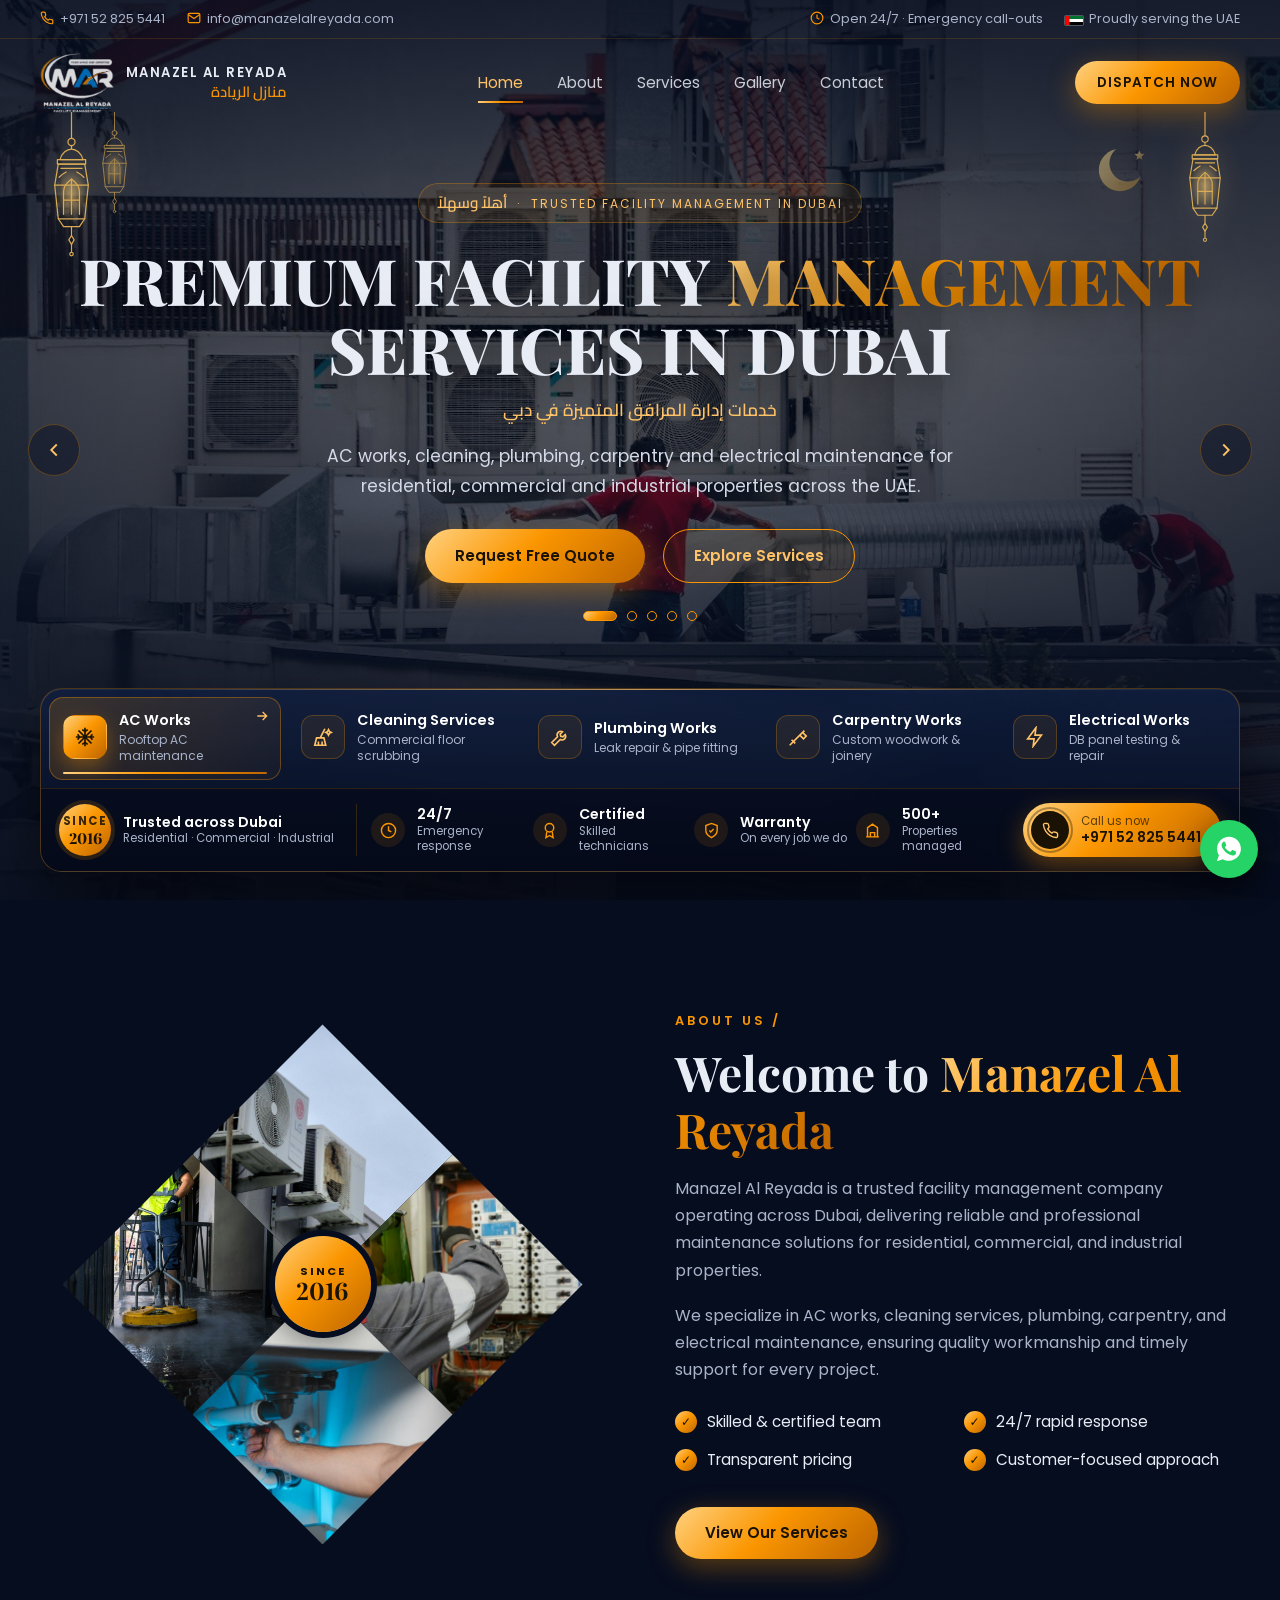
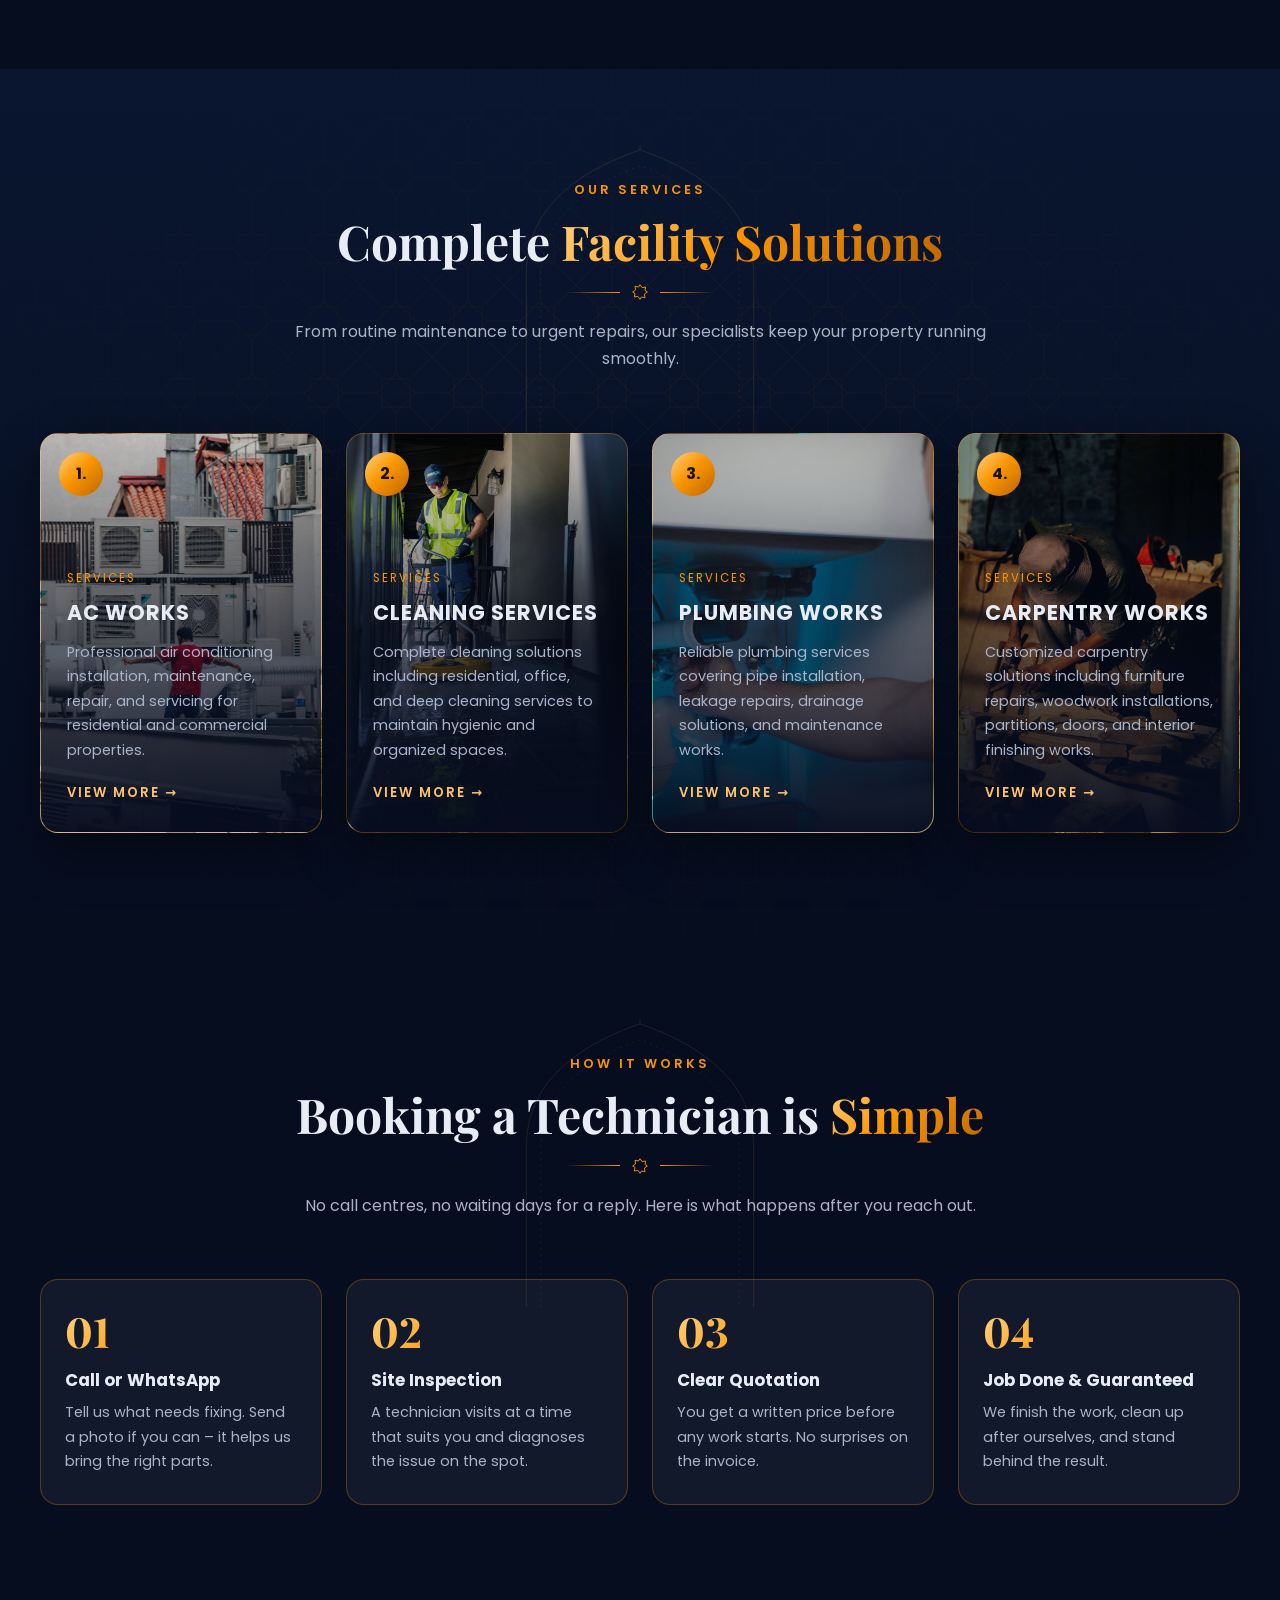
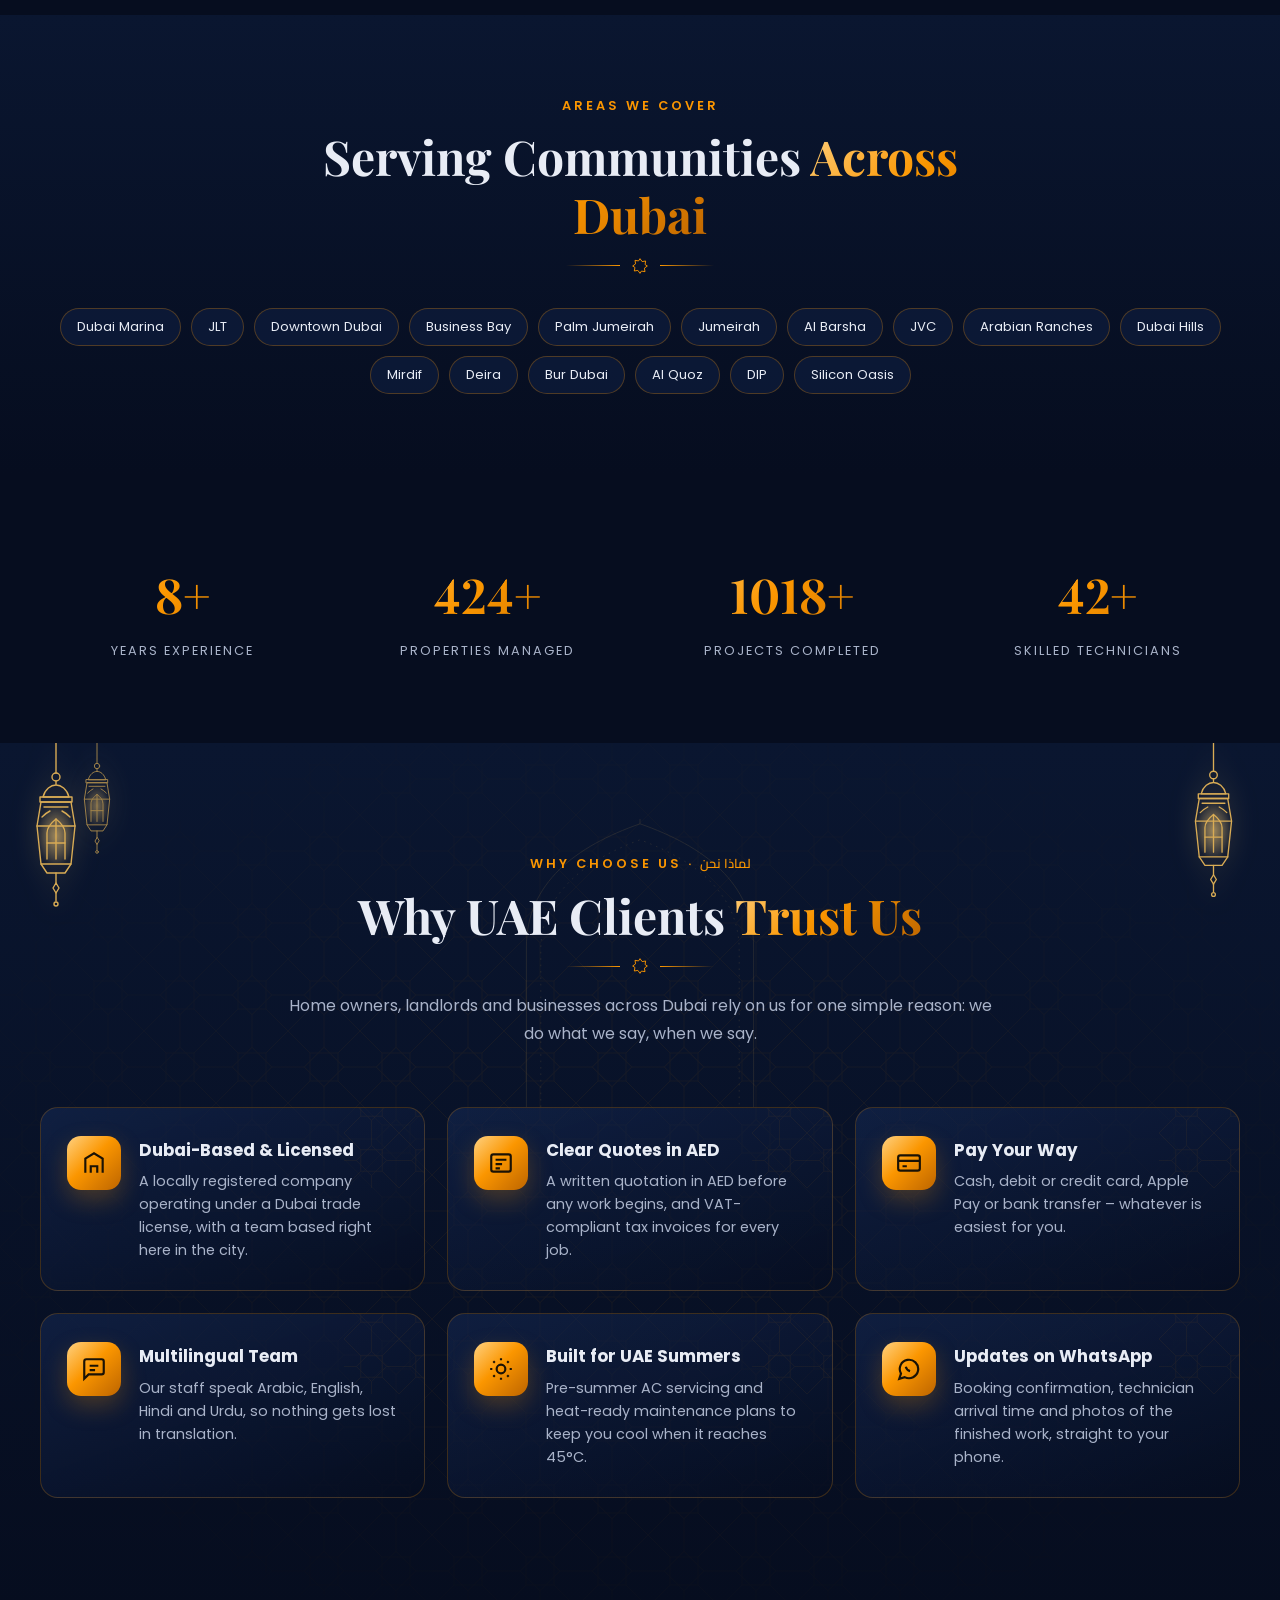
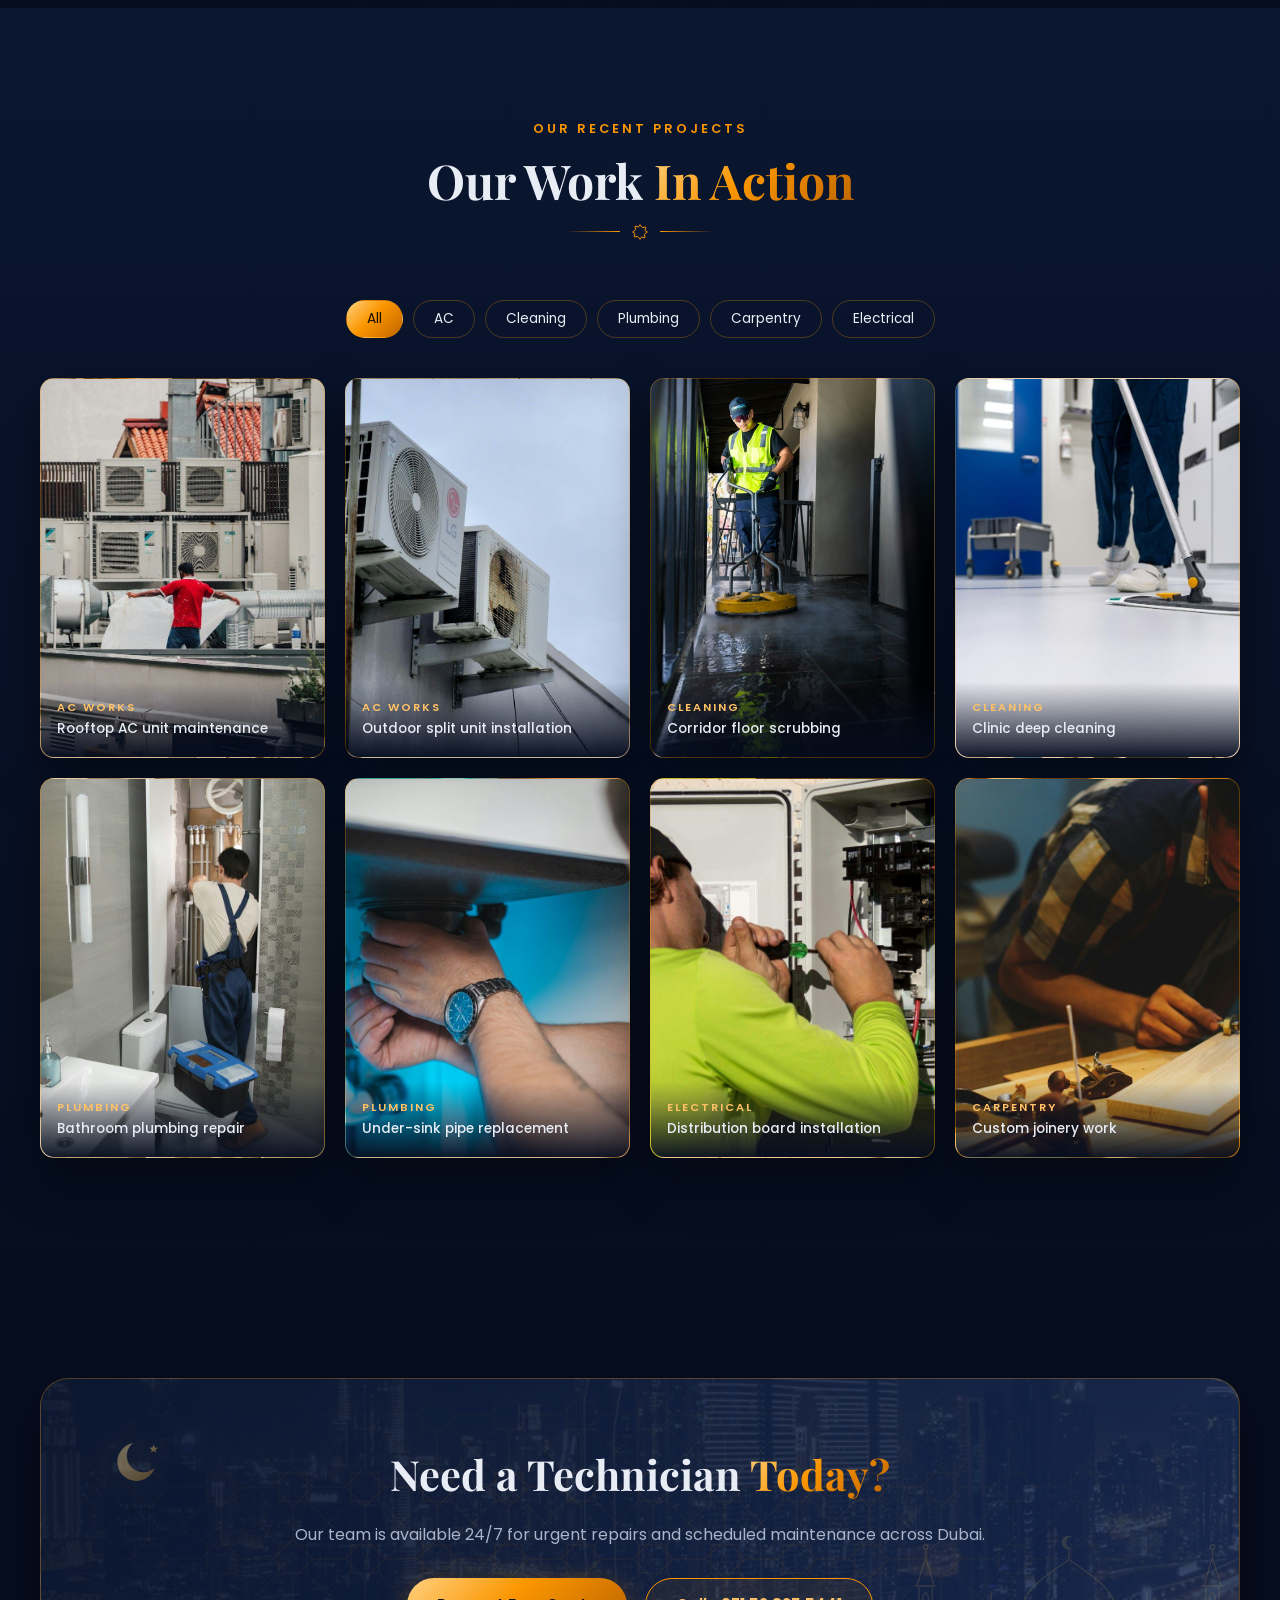
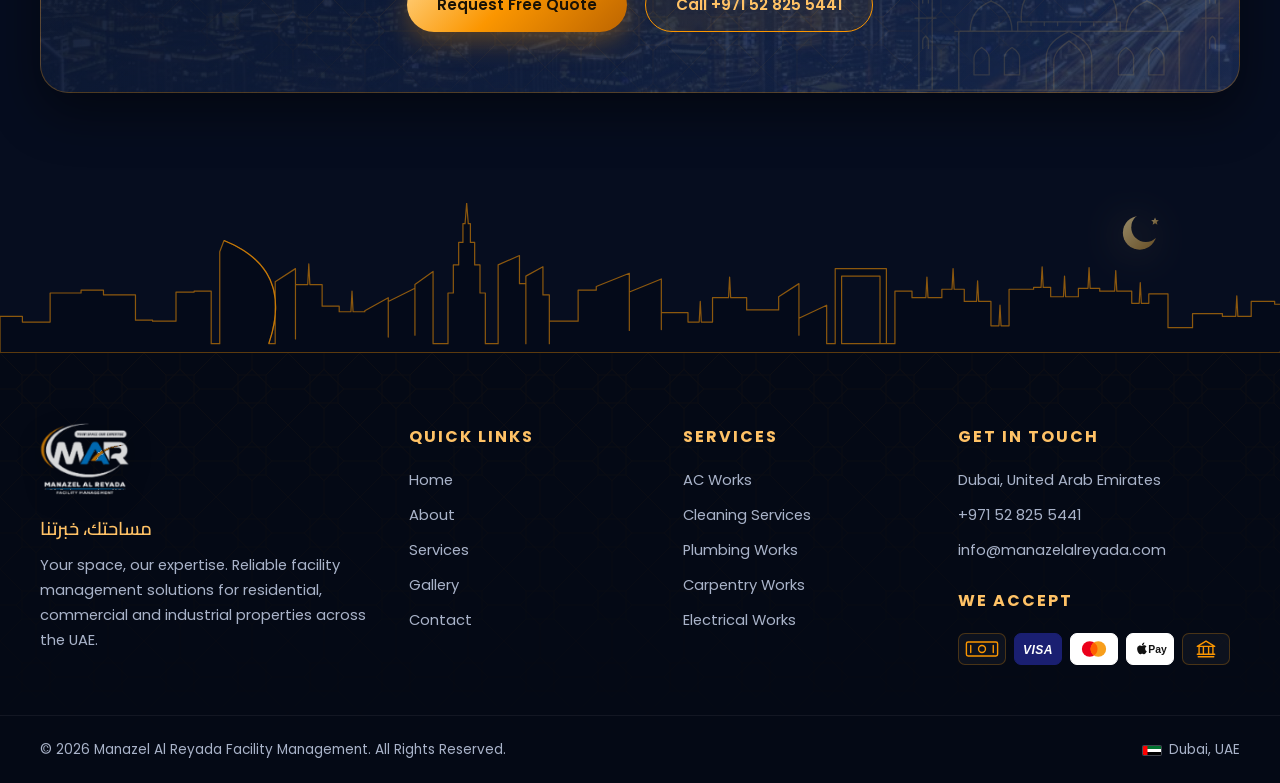
<file: index.html>
<!DOCTYPE html>
<html lang="en">
<head>
  <meta charset="UTF-8" />
  <meta name="viewport" content="width=device-width, initial-scale=1.0, viewport-fit=cover" />
  <meta name="theme-color" content="#060d1f" />
  <title>Manazel Al Reyada | Facility Management Services in Dubai</title>
  <meta name="description" content="Manazel Al Reyada – trusted facility management company in Dubai. AC works, cleaning, plumbing, carpentry and electrical maintenance for residential, commercial and industrial properties." />
  <link rel="icon" href="assets/logo.png" />
  <link rel="preconnect" href="https://fonts.googleapis.com" />
  <link rel="preconnect" href="https://fonts.gstatic.com" crossorigin />
  <link href="https://fonts.googleapis.com/css2?family=Cairo:wght@500;600;700&family=Playfair+Display:wght@600;700;800&family=Poppins:wght@300;400;500;600;700&display=swap" rel="stylesheet" />
  <link rel="stylesheet" href="css/style.css" />
</head>
<body class="home-page">

  <!-- ===== Header ===== -->
  <header class="header">
    <div class="topbar">
      <div class="container">
        <div class="tb-left">
          <a href="tel:+971528255441"><svg viewBox="0 0 24 24" fill="none" stroke="currentColor" stroke-width="2"><path d="M22 16.9v3a2 2 0 0 1-2.2 2 19.8 19.8 0 0 1-8.6-3.1 19.5 19.5 0 0 1-6-6A19.8 19.8 0 0 1 2.1 4.2 2 2 0 0 1 4.1 2h3a2 2 0 0 1 2 1.7c.1.9.4 1.8.7 2.7a2 2 0 0 1-.5 2.1L8 9.8a16 16 0 0 0 6 6l1.3-1.3a2 2 0 0 1 2.1-.4c.9.3 1.8.6 2.7.7a2 2 0 0 1 1.7 2z"/></svg>+971 52 825 5441</a>
          <a href="mailto:info@manazelalreyada.com"><svg viewBox="0 0 24 24" fill="none" stroke="currentColor" stroke-width="2"><rect x="2" y="4" width="20" height="16" rx="2"/><path d="m22 6-10 7L2 6"/></svg>info@manazelalreyada.com</a>
        </div>
        <div class="tb-right">
          <span><svg viewBox="0 0 24 24" fill="none" stroke="currentColor" stroke-width="2"><circle cx="12" cy="12" r="10"/><path d="M12 6v6l4 2"/></svg>Open 24/7 &middot; Emergency call-outs</span>
          <span><svg class="uae-flag" viewBox="0 0 12 6" aria-label="UAE flag"><rect width="12" height="2" fill="#00732f"/><rect y="2" width="12" height="2" fill="#fff"/><rect y="4" width="12" height="2" fill="#000"/><rect width="3" height="6" fill="#ff0000"/></svg>Proudly serving the UAE</span>
        </div>
      </div>
    </div>
    <div class="container nav">
      <a href="index.html" class="brand">
        <div class="brand-logo"><img src="assets/logo.png" alt="Manazel Al Reyada logo" /></div>
        <div class="brand-text">Manazel Al Reyada<span lang="ar" dir="rtl" class="ar">منازل الريادة</span></div>
      </a>
      <ul class="nav-links">
        <li><a href="index.html" class="active">Home</a></li>
        <li><a href="about.html">About</a></li>
        <li><a href="services.html">Services</a></li>
        <li><a href="index.html#gallery">Gallery</a></li>
        <li><a href="contact.html">Contact</a></li>
        <li class="menu-extra">
          <span class="menu-ar" lang="ar" dir="rtl">منازل الريادة</span>
          <a href="tel:+971528255441" class="btn btn-gold menu-btn"><svg viewBox="0 0 24 24" fill="none" stroke="currentColor" stroke-width="2"><path d="M22 16.9v3a2 2 0 0 1-2.2 2 19.8 19.8 0 0 1-8.6-3.1 19.5 19.5 0 0 1-6-6A19.8 19.8 0 0 1 2.1 4.2 2 2 0 0 1 4.1 2h3a2 2 0 0 1 2 1.7c.1.9.4 1.8.7 2.7a2 2 0 0 1-.5 2.1L8 9.8a16 16 0 0 0 6 6l1.3-1.3a2 2 0 0 1 2.1-.4c.9.3 1.8.6 2.7.7a2 2 0 0 1 1.7 2z"/></svg>Call +971 52 825 5441</a>
          <a href="https://wa.me/971528255441" target="_blank" rel="noopener" class="btn menu-btn menu-wa"><svg viewBox="0 0 32 32" fill="currentColor"><path d="M16 3C9 3 3.3 8.7 3.3 15.7c0 2.5.7 4.9 2 7L3 29l6.5-2.2c2 1.1 4.2 1.6 6.5 1.6 7 0 12.7-5.7 12.7-12.7S23 3 16 3zm7.4 18c-.3.9-1.8 1.7-2.5 1.8-.7.1-1.5.2-4.6-1-3.9-1.6-6.4-5.5-6.6-5.8-.2-.3-1.6-2.1-1.6-4s1-2.8 1.3-3.2c.3-.4.7-.5 1-.5h.7c.2 0 .5-.1.8.6.3.7 1 2.5 1.1 2.7.1.2.1.4 0 .6-.1.2-.2.4-.4.6l-.6.7c-.2.2-.4.4-.2.8.2.4 1 1.7 2.2 2.7 1.5 1.3 2.7 1.7 3.1 1.9.4.2.6.2.8-.1.2-.3 1-1.1 1.2-1.5.3-.4.5-.3.9-.2.4.1 2.3 1.1 2.7 1.3.4.2.7.3.8.5.1.2.1 1-.2 1.9z"/></svg>Chat on WhatsApp</a>
          <span class="menu-meta">Open 24/7 &middot; Emergency call-outs<br />Serving all of Dubai</span>
        </li>
      </ul>
      <a href="contact.html" class="btn btn-gold btn-sm">Dispatch Now</a>
      <button class="menu-toggle" aria-label="Open menu"><span></span><span></span><span></span></button>
    </div>
  </header>
  <div class="menu-backdrop" aria-hidden="true"></div>

  <!-- ===== Hero (full-width photo slider) ===== -->
  <section class="hero-slider" aria-label="Our services in action">
    <div class="slides">
      <div class="slide active" style="background-image:url('assets/img/ac-rooftop.jpg')"></div>
      <div class="slide" style="background-image:url('assets/img/cleaning-floor.jpg')"></div>
      <div class="slide" style="background-image:url('assets/img/plumber-sink.jpg')"></div>
      <div class="slide" style="background-image:url('assets/img/carpenter-workshop.jpg')"></div>
      <div class="slide" style="background-image:url('assets/img/electrician-panel.jpg')"></div>
    </div>
    <div class="hero-shade"></div>
    <div class="ia ia-hero" aria-hidden="true"><img class="lantern l1" src="assets/art/lantern.svg" alt="" /><img class="lantern l2" src="assets/art/lantern.svg" alt="" /><img class="lantern l3" src="assets/art/lantern.svg" alt="" /><img class="crescent" src="assets/art/crescent.svg" alt="" /></div>
    <div class="sparkles"></div>

    <div class="container hero-center">
      <span class="tag reveal"><span lang="ar" dir="rtl" class="ar">أهلاً وسهلاً</span> &nbsp;&middot;&nbsp; Trusted Facility Management in Dubai</span>
      <h1 class="reveal">Premium Facility <span class="gold">Management</span><br />Services in Dubai</h1>
      <p class="ar-line reveal" lang="ar" dir="rtl">خدمات إدارة المرافق المتميزة في دبي</p>
      <p class="reveal">AC works, cleaning, plumbing, carpentry and electrical maintenance for residential, commercial and industrial properties across the UAE.</p>
      <div class="hero-actions reveal">
        <a href="contact.html" class="btn btn-gold">Request Free Quote</a>
        <a href="services.html" class="btn btn-outline">Explore Services</a>
      </div>
      <div class="hs-dots reveal"><button class="hs-dot active" data-slide="0" aria-label="Show slide 1"></button><button class="hs-dot" data-slide="1" aria-label="Show slide 2"></button><button class="hs-dot" data-slide="2" aria-label="Show slide 3"></button><button class="hs-dot" data-slide="3" aria-label="Show slide 4"></button><button class="hs-dot" data-slide="4" aria-label="Show slide 5"></button></div>
    </div>

    <button class="hs-arrow hs-prev" aria-label="Previous slide"><svg viewBox="0 0 24 24" fill="none" stroke="currentColor" stroke-width="2"><path d="m15 18-6-6 6-6"/></svg></button>
    <button class="hs-arrow hs-next" aria-label="Next slide"><svg viewBox="0 0 24 24" fill="none" stroke="currentColor" stroke-width="2"><path d="m9 18 6-6-6-6"/></svg></button>

    <div class="container hs-panel-wrap">
      <div class="hs-panel">
        <div class="hs-tabs" role="tablist" aria-label="Our services">
        <a href="services.html#ac" class="hs-item active" data-slide="0"><span class="hs-icon"><svg viewBox="0 0 24 24" fill="none" stroke="currentColor" stroke-width="1.8"><path d="M12 2v20M4.9 4.9l14.2 14.2M2 12h20M4.9 19.1 19.1 4.9"/><path d="m9 4 3 2 3-2M9 20l3-2 3 2M4 9l2 3-2 3M20 9l-2 3 2 3"/></svg></span><span><b>AC Works</b><small>Rooftop AC maintenance</small></span><span class="hs-arrow-go"><svg viewBox="0 0 24 24" fill="none" stroke="currentColor" stroke-width="2"><path d="M5 12h14M13 6l6 6-6 6"/></svg></span><i class="hs-progress"></i></a>
        <a href="services.html#cleaning" class="hs-item" data-slide="1"><span class="hs-icon"><svg viewBox="0 0 24 24" fill="none" stroke="currentColor" stroke-width="1.8"><path d="M14 3 9 13M5 13h8l2 8H3l2-8z"/><path d="M7 17v4M11 17v4M18 4l1 2 2 1-2 1-1 2-1-2-2-1 2-1z"/></svg></span><span><b>Cleaning Services</b><small>Commercial floor scrubbing</small></span><span class="hs-arrow-go"><svg viewBox="0 0 24 24" fill="none" stroke="currentColor" stroke-width="2"><path d="M5 12h14M13 6l6 6-6 6"/></svg></span><i class="hs-progress"></i></a>
        <a href="services.html#plumbing" class="hs-item" data-slide="2"><span class="hs-icon"><svg viewBox="0 0 24 24" fill="none" stroke="currentColor" stroke-width="1.8"><path d="M14.7 6.3a4 4 0 0 0-5.4 5.4L3 18l3 3 6.3-6.3a4 4 0 0 0 5.4-5.4l-2.5 2.5-2.4-.6-.6-2.4z"/></svg></span><span><b>Plumbing Works</b><small>Leak repair &amp; pipe fitting</small></span><span class="hs-arrow-go"><svg viewBox="0 0 24 24" fill="none" stroke="currentColor" stroke-width="2"><path d="M5 12h14M13 6l6 6-6 6"/></svg></span><i class="hs-progress"></i></a>
        <a href="services.html#carpentry" class="hs-item" data-slide="3"><span class="hs-icon"><svg viewBox="0 0 24 24" fill="none" stroke="currentColor" stroke-width="1.8"><path d="M3 21 14 10M14 10l3-3 4 4-3 3zM17 7l2-2"/><path d="M5 15l4 4"/></svg></span><span><b>Carpentry Works</b><small>Custom woodwork &amp; joinery</small></span><span class="hs-arrow-go"><svg viewBox="0 0 24 24" fill="none" stroke="currentColor" stroke-width="2"><path d="M5 12h14M13 6l6 6-6 6"/></svg></span><i class="hs-progress"></i></a>
        <a href="services.html#electrical" class="hs-item" data-slide="4"><span class="hs-icon"><svg viewBox="0 0 24 24" fill="none" stroke="currentColor" stroke-width="1.8"><path d="M13 2 4 14h7l-1 8 9-12h-7z"/></svg></span><span><b>Electrical Works</b><small>DB panel testing &amp; repair</small></span><span class="hs-arrow-go"><svg viewBox="0 0 24 24" fill="none" stroke="currentColor" stroke-width="2"><path d="M5 12h14M13 6l6 6-6 6"/></svg></span><i class="hs-progress"></i></a>
        </div>
        <div class="hs-trust">
          <div class="ht-since"><span class="ht-seal"><small>SINCE</small>2016</span><span><b>Trusted across Dubai</b><small>Residential &middot; Commercial &middot; Industrial</small></span></div>
          <div class="ht-item"><span class="ht-icon"><svg viewBox="0 0 24 24" fill="none" stroke="currentColor" stroke-width="2"><circle cx="12" cy="12" r="10"/><path d="M12 6v6l4 2"/></svg></span><span><b>24/7</b><small>Emergency response</small></span></div>
          <div class="ht-item"><span class="ht-icon"><svg viewBox="0 0 24 24" fill="none" stroke="currentColor" stroke-width="2"><circle cx="12" cy="8" r="6"/><path d="M8.2 13.4 7 22l5-3 5 3-1.2-8.6"/></svg></span><span><b>Certified</b><small>Skilled technicians</small></span></div>
          <div class="ht-item"><span class="ht-icon"><svg viewBox="0 0 24 24" fill="none" stroke="currentColor" stroke-width="2"><path d="M12 22s8-4 8-10V5l-8-3-8 3v7c0 6 8 10 8 10z"/><path d="m9 12 2 2 4-4"/></svg></span><span><b>Warranty</b><small>On every job we do</small></span></div>
          <div class="ht-item"><span class="ht-icon"><svg viewBox="0 0 24 24" fill="none" stroke="currentColor" stroke-width="2"><path d="M3 21h18M5 21V8l7-5 7 5v13M9 21v-6h6v6"/></svg></span><span><b>500+</b><small>Properties managed</small></span></div>
          <a href="tel:+971528255441" class="ht-call"><span class="ht-call-icon"><svg viewBox="0 0 24 24" fill="none" stroke="currentColor" stroke-width="2"><path d="M22 16.9v3a2 2 0 0 1-2.2 2 19.8 19.8 0 0 1-8.6-3.1 19.5 19.5 0 0 1-6-6A19.8 19.8 0 0 1 2.1 4.2 2 2 0 0 1 4.1 2h3a2 2 0 0 1 2 1.7c.1.9.4 1.8.7 2.7a2 2 0 0 1-.5 2.1L8 9.8a16 16 0 0 0 6 6l1.3-1.3a2 2 0 0 1 2.1-.4c.9.3 1.8.6 2.7.7a2 2 0 0 1 1.7 2z"/></svg></span><span><small>Call us now</small><b>+971 52 825 5441</b></span></a>
        </div>
      </div>
    </div>
  </section>

  <!-- ===== About ===== -->
  <section>
    <div class="container about-grid">
      <div class="diamond-collage reveal">
        <div class="diamond d1" style="background-image:url('assets/img/ac-units.jpg')"></div>
        <div class="diamond d2" style="background-image:url('assets/img/cleaning-floor.jpg')"></div>
        <div class="diamond d3" style="background-image:url('assets/img/electrician-panel.jpg')"></div>
        <div class="diamond d4" style="background-image:url('assets/img/plumber-sink.jpg')"></div>
        <div class="since"><small>SINCE</small><b>2016</b></div>
      </div>
      <div class="about-text reveal">
        <span class="eyebrow">About Us /</span>
        <h2>Welcome to <span class="gold">Manazel Al Reyada</span></h2>
        <p>Manazel Al Reyada is a trusted facility management company operating across Dubai, delivering reliable and professional maintenance solutions for residential, commercial, and industrial properties.</p>
        <p>We specialize in AC works, cleaning services, plumbing, carpentry, and electrical maintenance, ensuring quality workmanship and timely support for every project.</p>
        <ul class="check-list">
          <li>Skilled &amp; certified team</li>
          <li>24/7 rapid response</li>
          <li>Transparent pricing</li>
          <li>Customer-focused approach</li>
        </ul>
        <a href="services.html" class="btn btn-gold">View Our Services</a>
      </div>
    </div>
  </section>

  <!-- ===== Services ===== -->
  <section class="section-alt uae-pattern">
    <div class="container">
      <div class="section-head reveal">
        <span class="eyebrow">Our Services</span>
        <h2>Complete <span class="gold">Facility Solutions</span></h2>
        <span class="ornament" aria-hidden="true"><i></i><svg viewBox="0 0 24 24"><path d="M12 1l3.2 4.4 5.3-.9-.9 5.3L23 12l-4.4 3.2.9 5.3-5.3-.9L12 23l-3.2-4.4-5.3.9.9-5.3L1 12l4.4-3.2-.9-5.3 5.3.9z"/></svg><i></i></span>
        <p>From routine maintenance to urgent repairs, our specialists keep your property running smoothly.</p>
      </div>
      <div class="services-grid">
        <div class="service-card reveal" style="background-image:url('assets/img/ac-rooftop.jpg')">
          <span class="num">1.</span>
          <div class="service-body">
            <small>Services</small>
            <h3>AC Works</h3>
            <p>Professional air conditioning installation, maintenance, repair, and servicing for residential and commercial properties.</p>
            <a href="services.html#ac" class="link-more">VIEW MORE →</a>
          </div>
        </div>
        <div class="service-card reveal" style="background-image:url('assets/img/cleaning-floor.jpg')">
          <span class="num">2.</span>
          <div class="service-body">
            <small>Services</small>
            <h3>Cleaning Services</h3>
            <p>Complete cleaning solutions including residential, office, and deep cleaning services to maintain hygienic and organized spaces.</p>
            <a href="services.html#cleaning" class="link-more">VIEW MORE →</a>
          </div>
        </div>
        <div class="service-card reveal" style="background-image:url('assets/img/plumber-sink.jpg')">
          <span class="num">3.</span>
          <div class="service-body">
            <small>Services</small>
            <h3>Plumbing Works</h3>
            <p>Reliable plumbing services covering pipe installation, leakage repairs, drainage solutions, and maintenance works.</p>
            <a href="services.html#plumbing" class="link-more">VIEW MORE →</a>
          </div>
        </div>
        <div class="service-card reveal" style="background-image:url('assets/img/carpenter-workshop.jpg')">
          <span class="num">4.</span>
          <div class="service-body">
            <small>Services</small>
            <h3>Carpentry Works</h3>
            <p>Customized carpentry solutions including furniture repairs, woodwork installations, partitions, doors, and interior finishing works.</p>
            <a href="services.html#carpentry" class="link-more">VIEW MORE →</a>
          </div>
        </div>
      </div>
      <div class="swipe-hint" aria-hidden="true"><svg viewBox="0 0 24 24" fill="none" stroke="currentColor" stroke-width="2"><path d="M5 12h14M13 6l6 6-6 6"/></svg>Swipe to see more</div>
    </div>
  </section>

  <!-- ===== How it works ===== -->
  <section>
    <div class="container">
      <div class="section-head reveal">
        <span class="eyebrow">How It Works</span>
        <h2>Booking a Technician is <span class="gold">Simple</span></h2>
        <span class="ornament" aria-hidden="true"><i></i><svg viewBox="0 0 24 24"><path d="M12 1l3.2 4.4 5.3-.9-.9 5.3L23 12l-4.4 3.2.9 5.3-5.3-.9L12 23l-3.2-4.4-5.3.9.9-5.3L1 12l4.4-3.2-.9-5.3 5.3.9z"/></svg><i></i></span>
        <p>No call centres, no waiting days for a reply. Here is what happens after you reach out.</p>
      </div>
      <div class="steps">
        <div class="step reveal"><h4>Call or WhatsApp</h4><p>Tell us what needs fixing. Send a photo if you can &ndash; it helps us bring the right parts.</p></div>
        <div class="step reveal"><h4>Site Inspection</h4><p>A technician visits at a time that suits you and diagnoses the issue on the spot.</p></div>
        <div class="step reveal"><h4>Clear Quotation</h4><p>You get a written price before any work starts. No surprises on the invoice.</p></div>
        <div class="step reveal"><h4>Job Done &amp; Guaranteed</h4><p>We finish the work, clean up after ourselves, and stand behind the result.</p></div>
      </div>
    </div>
  </section>

  <!-- ===== Service Areas ===== -->
  <section class="section-alt" style="padding:80px 0">
    <div class="container">
      <div class="section-head reveal" style="margin-bottom:34px">
        <span class="eyebrow">Areas We Cover</span>
        <h2>Serving Communities <span class="gold">Across Dubai</span></h2>
        <span class="ornament" aria-hidden="true"><i></i><svg viewBox="0 0 24 24"><path d="M12 1l3.2 4.4 5.3-.9-.9 5.3L23 12l-4.4 3.2.9 5.3-5.3-.9L12 23l-3.2-4.4-5.3.9.9-5.3L1 12l4.4-3.2-.9-5.3 5.3.9z"/></svg><i></i></span>
      </div>
        <div class="areas reveal">
          <span class="chip">Dubai Marina</span><span class="chip">JLT</span><span class="chip">Downtown Dubai</span><span class="chip">Business Bay</span>
          <span class="chip">Palm Jumeirah</span><span class="chip">Jumeirah</span><span class="chip">Al Barsha</span><span class="chip">JVC</span>
          <span class="chip">Arabian Ranches</span><span class="chip">Dubai Hills</span><span class="chip">Mirdif</span><span class="chip">Deira</span>
          <span class="chip">Bur Dubai</span><span class="chip">Al Quoz</span><span class="chip">DIP</span><span class="chip">Silicon Oasis</span>
        </div>
    </div>
  </section>

  <!-- ===== Counters ===== -->
  <section style="padding:80px 0">
    <div class="container counters reveal">
      <div class="counter"><strong class="gold" data-count="10" data-suffix="+">10+</strong><span>Years Experience</span></div>
      <div class="counter"><strong class="gold" data-count="500" data-suffix="+">500+</strong><span>Properties Managed</span></div>
      <div class="counter"><strong class="gold" data-count="1200" data-suffix="+">1200+</strong><span>Projects Completed</span></div>
      <div class="counter"><strong class="gold" data-count="50" data-suffix="+">50+</strong><span>Skilled Technicians</span></div>
    </div>
  </section>

  <!-- ===== Why UAE clients trust us ===== -->
  <section class="section-alt uae-pattern">
    <div class="ia ia-trust" aria-hidden="true"><img class="lantern l1" src="assets/art/lantern.svg" alt="" /><img class="lantern l2" src="assets/art/lantern.svg" alt="" /><img class="lantern l3" src="assets/art/lantern.svg" alt="" /></div>
    <div class="container">
      <div class="section-head reveal">
        <span class="eyebrow">Why Choose Us &middot; <span lang="ar" dir="rtl" class="ar">لماذا نحن</span></span>
        <h2>Why UAE Clients <span class="gold">Trust Us</span></h2>
        <span class="ornament" aria-hidden="true"><i></i><svg viewBox="0 0 24 24"><path d="M12 1l3.2 4.4 5.3-.9-.9 5.3L23 12l-4.4 3.2.9 5.3-5.3-.9L12 23l-3.2-4.4-5.3.9.9-5.3L1 12l4.4-3.2-.9-5.3 5.3.9z"/></svg><i></i></span>
        <p>Home owners, landlords and businesses across Dubai rely on us for one simple reason: we do what we say, when we say.</p>
      </div>
      <div class="trust-grid">
        <div class="trust-card reveal"><div class="icon"><svg viewBox="0 0 24 24" fill="none" stroke="currentColor" stroke-width="2"><path d="M4 21V8l8-5 8 5v13"/><path d="M9 21v-6h6v6M9 10h.01M15 10h.01"/></svg></div><div><h4>Dubai-Based &amp; Licensed</h4><p>A locally registered company operating under a Dubai trade license, with a team based right here in the city.</p></div></div>
        <div class="trust-card reveal"><div class="icon"><svg viewBox="0 0 24 24" fill="none" stroke="currentColor" stroke-width="2"><rect x="3" y="4" width="18" height="16" rx="2"/><path d="M7 9h10M7 13h6M7 17h4"/></svg></div><div><h4>Clear Quotes in AED</h4><p>A written quotation in AED before any work begins, and VAT-compliant tax invoices for every job.</p></div></div>
        <div class="trust-card reveal"><div class="icon"><svg viewBox="0 0 24 24" fill="none" stroke="currentColor" stroke-width="2"><rect x="2" y="5" width="20" height="14" rx="2"/><path d="M2 10h20M6 15h4"/></svg></div><div><h4>Pay Your Way</h4><p>Cash, debit or credit card, Apple Pay or bank transfer &ndash; whatever is easiest for you.</p></div></div>
        <div class="trust-card reveal"><div class="icon"><svg viewBox="0 0 24 24" fill="none" stroke="currentColor" stroke-width="2"><path d="M21 15a2 2 0 0 1-2 2H7l-4 4V5a2 2 0 0 1 2-2h14a2 2 0 0 1 2 2z"/><path d="M8 9h8M8 13h5"/></svg></div><div><h4>Multilingual Team</h4><p>Our staff speak Arabic, English, Hindi and Urdu, so nothing gets lost in translation.</p></div></div>
        <div class="trust-card reveal"><div class="icon"><svg viewBox="0 0 24 24" fill="none" stroke="currentColor" stroke-width="2"><circle cx="12" cy="12" r="4"/><path d="M12 2v2M12 20v2M4.9 4.9l1.4 1.4M17.7 17.7l1.4 1.4M2 12h2M20 12h2M4.9 19.1l1.4-1.4M17.7 6.3l1.4-1.4"/></svg></div><div><h4>Built for UAE Summers</h4><p>Pre-summer AC servicing and heat-ready maintenance plans to keep you cool when it reaches 45&deg;C.</p></div></div>
        <div class="trust-card reveal"><div class="icon"><svg viewBox="0 0 24 24" fill="none" stroke="currentColor" stroke-width="2"><path d="M3 21l1.6-4.8A8.5 8.5 0 1 1 8 19.5z"/><path d="M9 10c.5 2 2 3.5 4 4"/></svg></div><div><h4>Updates on WhatsApp</h4><p>Booking confirmation, technician arrival time and photos of the finished work, straight to your phone.</p></div></div>
      </div>
      <div class="swipe-hint" aria-hidden="true"><svg viewBox="0 0 24 24" fill="none" stroke="currentColor" stroke-width="2"><path d="M5 12h14M13 6l6 6-6 6"/></svg>Swipe to see more</div>
    </div>
  </section>

  <!-- ===== Gallery ===== -->
  <section id="gallery" class="section-alt">
    <div class="container">
      <div class="section-head reveal">
        <span class="eyebrow">Our Recent Projects</span>
        <h2>Our Work <span class="gold">In Action</span></h2>
        <span class="ornament" aria-hidden="true"><i></i><svg viewBox="0 0 24 24"><path d="M12 1l3.2 4.4 5.3-.9-.9 5.3L23 12l-4.4 3.2.9 5.3-5.3-.9L12 23l-3.2-4.4-5.3.9.9-5.3L1 12l4.4-3.2-.9-5.3 5.3.9z"/></svg><i></i></span>
      </div>
      <div class="filters reveal">
        <button class="filter-btn active" data-filter="all">All</button>
        <button class="filter-btn" data-filter="ac">AC</button>
        <button class="filter-btn" data-filter="cleaning">Cleaning</button>
        <button class="filter-btn" data-filter="plumbing">Plumbing</button>
        <button class="filter-btn" data-filter="carpentry">Carpentry</button>
        <button class="filter-btn" data-filter="electrical">Electrical</button>
      </div>
      <div class="gallery-grid">
        <div class="gallery-item reveal" data-cat="ac" style="background-image:url('assets/img/ac-rooftop.jpg')"><div class="cap"><b>AC Works</b>Rooftop AC unit maintenance</div></div>
        <div class="gallery-item reveal" data-cat="ac" style="background-image:url('assets/img/ac-units.jpg')"><div class="cap"><b>AC Works</b>Outdoor split unit installation</div></div>
        <div class="gallery-item reveal" data-cat="cleaning" style="background-image:url('assets/img/cleaning-floor.jpg')"><div class="cap"><b>Cleaning</b>Corridor floor scrubbing</div></div>
        <div class="gallery-item reveal" data-cat="cleaning" style="background-image:url('assets/img/cleaning-mop.jpg')"><div class="cap"><b>Cleaning</b>Clinic deep cleaning</div></div>
        <div class="gallery-item reveal" data-cat="plumbing" style="background-image:url('assets/img/plumber-bathroom.jpg')"><div class="cap"><b>Plumbing</b>Bathroom plumbing repair</div></div>
        <div class="gallery-item reveal" data-cat="plumbing" style="background-image:url('assets/img/plumber-pipes.jpg')"><div class="cap"><b>Plumbing</b>Under-sink pipe replacement</div></div>
        <div class="gallery-item reveal" data-cat="electrical" style="background-image:url('assets/img/electrician-install.jpg')"><div class="cap"><b>Electrical</b>Distribution board installation</div></div>
        <div class="gallery-item reveal" data-cat="carpentry" style="background-image:url('assets/img/carpenter-detail.jpg')"><div class="cap"><b>Carpentry</b>Custom joinery work</div></div>
      </div>
    </div>
  </section>

  <!-- ===== CTA ===== -->
  <section>
    <div class="container">
      <div class="cta uae-pattern reveal">
        <div class="ia ia-cta" aria-hidden="true"><img class="mosque" src="assets/art/mosque.svg" alt="" /><img class="crescent" src="assets/art/crescent.svg" alt="" /></div>
        <h2>Need a Technician <span class="gold">Today?</span></h2>
        <p>Our team is available 24/7 for urgent repairs and scheduled maintenance across Dubai.</p>
        <div class="hero-actions" style="justify-content:center">
          <a href="contact.html" class="btn btn-gold">Request Free Quote</a>
          <a href="tel:+971528255441" class="btn btn-outline">Call +971 52 825 5441</a>
        </div>
      </div>
    </div>
  </section>

  <!-- ===== Footer ===== -->
  <div class="skyline" aria-hidden="true">
    <img class="crescent" src="assets/art/crescent.svg" alt="" />
    <svg viewBox="0 0 1200 160" preserveAspectRatio="none"><path d="M0 160 L0 121 L21 121 L21 127 L47 127 L47 96 L76 96 L76 93 L97 93 L97 98 L127 98 L127 125 L143 125 L143 126 L165 126 L165 95 L182 95 L182 94 L198 94 L198 150 L206 150 L206 52 L210 40 L220.4 45.3 L229.5 51.4 L237.4 58.1 L244.0 65.6 L249.4 73.7 L253.5 82.5 L256.4 92.0 L258.0 102.2 L258.4 113.1 L257.5 124.7 L255.4 137.0 L252.0 150.0 L258 150 L258 84 L277 70 L277 70 L277 145 L277 87 L288.5 87 L289.5 65 L290.5 87 L302 87 L302 110 L318 110 L318 116 L329.0 116 L330.0 94 L331.0 116 L342 116 L342 115 L364 101 L364 101 L364 143 L364 105 L389 91 L389 91 L389 141 L389 87 L406 73 L406 73 L406 140 L406 150 L420 150 L420 150 L420 96 L425 96 L425 66 L430 66 L430 42 L434 42 L434 22 L436 22 L437.5 0 L437.5 0 L439 22 L441 22 L441 42 L445 42 L445 66 L450 66 L450 96 L455 96 L455 150 L467 150 L467 66 L487 56 L487 86 L493 86 L493 150 L493 78 L509 68 L509 98 L515 98 L515 150 L515 126 L542 126 L542 93 L559 93 L559 89 L590 75 L590 75 L590 136 L590 95 L620 81 L620 81 L620 135 L620 117 L645 117 L645 127 L655.5 127 L656.5 105 L657.5 127 L668 127 L668 101 L683.0 101 L684.0 79 L685.0 101 L700 101 L700 114 L730 114 L730 100 L749 86 L749 86 L749 141 L749 123 L775 109 L775 109 L775 133 L775 150 L783 150 L783 70 L831 70 L831 150 L825 150 L825 78 L789 78 L789 150 L839 150 L839 94 L855 94 L855 101 L868.0 101 L869.0 79 L870.0 101 L883 101 L883 92 L892.5 92 L893.5 70 L894.5 92 L904 92 L904 105 L915.5 105 L916.5 83 L917.5 105 L929 105 L929 131 L936.5 131 L937.5 109 L938.5 131 L946 131 L946 92 L969 92 L969 90 L976.0 90 L977.0 68 L978.0 90 L985 90 L985 100 L997.0 100 L998.0 78 L999.0 100 L1011 100 L1011 91 L1020.0 91 L1021.0 69 L1022.0 91 L1031 91 L1031 94 L1045.0 94 L1046.0 72 L1047.0 94 L1061 94 L1061 107 L1068.0 107 L1069.0 85 L1070.0 107 L1077 107 L1077 97 L1095 97 L1095 133 L1118 133 L1118 118 L1146 118 L1146 121 L1158.5 121 L1159.5 99 L1160.5 121 L1173 121 L1173 105 L1195 105 L1195 108 L1203.0 108 L1204.0 86 L1205.0 108 L1213 108 L1200 160"/><path d="M210 40 Q276 70 252 150"/></svg>
  </div>
  <footer class="footer uae-pattern">
    <div class="container footer-grid">
      <div>
        <a href="index.html" class="brand">
          <div class="brand-logo"><img src="assets/logo.png" alt="Manazel Al Reyada logo" /></div>
        </a>
        <p class="ar-tag" lang="ar" dir="rtl">مساحتك، خبرتنا</p>
        <p>Your space, our expertise. Reliable facility management solutions for residential, commercial and industrial properties across the UAE.</p>
      </div>
      <div>
        <h5>Quick Links</h5>
        <ul>
          <li><a href="index.html">Home</a></li>
          <li><a href="about.html">About</a></li>
          <li><a href="services.html">Services</a></li>
          <li><a href="index.html#gallery">Gallery</a></li>
          <li><a href="contact.html">Contact</a></li>
        </ul>
      </div>
      <div>
        <h5>Services</h5>
        <ul>
          <li><a href="services.html#ac">AC Works</a></li>
          <li><a href="services.html#cleaning">Cleaning Services</a></li>
          <li><a href="services.html#plumbing">Plumbing Works</a></li>
          <li><a href="services.html#carpentry">Carpentry Works</a></li>
          <li><a href="services.html#electrical">Electrical Works</a></li>
        </ul>
      </div>
      <div>
        <h5>Get In Touch</h5>
        <ul>
          <li>Dubai, United Arab Emirates</li>
          <li><a href="tel:+971528255441">+971 52 825 5441</a></li>
          <li><a href="mailto:info@manazelalreyada.com">info@manazelalreyada.com</a></li>
        </ul>
        <h5 style="margin-top:24px">We Accept</h5>
        <div class="pay"><span class="pay-ic pay-cash" role="img" aria-label="Cash" title="Cash"><svg viewBox="0 0 48 30"><rect x="6" y="7" width="36" height="16" rx="2" fill="none" stroke="#fb9600" stroke-width="1.6"/><circle cx="24" cy="15" r="4" fill="none" stroke="#fb9600" stroke-width="1.6"/><path d="M11 11v8M37 11v8" stroke="#fb9600" stroke-width="1.6" stroke-linecap="round"/></svg></span><span class="pay-ic pay-visa" role="img" aria-label="Visa" title="Visa"><svg viewBox="0 0 48 30"><text x="24" y="20.5" text-anchor="middle" font-family="Arial, Helvetica, sans-serif" font-weight="900" font-style="italic" font-size="14" letter-spacing=".5" fill="#ffffff">VISA</text></svg></span><span class="pay-ic pay-mc" role="img" aria-label="Mastercard" title="Mastercard"><svg viewBox="0 0 48 30"><circle cx="19" cy="15" r="9" fill="#eb001b"/><circle cx="29" cy="15" r="9" fill="#f79e1b"/><path d="M24 7.5a9 9 0 0 1 0 15 9 9 0 0 1 0-15z" fill="#ff5f00"/></svg></span><span class="pay-ic pay-apple" role="img" aria-label="Apple Pay" title="Apple Pay"><svg viewBox="0 0 48 30"><g transform="translate(5 4.5) scale(.82)" fill="#111"><path d="M16.37 12.5c-.02-2.1 1.72-3.12 1.8-3.17-.98-1.43-2.5-1.63-3.04-1.65-1.29-.13-2.52.76-3.18.76-.66 0-1.67-.74-2.75-.72-1.41.02-2.72.82-3.45 2.09-1.47 2.55-.38 6.33 1.06 8.4.7 1.01 1.53 2.15 2.62 2.11 1.05-.04 1.45-.68 2.72-.68 1.27 0 1.63.68 2.74.66 1.13-.02 1.85-1.03 2.54-2.05.8-1.17 1.13-2.31 1.15-2.37-.03-.01-2.2-.84-2.21-3.38zM14.3 6.31c.58-.7.97-1.68.86-2.65-.83.03-1.84.55-2.44 1.25-.53.62-1 1.61-.88 2.57.93.07 1.88-.47 2.46-1.17z"/></g><text x="22" y="20" font-family="-apple-system, Segoe UI, Arial, sans-serif" font-weight="600" font-size="12" fill="#111">Pay</text></svg></span><span class="pay-ic pay-bank" role="img" aria-label="Bank Transfer" title="Bank Transfer"><svg viewBox="0 0 48 30" fill="none" stroke="#fb9600" stroke-width="1.6" stroke-linejoin="round" stroke-linecap="round"><path d="M14 12l10-6 10 6zM15 24h18M16 12v9M21 12v9M27 12v9M32 12v9M14 21h20"/></svg></span></div>
      </div>
    </div>
    <div class="copyright">
      <div class="container copy-row">
        <span>© <span class="year">2026</span> Manazel Al Reyada Facility Management. All Rights Reserved.</span>
        <span class="license"><svg class="uae-flag" viewBox="0 0 12 6" aria-label="UAE flag"><rect width="12" height="2" fill="#00732f"/><rect y="2" width="12" height="2" fill="#fff"/><rect y="4" width="12" height="2" fill="#000"/><rect width="3" height="6" fill="#ff0000"/></svg>Dubai, UAE</span>
      </div>
    </div>
  </footer>

  <!-- ===== Mobile sticky action bar ===== -->
  <nav class="mobile-bar" aria-label="Quick contact">
    <a href="tel:+971528255441" class="mb-call"><span class="mb-ic"><svg viewBox="0 0 24 24" fill="none" stroke="currentColor" stroke-width="2"><path d="M22 16.9v3a2 2 0 0 1-2.2 2 19.8 19.8 0 0 1-8.6-3.1 19.5 19.5 0 0 1-6-6A19.8 19.8 0 0 1 2.1 4.2 2 2 0 0 1 4.1 2h3a2 2 0 0 1 2 1.7c.1.9.4 1.8.7 2.7a2 2 0 0 1-.5 2.1L8 9.8a16 16 0 0 0 6 6l1.3-1.3a2 2 0 0 1 2.1-.4c.9.3 1.8.6 2.7.7a2 2 0 0 1 1.7 2z"/></svg></span><span><small>Call now &middot; 24/7</small><b>+971 52 825 5441</b></span></a>
    <a href="https://wa.me/971528255441" target="_blank" rel="noopener" class="mb-wa" aria-label="WhatsApp"><svg viewBox="0 0 32 32" fill="currentColor"><path d="M16 3C9 3 3.3 8.7 3.3 15.7c0 2.5.7 4.9 2 7L3 29l6.5-2.2c2 1.1 4.2 1.6 6.5 1.6 7 0 12.7-5.7 12.7-12.7S23 3 16 3zm7.4 18c-.3.9-1.8 1.7-2.5 1.8-.7.1-1.5.2-4.6-1-3.9-1.6-6.4-5.5-6.6-5.8-.2-.3-1.6-2.1-1.6-4s1-2.8 1.3-3.2c.3-.4.7-.5 1-.5h.7c.2 0 .5-.1.8.6.3.7 1 2.5 1.1 2.7.1.2.1.4 0 .6-.1.2-.2.4-.4.6l-.6.7c-.2.2-.4.4-.2.8.2.4 1 1.7 2.2 2.7 1.5 1.3 2.7 1.7 3.1 1.9.4.2.6.2.8-.1.2-.3 1-1.1 1.2-1.5.3-.4.5-.3.9-.2.4.1 2.3 1.1 2.7 1.3.4.2.7.3.8.5.1.2.1 1-.2 1.9z"/></svg><span>WhatsApp</span></a>
    <a href="contact.html" class="mb-quote" aria-label="Get a free quote"><svg viewBox="0 0 24 24" fill="none" stroke="currentColor" stroke-width="2"><path d="M14 2H6a2 2 0 0 0-2 2v16a2 2 0 0 0 2 2h12a2 2 0 0 0 2-2V8z"/><path d="M14 2v6h6M8 13h8M8 17h5"/></svg><span>Quote</span></a>
  </nav>

  <a href="https://wa.me/971528255441" class="whatsapp" target="_blank" aria-label="Chat on WhatsApp">
    <svg viewBox="0 0 32 32"><path d="M16 3C9 3 3.3 8.7 3.3 15.7c0 2.5.7 4.9 2 7L3 29l6.5-2.2c2 1.1 4.2 1.6 6.5 1.6 7 0 12.7-5.7 12.7-12.7S23 3 16 3zm7.4 18c-.3.9-1.8 1.7-2.5 1.8-.7.1-1.5.2-4.6-1-3.9-1.6-6.4-5.5-6.6-5.8-.2-.3-1.6-2.1-1.6-4s1-2.8 1.3-3.2c.3-.4.7-.5 1-.5h.7c.2 0 .5-.1.8.6.3.7 1 2.5 1.1 2.7.1.2.1.4 0 .6-.1.2-.2.4-.4.6l-.6.7c-.2.2-.4.4-.2.8.2.4 1 1.7 2.2 2.7 1.5 1.3 2.7 1.7 3.1 1.9.4.2.6.2.8-.1.2-.3 1-1.1 1.2-1.5.3-.4.5-.3.9-.2.4.1 2.3 1.1 2.7 1.3.4.2.7.3.8.5.1.2.1 1-.2 1.9z"/></svg>
  </a>

  <script src="js/main.js"></script>
</body>
</html>
</file>
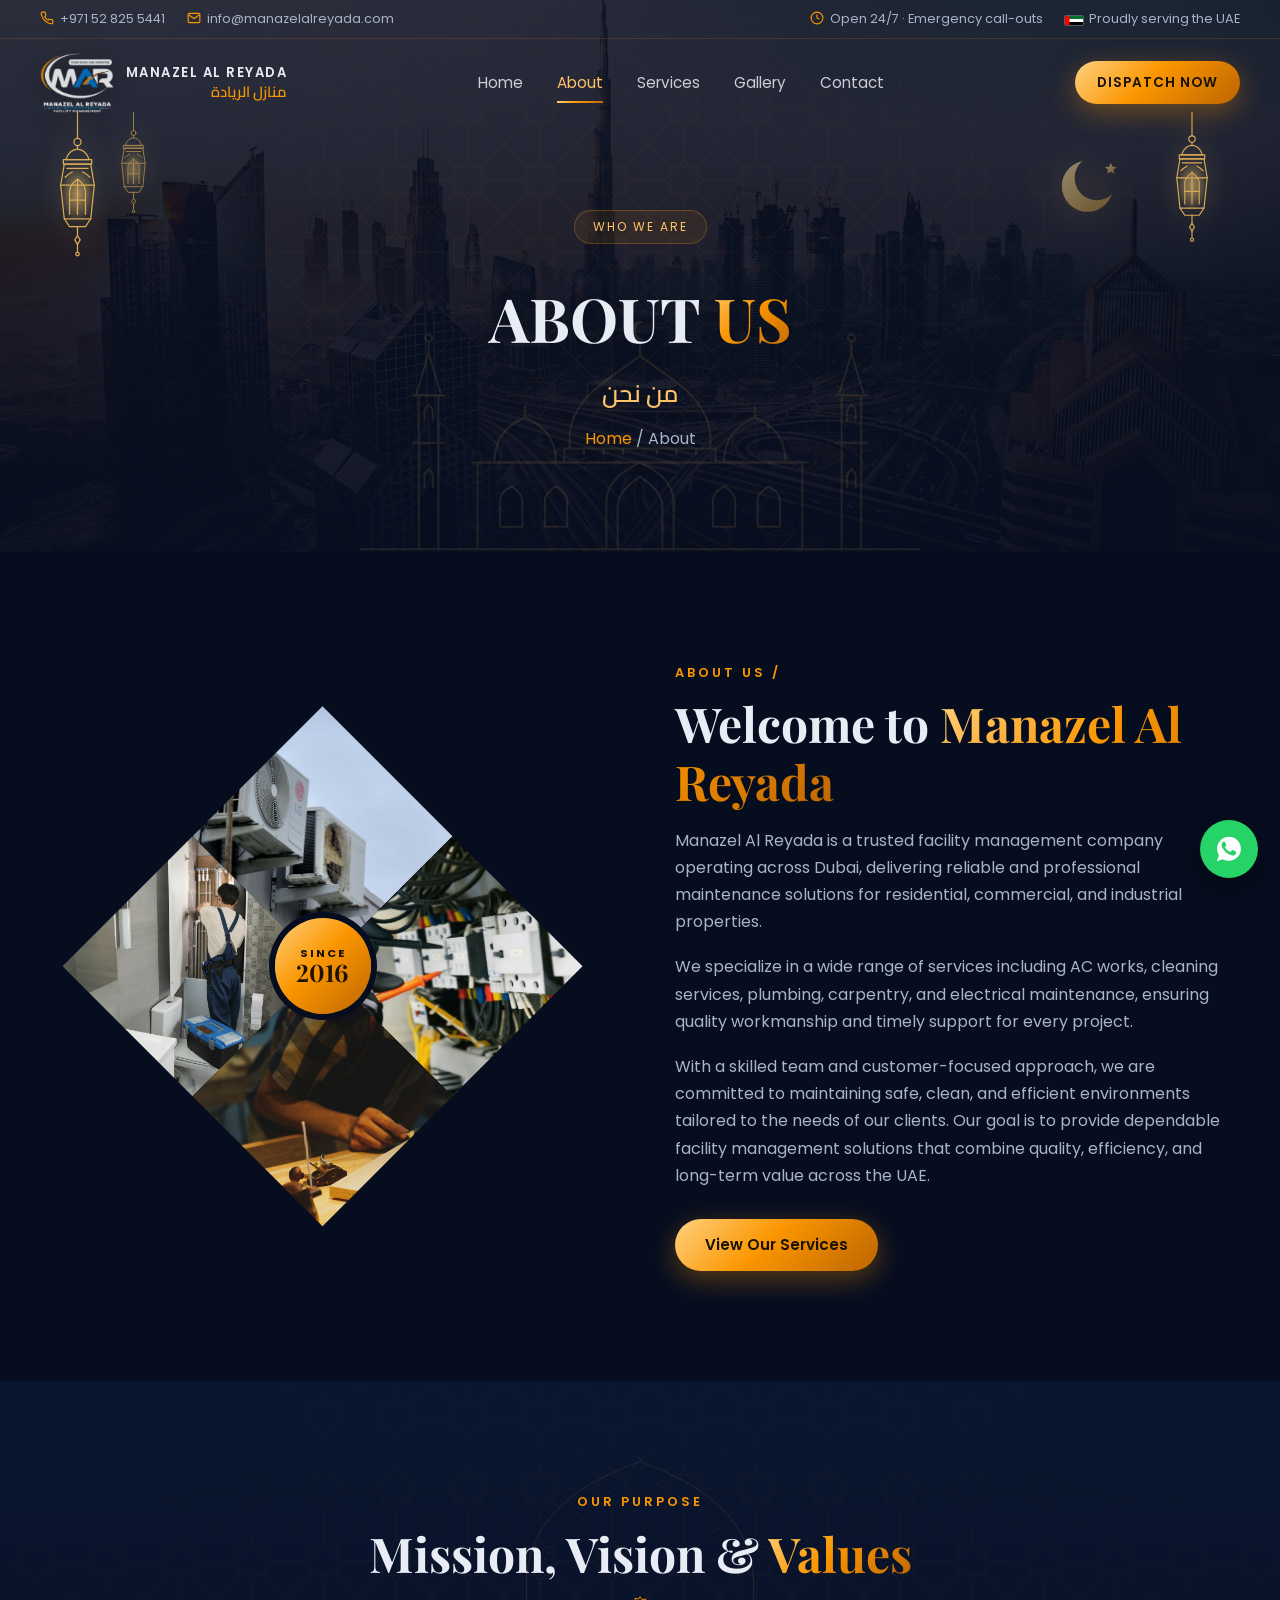
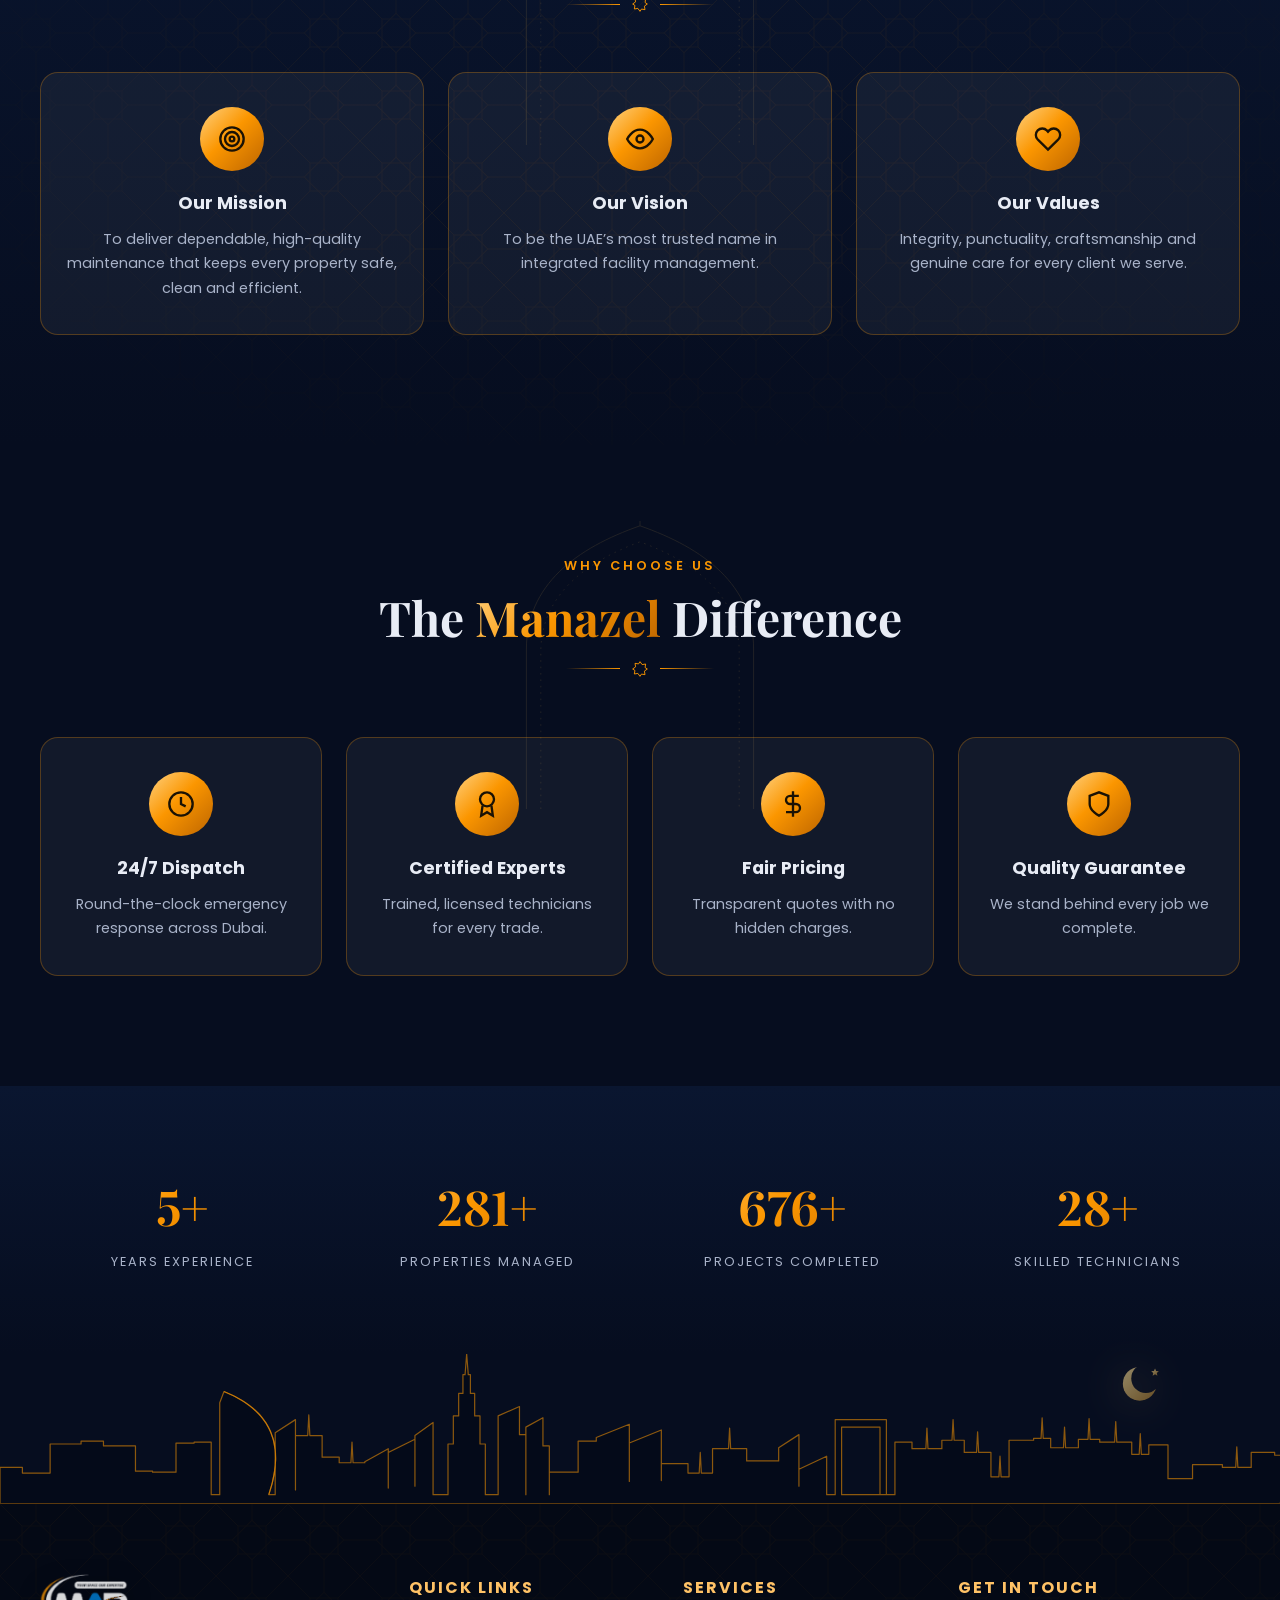
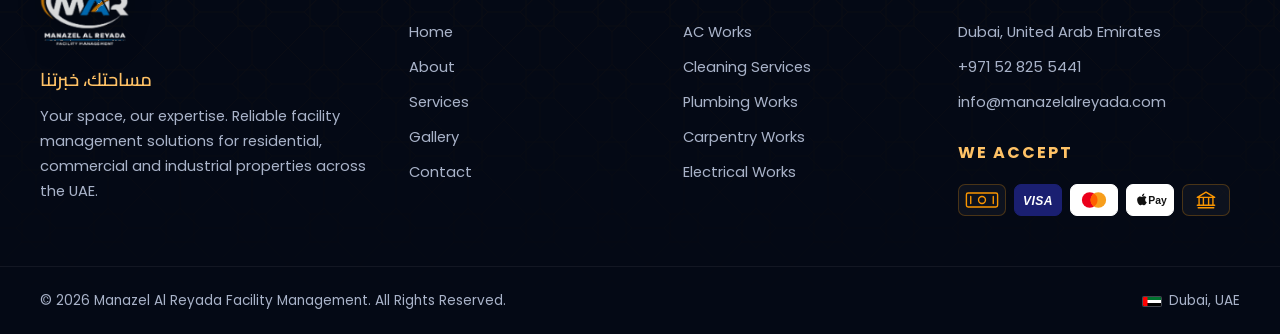
<file: about.html>
<!DOCTYPE html>
<html lang="en">
<head>
  <meta charset="UTF-8" />
  <meta name="viewport" content="width=device-width, initial-scale=1.0, viewport-fit=cover" />
  <meta name="theme-color" content="#060d1f" />
  <title>About Us | Manazel Al Reyada</title>
  <meta name="description" content="Manazel Al Reyada – trusted facility management company in Dubai. AC works, cleaning, plumbing, carpentry and electrical maintenance for residential, commercial and industrial properties." />
  <link rel="icon" href="assets/logo.png" />
  <link rel="preconnect" href="https://fonts.googleapis.com" />
  <link rel="preconnect" href="https://fonts.gstatic.com" crossorigin />
  <link href="https://fonts.googleapis.com/css2?family=Cairo:wght@500;600;700&family=Playfair+Display:wght@600;700;800&family=Poppins:wght@300;400;500;600;700&display=swap" rel="stylesheet" />
  <link rel="stylesheet" href="css/style.css" />
</head>
<body>

  <!-- ===== Header ===== -->
  <header class="header">
    <div class="topbar">
      <div class="container">
        <div class="tb-left">
          <a href="tel:+971528255441"><svg viewBox="0 0 24 24" fill="none" stroke="currentColor" stroke-width="2"><path d="M22 16.9v3a2 2 0 0 1-2.2 2 19.8 19.8 0 0 1-8.6-3.1 19.5 19.5 0 0 1-6-6A19.8 19.8 0 0 1 2.1 4.2 2 2 0 0 1 4.1 2h3a2 2 0 0 1 2 1.7c.1.9.4 1.8.7 2.7a2 2 0 0 1-.5 2.1L8 9.8a16 16 0 0 0 6 6l1.3-1.3a2 2 0 0 1 2.1-.4c.9.3 1.8.6 2.7.7a2 2 0 0 1 1.7 2z"/></svg>+971 52 825 5441</a>
          <a href="mailto:info@manazelalreyada.com"><svg viewBox="0 0 24 24" fill="none" stroke="currentColor" stroke-width="2"><rect x="2" y="4" width="20" height="16" rx="2"/><path d="m22 6-10 7L2 6"/></svg>info@manazelalreyada.com</a>
        </div>
        <div class="tb-right">
          <span><svg viewBox="0 0 24 24" fill="none" stroke="currentColor" stroke-width="2"><circle cx="12" cy="12" r="10"/><path d="M12 6v6l4 2"/></svg>Open 24/7 &middot; Emergency call-outs</span>
          <span><svg class="uae-flag" viewBox="0 0 12 6" aria-label="UAE flag"><rect width="12" height="2" fill="#00732f"/><rect y="2" width="12" height="2" fill="#fff"/><rect y="4" width="12" height="2" fill="#000"/><rect width="3" height="6" fill="#ff0000"/></svg>Proudly serving the UAE</span>
        </div>
      </div>
    </div>
    <div class="container nav">
      <a href="index.html" class="brand">
        <div class="brand-logo"><img src="assets/logo.png" alt="Manazel Al Reyada logo" /></div>
        <div class="brand-text">Manazel Al Reyada<span lang="ar" dir="rtl" class="ar">منازل الريادة</span></div>
      </a>
      <ul class="nav-links">
        <li><a href="index.html">Home</a></li>
        <li><a href="about.html" class="active">About</a></li>
        <li><a href="services.html">Services</a></li>
        <li><a href="index.html#gallery">Gallery</a></li>
        <li><a href="contact.html">Contact</a></li>
        <li class="menu-extra">
          <span class="menu-ar" lang="ar" dir="rtl">منازل الريادة</span>
          <a href="tel:+971528255441" class="btn btn-gold menu-btn"><svg viewBox="0 0 24 24" fill="none" stroke="currentColor" stroke-width="2"><path d="M22 16.9v3a2 2 0 0 1-2.2 2 19.8 19.8 0 0 1-8.6-3.1 19.5 19.5 0 0 1-6-6A19.8 19.8 0 0 1 2.1 4.2 2 2 0 0 1 4.1 2h3a2 2 0 0 1 2 1.7c.1.9.4 1.8.7 2.7a2 2 0 0 1-.5 2.1L8 9.8a16 16 0 0 0 6 6l1.3-1.3a2 2 0 0 1 2.1-.4c.9.3 1.8.6 2.7.7a2 2 0 0 1 1.7 2z"/></svg>Call +971 52 825 5441</a>
          <a href="https://wa.me/971528255441" target="_blank" rel="noopener" class="btn menu-btn menu-wa"><svg viewBox="0 0 32 32" fill="currentColor"><path d="M16 3C9 3 3.3 8.7 3.3 15.7c0 2.5.7 4.9 2 7L3 29l6.5-2.2c2 1.1 4.2 1.6 6.5 1.6 7 0 12.7-5.7 12.7-12.7S23 3 16 3zm7.4 18c-.3.9-1.8 1.7-2.5 1.8-.7.1-1.5.2-4.6-1-3.9-1.6-6.4-5.5-6.6-5.8-.2-.3-1.6-2.1-1.6-4s1-2.8 1.3-3.2c.3-.4.7-.5 1-.5h.7c.2 0 .5-.1.8.6.3.7 1 2.5 1.1 2.7.1.2.1.4 0 .6-.1.2-.2.4-.4.6l-.6.7c-.2.2-.4.4-.2.8.2.4 1 1.7 2.2 2.7 1.5 1.3 2.7 1.7 3.1 1.9.4.2.6.2.8-.1.2-.3 1-1.1 1.2-1.5.3-.4.5-.3.9-.2.4.1 2.3 1.1 2.7 1.3.4.2.7.3.8.5.1.2.1 1-.2 1.9z"/></svg>Chat on WhatsApp</a>
          <span class="menu-meta">Open 24/7 &middot; Emergency call-outs<br />Serving all of Dubai</span>
        </li>
      </ul>
      <a href="contact.html" class="btn btn-gold btn-sm">Dispatch Now</a>
      <button class="menu-toggle" aria-label="Open menu"><span></span><span></span><span></span></button>
    </div>
  </header>
  <div class="menu-backdrop" aria-hidden="true"></div>

  <!-- ===== Page Banner ===== -->
  <section class="page-banner uae-pattern">
    <div class="ia ia-banner" aria-hidden="true"><img class="lantern l1" src="assets/art/lantern.svg" alt="" /><img class="lantern l2" src="assets/art/lantern.svg" alt="" /><img class="lantern l3" src="assets/art/lantern.svg" alt="" /><img class="crescent" src="assets/art/crescent.svg" alt="" /><img class="mosque" src="assets/art/mosque.svg" alt="" /></div>
    <div class="sparkles"></div>
    <div class="container reveal">
      <span class="tag">Who We Are</span>
      <h1>About <span class="gold">Us</span></h1>
      <p class="ar-title" lang="ar" dir="rtl">من نحن</p>
      <p class="breadcrumb"><a href="index.html">Home</a> / About</p>
    </div>
  </section>

  <!-- ===== About ===== -->
  <section>
    <div class="container about-grid">
      <div class="diamond-collage reveal">
        <div class="diamond d1" style="background-image:url('assets/img/ac-units.jpg')"></div>
        <div class="diamond d2" style="background-image:url('assets/img/plumber-bathroom.jpg')"></div>
        <div class="diamond d3" style="background-image:url('assets/img/electrical-testing.jpg')"></div>
        <div class="diamond d4" style="background-image:url('assets/img/carpenter-detail.jpg')"></div>
        <div class="since"><small>SINCE</small><b>2016</b></div>
      </div>
      <div class="about-text reveal">
        <span class="eyebrow">About Us /</span>
        <h2>Welcome to <span class="gold">Manazel Al Reyada</span></h2>
        <p>Manazel Al Reyada is a trusted facility management company operating across Dubai, delivering reliable and professional maintenance solutions for residential, commercial, and industrial properties.</p>
        <p>We specialize in a wide range of services including AC works, cleaning services, plumbing, carpentry, and electrical maintenance, ensuring quality workmanship and timely support for every project.</p>
        <p>With a skilled team and customer-focused approach, we are committed to maintaining safe, clean, and efficient environments tailored to the needs of our clients. Our goal is to provide dependable facility management solutions that combine quality, efficiency, and long-term value across the UAE.</p>
        <a href="services.html" class="btn btn-gold" style="margin-top:12px">View Our Services</a>
      </div>
    </div>
  </section>

  <!-- ===== Mission / Vision ===== -->
  <section class="section-alt uae-pattern">
    <div class="container">
      <div class="section-head reveal">
        <span class="eyebrow">Our Purpose</span>
        <h2>Mission, Vision &amp; <span class="gold">Values</span></h2>
        <span class="ornament" aria-hidden="true"><i></i><svg viewBox="0 0 24 24"><path d="M12 1l3.2 4.4 5.3-.9-.9 5.3L23 12l-4.4 3.2.9 5.3-5.3-.9L12 23l-3.2-4.4-5.3.9.9-5.3L1 12l4.4-3.2-.9-5.3 5.3.9z"/></svg><i></i></span>
      </div>
      <div class="features" style="grid-template-columns:repeat(auto-fit,minmax(240px,1fr))">
        <div class="feature reveal">
          <div class="icon"><svg viewBox="0 0 24 24" fill="none" stroke="currentColor" stroke-width="2"><circle cx="12" cy="12" r="10"/><circle cx="12" cy="12" r="6"/><circle cx="12" cy="12" r="2"/></svg></div>
          <h4>Our Mission</h4>
          <p>To deliver dependable, high-quality maintenance that keeps every property safe, clean and efficient.</p>
        </div>
        <div class="feature reveal">
          <div class="icon"><svg viewBox="0 0 24 24" fill="none" stroke="currentColor" stroke-width="2"><path d="M1 12s4-8 11-8 11 8 11 8-4 8-11 8S1 12 1 12z"/><circle cx="12" cy="12" r="3"/></svg></div>
          <h4>Our Vision</h4>
          <p>To be the UAE&rsquo;s most trusted name in integrated facility management.</p>
        </div>
        <div class="feature reveal">
          <div class="icon"><svg viewBox="0 0 24 24" fill="none" stroke="currentColor" stroke-width="2"><path d="M20.8 4.6a5.5 5.5 0 0 0-7.8 0L12 5.7l-1-1.1a5.5 5.5 0 0 0-7.8 7.8l1 1L12 21l7.8-7.6 1-1a5.5 5.5 0 0 0 0-7.8z"/></svg></div>
          <h4>Our Values</h4>
          <p>Integrity, punctuality, craftsmanship and genuine care for every client we serve.</p>
        </div>
      </div>
    </div>
  </section>

  <!-- ===== Why Choose Us ===== -->
  <section>
    <div class="container">
      <div class="section-head reveal">
        <span class="eyebrow">Why Choose Us</span>
        <h2>The <span class="gold">Manazel</span> Difference</h2>
        <span class="ornament" aria-hidden="true"><i></i><svg viewBox="0 0 24 24"><path d="M12 1l3.2 4.4 5.3-.9-.9 5.3L23 12l-4.4 3.2.9 5.3-5.3-.9L12 23l-3.2-4.4-5.3.9.9-5.3L1 12l4.4-3.2-.9-5.3 5.3.9z"/></svg><i></i></span>
      </div>
      <div class="features">
        <div class="feature reveal">
          <div class="icon"><svg viewBox="0 0 24 24" fill="none" stroke="currentColor" stroke-width="2"><circle cx="12" cy="12" r="10"/><path d="M12 6v6l4 2"/></svg></div>
          <h4>24/7 Dispatch</h4><p>Round-the-clock emergency response across Dubai.</p>
        </div>
        <div class="feature reveal">
          <div class="icon"><svg viewBox="0 0 24 24" fill="none" stroke="currentColor" stroke-width="2"><circle cx="12" cy="8" r="6"/><path d="M8.2 13.4 7 22l5-3 5 3-1.2-8.6"/></svg></div>
          <h4>Certified Experts</h4><p>Trained, licensed technicians for every trade.</p>
        </div>
        <div class="feature reveal">
          <div class="icon"><svg viewBox="0 0 24 24" fill="none" stroke="currentColor" stroke-width="2"><path d="M12 1v22M17 5H9.5a3.5 3.5 0 0 0 0 7h5a3.5 3.5 0 0 1 0 7H6"/></svg></div>
          <h4>Fair Pricing</h4><p>Transparent quotes with no hidden charges.</p>
        </div>
        <div class="feature reveal">
          <div class="icon"><svg viewBox="0 0 24 24" fill="none" stroke="currentColor" stroke-width="2"><path d="M12 22s8-4 8-10V5l-8-3-8 3v7c0 6 8 10 8 10z"/></svg></div>
          <h4>Quality Guarantee</h4><p>We stand behind every job we complete.</p>
        </div>
      </div>
    </div>
  </section>

  <!-- ===== Counters ===== -->
  <section class="section-alt" style="padding:80px 0">
    <div class="container counters reveal">
      <div class="counter"><strong class="gold" data-count="10" data-suffix="+">10+</strong><span>Years Experience</span></div>
      <div class="counter"><strong class="gold" data-count="500" data-suffix="+">500+</strong><span>Properties Managed</span></div>
      <div class="counter"><strong class="gold" data-count="1200" data-suffix="+">1200+</strong><span>Projects Completed</span></div>
      <div class="counter"><strong class="gold" data-count="50" data-suffix="+">50+</strong><span>Skilled Technicians</span></div>
    </div>
  </section>

  <!-- ===== Footer ===== -->
  <div class="skyline" aria-hidden="true">
    <img class="crescent" src="assets/art/crescent.svg" alt="" />
    <svg viewBox="0 0 1200 160" preserveAspectRatio="none"><path d="M0 160 L0 121 L21 121 L21 127 L47 127 L47 96 L76 96 L76 93 L97 93 L97 98 L127 98 L127 125 L143 125 L143 126 L165 126 L165 95 L182 95 L182 94 L198 94 L198 150 L206 150 L206 52 L210 40 L220.4 45.3 L229.5 51.4 L237.4 58.1 L244.0 65.6 L249.4 73.7 L253.5 82.5 L256.4 92.0 L258.0 102.2 L258.4 113.1 L257.5 124.7 L255.4 137.0 L252.0 150.0 L258 150 L258 84 L277 70 L277 70 L277 145 L277 87 L288.5 87 L289.5 65 L290.5 87 L302 87 L302 110 L318 110 L318 116 L329.0 116 L330.0 94 L331.0 116 L342 116 L342 115 L364 101 L364 101 L364 143 L364 105 L389 91 L389 91 L389 141 L389 87 L406 73 L406 73 L406 140 L406 150 L420 150 L420 150 L420 96 L425 96 L425 66 L430 66 L430 42 L434 42 L434 22 L436 22 L437.5 0 L437.5 0 L439 22 L441 22 L441 42 L445 42 L445 66 L450 66 L450 96 L455 96 L455 150 L467 150 L467 66 L487 56 L487 86 L493 86 L493 150 L493 78 L509 68 L509 98 L515 98 L515 150 L515 126 L542 126 L542 93 L559 93 L559 89 L590 75 L590 75 L590 136 L590 95 L620 81 L620 81 L620 135 L620 117 L645 117 L645 127 L655.5 127 L656.5 105 L657.5 127 L668 127 L668 101 L683.0 101 L684.0 79 L685.0 101 L700 101 L700 114 L730 114 L730 100 L749 86 L749 86 L749 141 L749 123 L775 109 L775 109 L775 133 L775 150 L783 150 L783 70 L831 70 L831 150 L825 150 L825 78 L789 78 L789 150 L839 150 L839 94 L855 94 L855 101 L868.0 101 L869.0 79 L870.0 101 L883 101 L883 92 L892.5 92 L893.5 70 L894.5 92 L904 92 L904 105 L915.5 105 L916.5 83 L917.5 105 L929 105 L929 131 L936.5 131 L937.5 109 L938.5 131 L946 131 L946 92 L969 92 L969 90 L976.0 90 L977.0 68 L978.0 90 L985 90 L985 100 L997.0 100 L998.0 78 L999.0 100 L1011 100 L1011 91 L1020.0 91 L1021.0 69 L1022.0 91 L1031 91 L1031 94 L1045.0 94 L1046.0 72 L1047.0 94 L1061 94 L1061 107 L1068.0 107 L1069.0 85 L1070.0 107 L1077 107 L1077 97 L1095 97 L1095 133 L1118 133 L1118 118 L1146 118 L1146 121 L1158.5 121 L1159.5 99 L1160.5 121 L1173 121 L1173 105 L1195 105 L1195 108 L1203.0 108 L1204.0 86 L1205.0 108 L1213 108 L1200 160"/><path d="M210 40 Q276 70 252 150"/></svg>
  </div>
  <footer class="footer uae-pattern">
    <div class="container footer-grid">
      <div>
        <a href="index.html" class="brand">
          <div class="brand-logo"><img src="assets/logo.png" alt="Manazel Al Reyada logo" /></div>
        </a>
        <p class="ar-tag" lang="ar" dir="rtl">مساحتك، خبرتنا</p>
        <p>Your space, our expertise. Reliable facility management solutions for residential, commercial and industrial properties across the UAE.</p>
      </div>
      <div>
        <h5>Quick Links</h5>
        <ul>
          <li><a href="index.html">Home</a></li>
          <li><a href="about.html">About</a></li>
          <li><a href="services.html">Services</a></li>
          <li><a href="index.html#gallery">Gallery</a></li>
          <li><a href="contact.html">Contact</a></li>
        </ul>
      </div>
      <div>
        <h5>Services</h5>
        <ul>
          <li><a href="services.html#ac">AC Works</a></li>
          <li><a href="services.html#cleaning">Cleaning Services</a></li>
          <li><a href="services.html#plumbing">Plumbing Works</a></li>
          <li><a href="services.html#carpentry">Carpentry Works</a></li>
          <li><a href="services.html#electrical">Electrical Works</a></li>
        </ul>
      </div>
      <div>
        <h5>Get In Touch</h5>
        <ul>
          <li>Dubai, United Arab Emirates</li>
          <li><a href="tel:+971528255441">+971 52 825 5441</a></li>
          <li><a href="mailto:info@manazelalreyada.com">info@manazelalreyada.com</a></li>
        </ul>
        <h5 style="margin-top:24px">We Accept</h5>
        <div class="pay"><span class="pay-ic pay-cash" role="img" aria-label="Cash" title="Cash"><svg viewBox="0 0 48 30"><rect x="6" y="7" width="36" height="16" rx="2" fill="none" stroke="#fb9600" stroke-width="1.6"/><circle cx="24" cy="15" r="4" fill="none" stroke="#fb9600" stroke-width="1.6"/><path d="M11 11v8M37 11v8" stroke="#fb9600" stroke-width="1.6" stroke-linecap="round"/></svg></span><span class="pay-ic pay-visa" role="img" aria-label="Visa" title="Visa"><svg viewBox="0 0 48 30"><text x="24" y="20.5" text-anchor="middle" font-family="Arial, Helvetica, sans-serif" font-weight="900" font-style="italic" font-size="14" letter-spacing=".5" fill="#ffffff">VISA</text></svg></span><span class="pay-ic pay-mc" role="img" aria-label="Mastercard" title="Mastercard"><svg viewBox="0 0 48 30"><circle cx="19" cy="15" r="9" fill="#eb001b"/><circle cx="29" cy="15" r="9" fill="#f79e1b"/><path d="M24 7.5a9 9 0 0 1 0 15 9 9 0 0 1 0-15z" fill="#ff5f00"/></svg></span><span class="pay-ic pay-apple" role="img" aria-label="Apple Pay" title="Apple Pay"><svg viewBox="0 0 48 30"><g transform="translate(5 4.5) scale(.82)" fill="#111"><path d="M16.37 12.5c-.02-2.1 1.72-3.12 1.8-3.17-.98-1.43-2.5-1.63-3.04-1.65-1.29-.13-2.52.76-3.18.76-.66 0-1.67-.74-2.75-.72-1.41.02-2.72.82-3.45 2.09-1.47 2.55-.38 6.33 1.06 8.4.7 1.01 1.53 2.15 2.62 2.11 1.05-.04 1.45-.68 2.72-.68 1.27 0 1.63.68 2.74.66 1.13-.02 1.85-1.03 2.54-2.05.8-1.17 1.13-2.31 1.15-2.37-.03-.01-2.2-.84-2.21-3.38zM14.3 6.31c.58-.7.97-1.68.86-2.65-.83.03-1.84.55-2.44 1.25-.53.62-1 1.61-.88 2.57.93.07 1.88-.47 2.46-1.17z"/></g><text x="22" y="20" font-family="-apple-system, Segoe UI, Arial, sans-serif" font-weight="600" font-size="12" fill="#111">Pay</text></svg></span><span class="pay-ic pay-bank" role="img" aria-label="Bank Transfer" title="Bank Transfer"><svg viewBox="0 0 48 30" fill="none" stroke="#fb9600" stroke-width="1.6" stroke-linejoin="round" stroke-linecap="round"><path d="M14 12l10-6 10 6zM15 24h18M16 12v9M21 12v9M27 12v9M32 12v9M14 21h20"/></svg></span></div>
      </div>
    </div>
    <div class="copyright">
      <div class="container copy-row">
        <span>© <span class="year">2026</span> Manazel Al Reyada Facility Management. All Rights Reserved.</span>
        <span class="license"><svg class="uae-flag" viewBox="0 0 12 6" aria-label="UAE flag"><rect width="12" height="2" fill="#00732f"/><rect y="2" width="12" height="2" fill="#fff"/><rect y="4" width="12" height="2" fill="#000"/><rect width="3" height="6" fill="#ff0000"/></svg>Dubai, UAE</span>
      </div>
    </div>
  </footer>

  <!-- ===== Mobile sticky action bar ===== -->
  <nav class="mobile-bar" aria-label="Quick contact">
    <a href="tel:+971528255441" class="mb-call"><span class="mb-ic"><svg viewBox="0 0 24 24" fill="none" stroke="currentColor" stroke-width="2"><path d="M22 16.9v3a2 2 0 0 1-2.2 2 19.8 19.8 0 0 1-8.6-3.1 19.5 19.5 0 0 1-6-6A19.8 19.8 0 0 1 2.1 4.2 2 2 0 0 1 4.1 2h3a2 2 0 0 1 2 1.7c.1.9.4 1.8.7 2.7a2 2 0 0 1-.5 2.1L8 9.8a16 16 0 0 0 6 6l1.3-1.3a2 2 0 0 1 2.1-.4c.9.3 1.8.6 2.7.7a2 2 0 0 1 1.7 2z"/></svg></span><span><small>Call now &middot; 24/7</small><b>+971 52 825 5441</b></span></a>
    <a href="https://wa.me/971528255441" target="_blank" rel="noopener" class="mb-wa" aria-label="WhatsApp"><svg viewBox="0 0 32 32" fill="currentColor"><path d="M16 3C9 3 3.3 8.7 3.3 15.7c0 2.5.7 4.9 2 7L3 29l6.5-2.2c2 1.1 4.2 1.6 6.5 1.6 7 0 12.7-5.7 12.7-12.7S23 3 16 3zm7.4 18c-.3.9-1.8 1.7-2.5 1.8-.7.1-1.5.2-4.6-1-3.9-1.6-6.4-5.5-6.6-5.8-.2-.3-1.6-2.1-1.6-4s1-2.8 1.3-3.2c.3-.4.7-.5 1-.5h.7c.2 0 .5-.1.8.6.3.7 1 2.5 1.1 2.7.1.2.1.4 0 .6-.1.2-.2.4-.4.6l-.6.7c-.2.2-.4.4-.2.8.2.4 1 1.7 2.2 2.7 1.5 1.3 2.7 1.7 3.1 1.9.4.2.6.2.8-.1.2-.3 1-1.1 1.2-1.5.3-.4.5-.3.9-.2.4.1 2.3 1.1 2.7 1.3.4.2.7.3.8.5.1.2.1 1-.2 1.9z"/></svg><span>WhatsApp</span></a>
    <a href="contact.html" class="mb-quote" aria-label="Get a free quote"><svg viewBox="0 0 24 24" fill="none" stroke="currentColor" stroke-width="2"><path d="M14 2H6a2 2 0 0 0-2 2v16a2 2 0 0 0 2 2h12a2 2 0 0 0 2-2V8z"/><path d="M14 2v6h6M8 13h8M8 17h5"/></svg><span>Quote</span></a>
  </nav>

  <a href="https://wa.me/971528255441" class="whatsapp" target="_blank" aria-label="Chat on WhatsApp">
    <svg viewBox="0 0 32 32"><path d="M16 3C9 3 3.3 8.7 3.3 15.7c0 2.5.7 4.9 2 7L3 29l6.5-2.2c2 1.1 4.2 1.6 6.5 1.6 7 0 12.7-5.7 12.7-12.7S23 3 16 3zm7.4 18c-.3.9-1.8 1.7-2.5 1.8-.7.1-1.5.2-4.6-1-3.9-1.6-6.4-5.5-6.6-5.8-.2-.3-1.6-2.1-1.6-4s1-2.8 1.3-3.2c.3-.4.7-.5 1-.5h.7c.2 0 .5-.1.8.6.3.7 1 2.5 1.1 2.7.1.2.1.4 0 .6-.1.2-.2.4-.4.6l-.6.7c-.2.2-.4.4-.2.8.2.4 1 1.7 2.2 2.7 1.5 1.3 2.7 1.7 3.1 1.9.4.2.6.2.8-.1.2-.3 1-1.1 1.2-1.5.3-.4.5-.3.9-.2.4.1 2.3 1.1 2.7 1.3.4.2.7.3.8.5.1.2.1 1-.2 1.9z"/></svg>
  </a>

  <script src="js/main.js"></script>
</body>
</html>
</file>
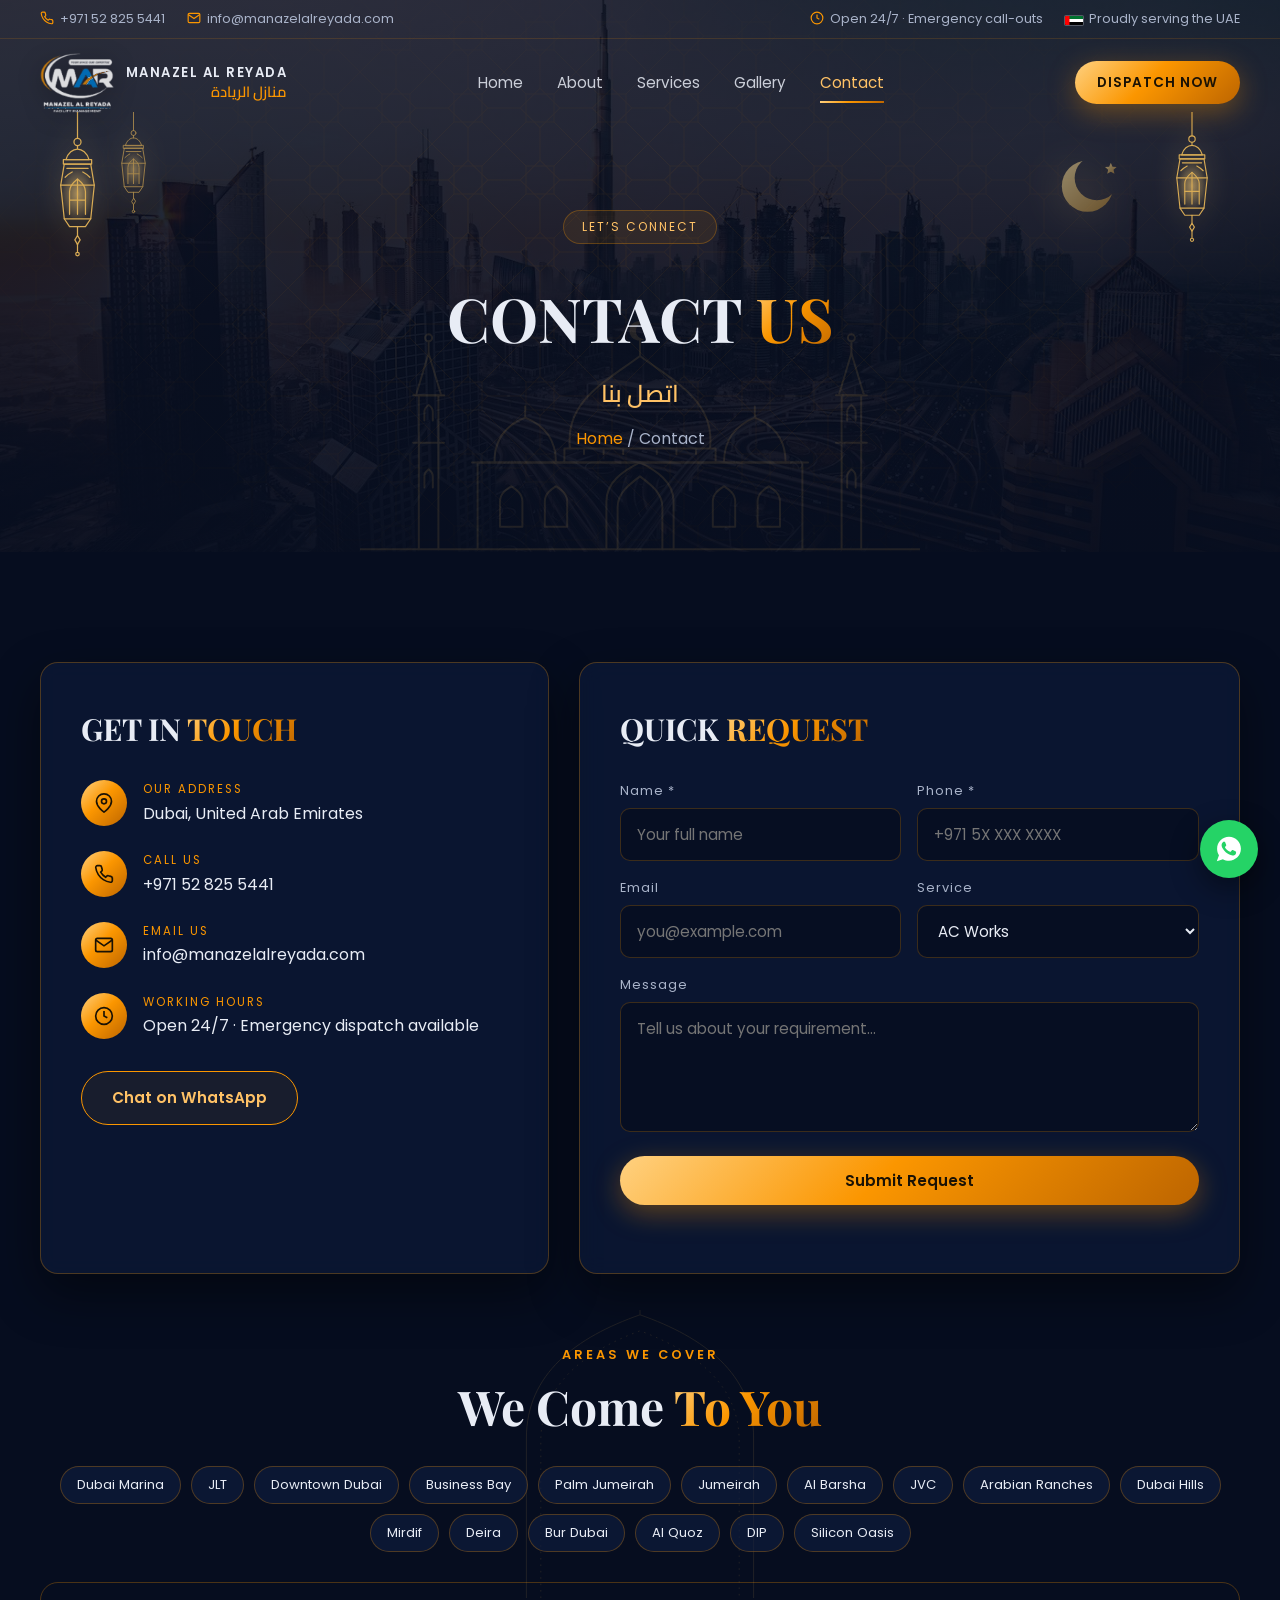
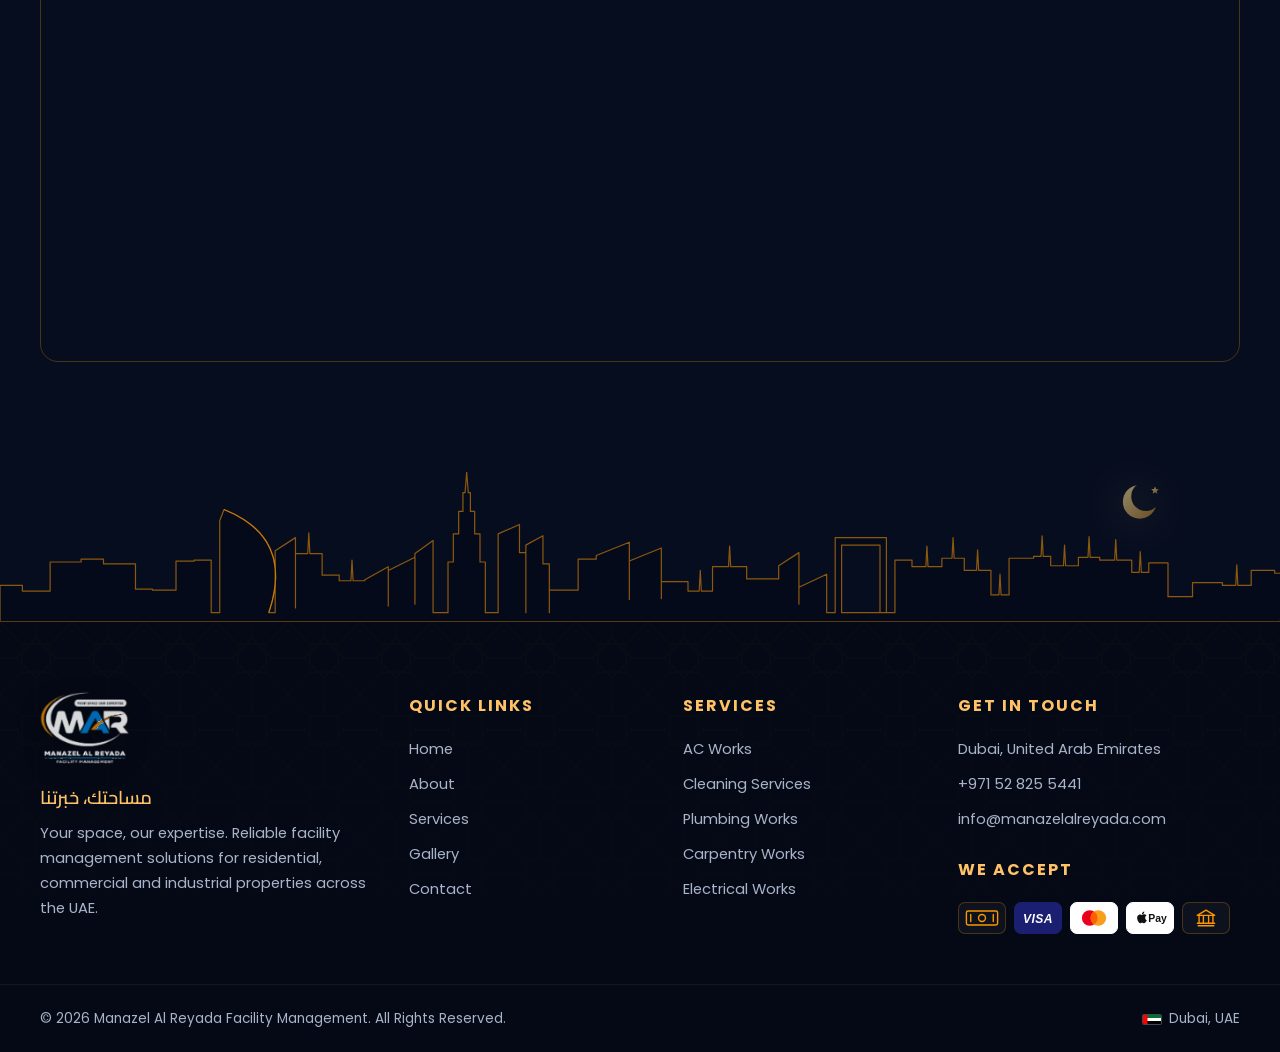
<file: contact.html>
<!DOCTYPE html>
<html lang="en">
<head>
  <meta charset="UTF-8" />
  <meta name="viewport" content="width=device-width, initial-scale=1.0, viewport-fit=cover" />
  <meta name="theme-color" content="#060d1f" />
  <title>Contact Us | Manazel Al Reyada</title>
  <meta name="description" content="Manazel Al Reyada – trusted facility management company in Dubai. AC works, cleaning, plumbing, carpentry and electrical maintenance for residential, commercial and industrial properties." />
  <link rel="icon" href="assets/logo.png" />
  <link rel="preconnect" href="https://fonts.googleapis.com" />
  <link rel="preconnect" href="https://fonts.gstatic.com" crossorigin />
  <link href="https://fonts.googleapis.com/css2?family=Cairo:wght@500;600;700&family=Playfair+Display:wght@600;700;800&family=Poppins:wght@300;400;500;600;700&display=swap" rel="stylesheet" />
  <link rel="stylesheet" href="css/style.css" />
</head>
<body>

  <!-- ===== Header ===== -->
  <header class="header">
    <div class="topbar">
      <div class="container">
        <div class="tb-left">
          <a href="tel:+971528255441"><svg viewBox="0 0 24 24" fill="none" stroke="currentColor" stroke-width="2"><path d="M22 16.9v3a2 2 0 0 1-2.2 2 19.8 19.8 0 0 1-8.6-3.1 19.5 19.5 0 0 1-6-6A19.8 19.8 0 0 1 2.1 4.2 2 2 0 0 1 4.1 2h3a2 2 0 0 1 2 1.7c.1.9.4 1.8.7 2.7a2 2 0 0 1-.5 2.1L8 9.8a16 16 0 0 0 6 6l1.3-1.3a2 2 0 0 1 2.1-.4c.9.3 1.8.6 2.7.7a2 2 0 0 1 1.7 2z"/></svg>+971 52 825 5441</a>
          <a href="mailto:info@manazelalreyada.com"><svg viewBox="0 0 24 24" fill="none" stroke="currentColor" stroke-width="2"><rect x="2" y="4" width="20" height="16" rx="2"/><path d="m22 6-10 7L2 6"/></svg>info@manazelalreyada.com</a>
        </div>
        <div class="tb-right">
          <span><svg viewBox="0 0 24 24" fill="none" stroke="currentColor" stroke-width="2"><circle cx="12" cy="12" r="10"/><path d="M12 6v6l4 2"/></svg>Open 24/7 &middot; Emergency call-outs</span>
          <span><svg class="uae-flag" viewBox="0 0 12 6" aria-label="UAE flag"><rect width="12" height="2" fill="#00732f"/><rect y="2" width="12" height="2" fill="#fff"/><rect y="4" width="12" height="2" fill="#000"/><rect width="3" height="6" fill="#ff0000"/></svg>Proudly serving the UAE</span>
        </div>
      </div>
    </div>
    <div class="container nav">
      <a href="index.html" class="brand">
        <div class="brand-logo"><img src="assets/logo.png" alt="Manazel Al Reyada logo" /></div>
        <div class="brand-text">Manazel Al Reyada<span lang="ar" dir="rtl" class="ar">منازل الريادة</span></div>
      </a>
      <ul class="nav-links">
        <li><a href="index.html">Home</a></li>
        <li><a href="about.html">About</a></li>
        <li><a href="services.html">Services</a></li>
        <li><a href="index.html#gallery">Gallery</a></li>
        <li><a href="contact.html" class="active">Contact</a></li>
        <li class="menu-extra">
          <span class="menu-ar" lang="ar" dir="rtl">منازل الريادة</span>
          <a href="tel:+971528255441" class="btn btn-gold menu-btn"><svg viewBox="0 0 24 24" fill="none" stroke="currentColor" stroke-width="2"><path d="M22 16.9v3a2 2 0 0 1-2.2 2 19.8 19.8 0 0 1-8.6-3.1 19.5 19.5 0 0 1-6-6A19.8 19.8 0 0 1 2.1 4.2 2 2 0 0 1 4.1 2h3a2 2 0 0 1 2 1.7c.1.9.4 1.8.7 2.7a2 2 0 0 1-.5 2.1L8 9.8a16 16 0 0 0 6 6l1.3-1.3a2 2 0 0 1 2.1-.4c.9.3 1.8.6 2.7.7a2 2 0 0 1 1.7 2z"/></svg>Call +971 52 825 5441</a>
          <a href="https://wa.me/971528255441" target="_blank" rel="noopener" class="btn menu-btn menu-wa"><svg viewBox="0 0 32 32" fill="currentColor"><path d="M16 3C9 3 3.3 8.7 3.3 15.7c0 2.5.7 4.9 2 7L3 29l6.5-2.2c2 1.1 4.2 1.6 6.5 1.6 7 0 12.7-5.7 12.7-12.7S23 3 16 3zm7.4 18c-.3.9-1.8 1.7-2.5 1.8-.7.1-1.5.2-4.6-1-3.9-1.6-6.4-5.5-6.6-5.8-.2-.3-1.6-2.1-1.6-4s1-2.8 1.3-3.2c.3-.4.7-.5 1-.5h.7c.2 0 .5-.1.8.6.3.7 1 2.5 1.1 2.7.1.2.1.4 0 .6-.1.2-.2.4-.4.6l-.6.7c-.2.2-.4.4-.2.8.2.4 1 1.7 2.2 2.7 1.5 1.3 2.7 1.7 3.1 1.9.4.2.6.2.8-.1.2-.3 1-1.1 1.2-1.5.3-.4.5-.3.9-.2.4.1 2.3 1.1 2.7 1.3.4.2.7.3.8.5.1.2.1 1-.2 1.9z"/></svg>Chat on WhatsApp</a>
          <span class="menu-meta">Open 24/7 &middot; Emergency call-outs<br />Serving all of Dubai</span>
        </li>
      </ul>
      <a href="contact.html" class="btn btn-gold btn-sm">Dispatch Now</a>
      <button class="menu-toggle" aria-label="Open menu"><span></span><span></span><span></span></button>
    </div>
  </header>
  <div class="menu-backdrop" aria-hidden="true"></div>

  <!-- ===== Page Banner ===== -->
  <section class="page-banner uae-pattern">
    <div class="ia ia-banner" aria-hidden="true"><img class="lantern l1" src="assets/art/lantern.svg" alt="" /><img class="lantern l2" src="assets/art/lantern.svg" alt="" /><img class="lantern l3" src="assets/art/lantern.svg" alt="" /><img class="crescent" src="assets/art/crescent.svg" alt="" /><img class="mosque" src="assets/art/mosque.svg" alt="" /></div>
    <div class="sparkles"></div>
    <div class="container reveal">
      <span class="tag">Let&rsquo;s Connect</span>
      <h1>Contact <span class="gold">Us</span></h1>
      <p class="ar-title" lang="ar" dir="rtl">اتصل بنا</p>
      <p class="breadcrumb"><a href="index.html">Home</a> / Contact</p>
    </div>
  </section>

  <section>
    <div class="container">
      <div class="contact-grid">
        <div class="panel reveal">
          <h3>Get In <span class="gold">Touch</span></h3>
          <div class="info-item">
            <div class="icon"><svg viewBox="0 0 24 24" fill="none" stroke="currentColor" stroke-width="2"><path d="M21 10c0 7-9 13-9 13S3 17 3 10a9 9 0 0 1 18 0z"/><circle cx="12" cy="10" r="3"/></svg></div>
            <div><small>Our Address</small>Dubai, United Arab Emirates</div>
          </div>
          <div class="info-item">
            <div class="icon"><svg viewBox="0 0 24 24" fill="none" stroke="currentColor" stroke-width="2"><path d="M22 16.9v3a2 2 0 0 1-2.2 2 19.8 19.8 0 0 1-8.6-3.1 19.5 19.5 0 0 1-6-6A19.8 19.8 0 0 1 2.1 4.2 2 2 0 0 1 4.1 2h3a2 2 0 0 1 2 1.7c.1.9.4 1.8.7 2.7a2 2 0 0 1-.5 2.1L8 9.8a16 16 0 0 0 6 6l1.3-1.3a2 2 0 0 1 2.1-.4c.9.3 1.8.6 2.7.7a2 2 0 0 1 1.7 2z"/></svg></div>
            <div><small>Call Us</small><a href="tel:+971528255441">+971 52 825 5441</a></div>
          </div>
          <div class="info-item">
            <div class="icon"><svg viewBox="0 0 24 24" fill="none" stroke="currentColor" stroke-width="2"><rect x="2" y="4" width="20" height="16" rx="2"/><path d="m22 6-10 7L2 6"/></svg></div>
            <div><small>Email Us</small><a href="mailto:info@manazelalreyada.com">info@manazelalreyada.com</a></div>
          </div>
          <div class="info-item">
            <div class="icon"><svg viewBox="0 0 24 24" fill="none" stroke="currentColor" stroke-width="2"><circle cx="12" cy="12" r="10"/><path d="M12 6v6l4 2"/></svg></div>
            <div><small>Working Hours</small>Open 24/7 &middot; Emergency dispatch available</div>
          </div>
          <a href="https://wa.me/971528255441" target="_blank" class="btn btn-outline" style="margin-top:8px">Chat on WhatsApp</a>
        </div>

        <div class="panel reveal">
          <h3>Quick <span class="gold">Request</span></h3>
          <form class="quote-form" novalidate>
            <div class="form-row">
              <div class="field"><label for="name">Name *</label><input id="name" name="name" type="text" placeholder="Your full name" required /></div>
              <div class="field"><label for="phone">Phone *</label><input id="phone" name="phone" type="tel" placeholder="+971 5X XXX XXXX" required /></div>
            </div>
            <div class="form-row">
              <div class="field"><label for="email">Email</label><input id="email" name="email" type="email" placeholder="you@example.com" /></div>
              <div class="field"><label for="service">Service</label>
                <select id="service" name="service">
                  <option>AC Works</option>
                  <option>Cleaning Services</option>
                  <option>Plumbing Works</option>
                  <option>Carpentry Works</option>
                  <option>Electrical Works</option>
                  <option>Annual Maintenance Contract</option>
                </select>
              </div>
            </div>
            <div class="field"><label for="message">Message</label><textarea id="message" name="message" placeholder="Tell us about your requirement…"></textarea></div>
            <button type="submit" class="btn btn-gold" style="width:100%;justify-content:center">Submit Request</button>
            <p class="form-note"></p>
          </form>
        </div>
      </div>

      <div class="section-head reveal" style="margin:70px auto 30px"><span class="eyebrow">Areas We Cover</span><h2>We Come <span class="gold">To You</span></h2></div>
        <div class="areas reveal">
          <span class="chip">Dubai Marina</span><span class="chip">JLT</span><span class="chip">Downtown Dubai</span><span class="chip">Business Bay</span>
          <span class="chip">Palm Jumeirah</span><span class="chip">Jumeirah</span><span class="chip">Al Barsha</span><span class="chip">JVC</span>
          <span class="chip">Arabian Ranches</span><span class="chip">Dubai Hills</span><span class="chip">Mirdif</span><span class="chip">Deira</span>
          <span class="chip">Bur Dubai</span><span class="chip">Al Quoz</span><span class="chip">DIP</span><span class="chip">Silicon Oasis</span>
        </div>

      <div class="map reveal">
        <iframe title="Manazel Al Reyada location – Dubai" loading="lazy" referrerpolicy="no-referrer-when-downgrade"
          src="https://www.google.com/maps?q=Dubai,United+Arab+Emirates&output=embed"></iframe>
      </div>
    </div>
  </section>

  <!-- ===== Footer ===== -->
  <div class="skyline" aria-hidden="true">
    <img class="crescent" src="assets/art/crescent.svg" alt="" />
    <svg viewBox="0 0 1200 160" preserveAspectRatio="none"><path d="M0 160 L0 121 L21 121 L21 127 L47 127 L47 96 L76 96 L76 93 L97 93 L97 98 L127 98 L127 125 L143 125 L143 126 L165 126 L165 95 L182 95 L182 94 L198 94 L198 150 L206 150 L206 52 L210 40 L220.4 45.3 L229.5 51.4 L237.4 58.1 L244.0 65.6 L249.4 73.7 L253.5 82.5 L256.4 92.0 L258.0 102.2 L258.4 113.1 L257.5 124.7 L255.4 137.0 L252.0 150.0 L258 150 L258 84 L277 70 L277 70 L277 145 L277 87 L288.5 87 L289.5 65 L290.5 87 L302 87 L302 110 L318 110 L318 116 L329.0 116 L330.0 94 L331.0 116 L342 116 L342 115 L364 101 L364 101 L364 143 L364 105 L389 91 L389 91 L389 141 L389 87 L406 73 L406 73 L406 140 L406 150 L420 150 L420 150 L420 96 L425 96 L425 66 L430 66 L430 42 L434 42 L434 22 L436 22 L437.5 0 L437.5 0 L439 22 L441 22 L441 42 L445 42 L445 66 L450 66 L450 96 L455 96 L455 150 L467 150 L467 66 L487 56 L487 86 L493 86 L493 150 L493 78 L509 68 L509 98 L515 98 L515 150 L515 126 L542 126 L542 93 L559 93 L559 89 L590 75 L590 75 L590 136 L590 95 L620 81 L620 81 L620 135 L620 117 L645 117 L645 127 L655.5 127 L656.5 105 L657.5 127 L668 127 L668 101 L683.0 101 L684.0 79 L685.0 101 L700 101 L700 114 L730 114 L730 100 L749 86 L749 86 L749 141 L749 123 L775 109 L775 109 L775 133 L775 150 L783 150 L783 70 L831 70 L831 150 L825 150 L825 78 L789 78 L789 150 L839 150 L839 94 L855 94 L855 101 L868.0 101 L869.0 79 L870.0 101 L883 101 L883 92 L892.5 92 L893.5 70 L894.5 92 L904 92 L904 105 L915.5 105 L916.5 83 L917.5 105 L929 105 L929 131 L936.5 131 L937.5 109 L938.5 131 L946 131 L946 92 L969 92 L969 90 L976.0 90 L977.0 68 L978.0 90 L985 90 L985 100 L997.0 100 L998.0 78 L999.0 100 L1011 100 L1011 91 L1020.0 91 L1021.0 69 L1022.0 91 L1031 91 L1031 94 L1045.0 94 L1046.0 72 L1047.0 94 L1061 94 L1061 107 L1068.0 107 L1069.0 85 L1070.0 107 L1077 107 L1077 97 L1095 97 L1095 133 L1118 133 L1118 118 L1146 118 L1146 121 L1158.5 121 L1159.5 99 L1160.5 121 L1173 121 L1173 105 L1195 105 L1195 108 L1203.0 108 L1204.0 86 L1205.0 108 L1213 108 L1200 160"/><path d="M210 40 Q276 70 252 150"/></svg>
  </div>
  <footer class="footer uae-pattern">
    <div class="container footer-grid">
      <div>
        <a href="index.html" class="brand">
          <div class="brand-logo"><img src="assets/logo.png" alt="Manazel Al Reyada logo" /></div>
        </a>
        <p class="ar-tag" lang="ar" dir="rtl">مساحتك، خبرتنا</p>
        <p>Your space, our expertise. Reliable facility management solutions for residential, commercial and industrial properties across the UAE.</p>
      </div>
      <div>
        <h5>Quick Links</h5>
        <ul>
          <li><a href="index.html">Home</a></li>
          <li><a href="about.html">About</a></li>
          <li><a href="services.html">Services</a></li>
          <li><a href="index.html#gallery">Gallery</a></li>
          <li><a href="contact.html">Contact</a></li>
        </ul>
      </div>
      <div>
        <h5>Services</h5>
        <ul>
          <li><a href="services.html#ac">AC Works</a></li>
          <li><a href="services.html#cleaning">Cleaning Services</a></li>
          <li><a href="services.html#plumbing">Plumbing Works</a></li>
          <li><a href="services.html#carpentry">Carpentry Works</a></li>
          <li><a href="services.html#electrical">Electrical Works</a></li>
        </ul>
      </div>
      <div>
        <h5>Get In Touch</h5>
        <ul>
          <li>Dubai, United Arab Emirates</li>
          <li><a href="tel:+971528255441">+971 52 825 5441</a></li>
          <li><a href="mailto:info@manazelalreyada.com">info@manazelalreyada.com</a></li>
        </ul>
        <h5 style="margin-top:24px">We Accept</h5>
        <div class="pay"><span class="pay-ic pay-cash" role="img" aria-label="Cash" title="Cash"><svg viewBox="0 0 48 30"><rect x="6" y="7" width="36" height="16" rx="2" fill="none" stroke="#fb9600" stroke-width="1.6"/><circle cx="24" cy="15" r="4" fill="none" stroke="#fb9600" stroke-width="1.6"/><path d="M11 11v8M37 11v8" stroke="#fb9600" stroke-width="1.6" stroke-linecap="round"/></svg></span><span class="pay-ic pay-visa" role="img" aria-label="Visa" title="Visa"><svg viewBox="0 0 48 30"><text x="24" y="20.5" text-anchor="middle" font-family="Arial, Helvetica, sans-serif" font-weight="900" font-style="italic" font-size="14" letter-spacing=".5" fill="#ffffff">VISA</text></svg></span><span class="pay-ic pay-mc" role="img" aria-label="Mastercard" title="Mastercard"><svg viewBox="0 0 48 30"><circle cx="19" cy="15" r="9" fill="#eb001b"/><circle cx="29" cy="15" r="9" fill="#f79e1b"/><path d="M24 7.5a9 9 0 0 1 0 15 9 9 0 0 1 0-15z" fill="#ff5f00"/></svg></span><span class="pay-ic pay-apple" role="img" aria-label="Apple Pay" title="Apple Pay"><svg viewBox="0 0 48 30"><g transform="translate(5 4.5) scale(.82)" fill="#111"><path d="M16.37 12.5c-.02-2.1 1.72-3.12 1.8-3.17-.98-1.43-2.5-1.63-3.04-1.65-1.29-.13-2.52.76-3.18.76-.66 0-1.67-.74-2.75-.72-1.41.02-2.72.82-3.45 2.09-1.47 2.55-.38 6.33 1.06 8.4.7 1.01 1.53 2.15 2.62 2.11 1.05-.04 1.45-.68 2.72-.68 1.27 0 1.63.68 2.74.66 1.13-.02 1.85-1.03 2.54-2.05.8-1.17 1.13-2.31 1.15-2.37-.03-.01-2.2-.84-2.21-3.38zM14.3 6.31c.58-.7.97-1.68.86-2.65-.83.03-1.84.55-2.44 1.25-.53.62-1 1.61-.88 2.57.93.07 1.88-.47 2.46-1.17z"/></g><text x="22" y="20" font-family="-apple-system, Segoe UI, Arial, sans-serif" font-weight="600" font-size="12" fill="#111">Pay</text></svg></span><span class="pay-ic pay-bank" role="img" aria-label="Bank Transfer" title="Bank Transfer"><svg viewBox="0 0 48 30" fill="none" stroke="#fb9600" stroke-width="1.6" stroke-linejoin="round" stroke-linecap="round"><path d="M14 12l10-6 10 6zM15 24h18M16 12v9M21 12v9M27 12v9M32 12v9M14 21h20"/></svg></span></div>
      </div>
    </div>
    <div class="copyright">
      <div class="container copy-row">
        <span>© <span class="year">2026</span> Manazel Al Reyada Facility Management. All Rights Reserved.</span>
        <span class="license"><svg class="uae-flag" viewBox="0 0 12 6" aria-label="UAE flag"><rect width="12" height="2" fill="#00732f"/><rect y="2" width="12" height="2" fill="#fff"/><rect y="4" width="12" height="2" fill="#000"/><rect width="3" height="6" fill="#ff0000"/></svg>Dubai, UAE</span>
      </div>
    </div>
  </footer>

  <!-- ===== Mobile sticky action bar ===== -->
  <nav class="mobile-bar" aria-label="Quick contact">
    <a href="tel:+971528255441" class="mb-call"><span class="mb-ic"><svg viewBox="0 0 24 24" fill="none" stroke="currentColor" stroke-width="2"><path d="M22 16.9v3a2 2 0 0 1-2.2 2 19.8 19.8 0 0 1-8.6-3.1 19.5 19.5 0 0 1-6-6A19.8 19.8 0 0 1 2.1 4.2 2 2 0 0 1 4.1 2h3a2 2 0 0 1 2 1.7c.1.9.4 1.8.7 2.7a2 2 0 0 1-.5 2.1L8 9.8a16 16 0 0 0 6 6l1.3-1.3a2 2 0 0 1 2.1-.4c.9.3 1.8.6 2.7.7a2 2 0 0 1 1.7 2z"/></svg></span><span><small>Call now &middot; 24/7</small><b>+971 52 825 5441</b></span></a>
    <a href="https://wa.me/971528255441" target="_blank" rel="noopener" class="mb-wa" aria-label="WhatsApp"><svg viewBox="0 0 32 32" fill="currentColor"><path d="M16 3C9 3 3.3 8.7 3.3 15.7c0 2.5.7 4.9 2 7L3 29l6.5-2.2c2 1.1 4.2 1.6 6.5 1.6 7 0 12.7-5.7 12.7-12.7S23 3 16 3zm7.4 18c-.3.9-1.8 1.7-2.5 1.8-.7.1-1.5.2-4.6-1-3.9-1.6-6.4-5.5-6.6-5.8-.2-.3-1.6-2.1-1.6-4s1-2.8 1.3-3.2c.3-.4.7-.5 1-.5h.7c.2 0 .5-.1.8.6.3.7 1 2.5 1.1 2.7.1.2.1.4 0 .6-.1.2-.2.4-.4.6l-.6.7c-.2.2-.4.4-.2.8.2.4 1 1.7 2.2 2.7 1.5 1.3 2.7 1.7 3.1 1.9.4.2.6.2.8-.1.2-.3 1-1.1 1.2-1.5.3-.4.5-.3.9-.2.4.1 2.3 1.1 2.7 1.3.4.2.7.3.8.5.1.2.1 1-.2 1.9z"/></svg><span>WhatsApp</span></a>
    <a href="contact.html" class="mb-quote" aria-label="Get a free quote"><svg viewBox="0 0 24 24" fill="none" stroke="currentColor" stroke-width="2"><path d="M14 2H6a2 2 0 0 0-2 2v16a2 2 0 0 0 2 2h12a2 2 0 0 0 2-2V8z"/><path d="M14 2v6h6M8 13h8M8 17h5"/></svg><span>Quote</span></a>
  </nav>

  <a href="https://wa.me/971528255441" class="whatsapp" target="_blank" aria-label="Chat on WhatsApp">
    <svg viewBox="0 0 32 32"><path d="M16 3C9 3 3.3 8.7 3.3 15.7c0 2.5.7 4.9 2 7L3 29l6.5-2.2c2 1.1 4.2 1.6 6.5 1.6 7 0 12.7-5.7 12.7-12.7S23 3 16 3zm7.4 18c-.3.9-1.8 1.7-2.5 1.8-.7.1-1.5.2-4.6-1-3.9-1.6-6.4-5.5-6.6-5.8-.2-.3-1.6-2.1-1.6-4s1-2.8 1.3-3.2c.3-.4.7-.5 1-.5h.7c.2 0 .5-.1.8.6.3.7 1 2.5 1.1 2.7.1.2.1.4 0 .6-.1.2-.2.4-.4.6l-.6.7c-.2.2-.4.4-.2.8.2.4 1 1.7 2.2 2.7 1.5 1.3 2.7 1.7 3.1 1.9.4.2.6.2.8-.1.2-.3 1-1.1 1.2-1.5.3-.4.5-.3.9-.2.4.1 2.3 1.1 2.7 1.3.4.2.7.3.8.5.1.2.1 1-.2 1.9z"/></svg>
  </a>

  <script src="js/main.js"></script>
</body>
</html>
</file>
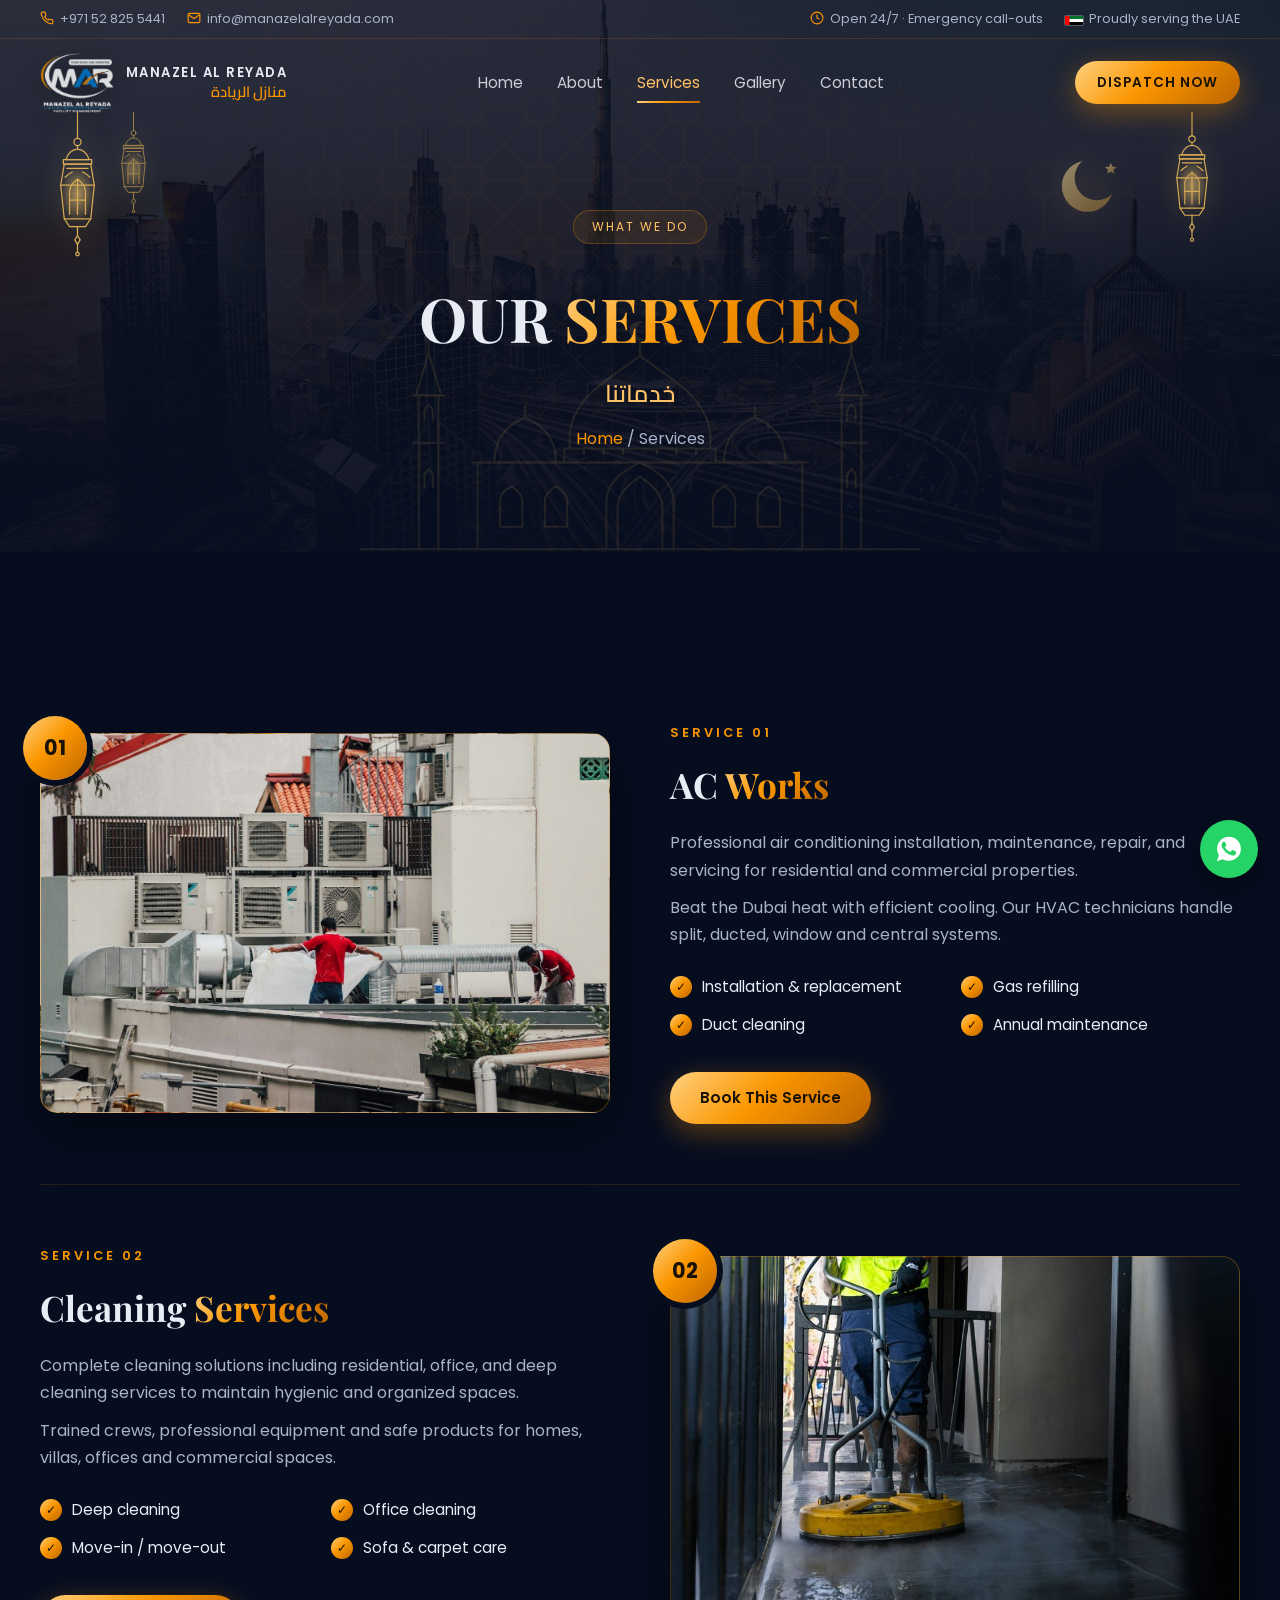
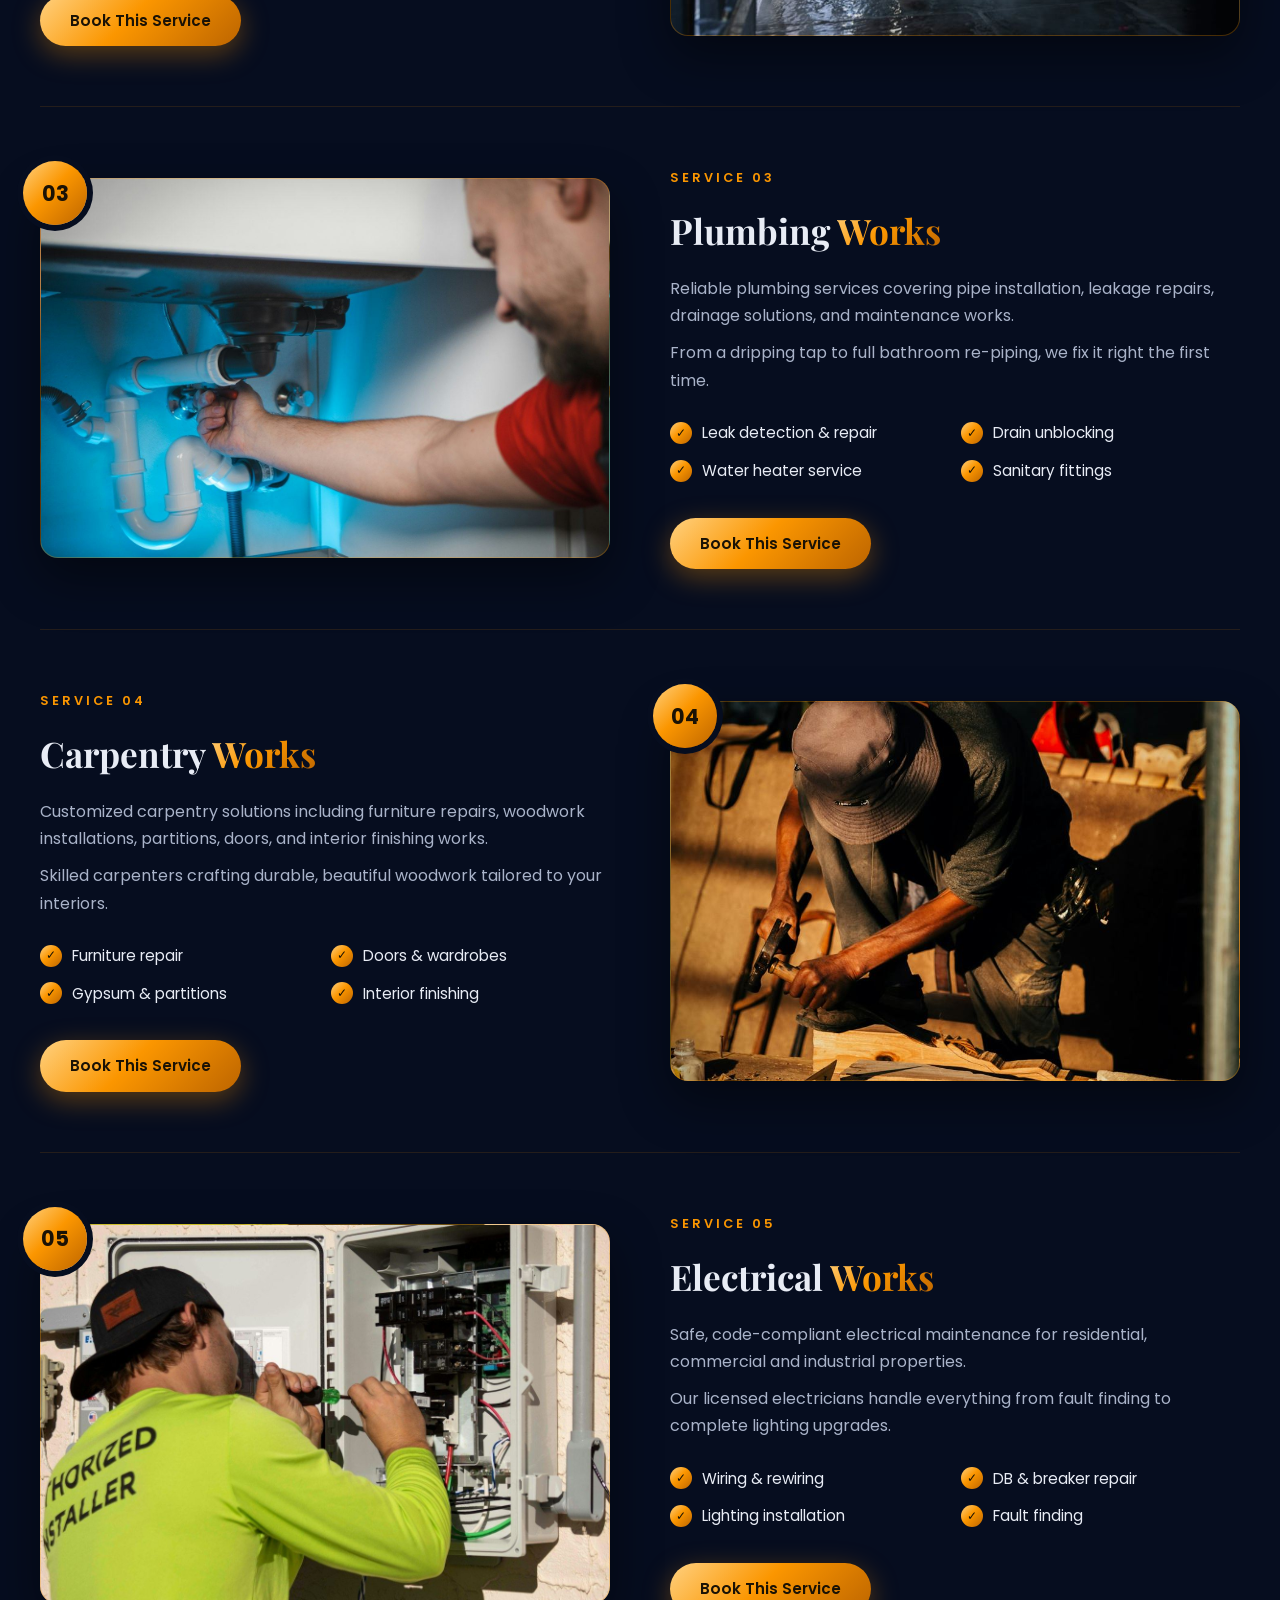
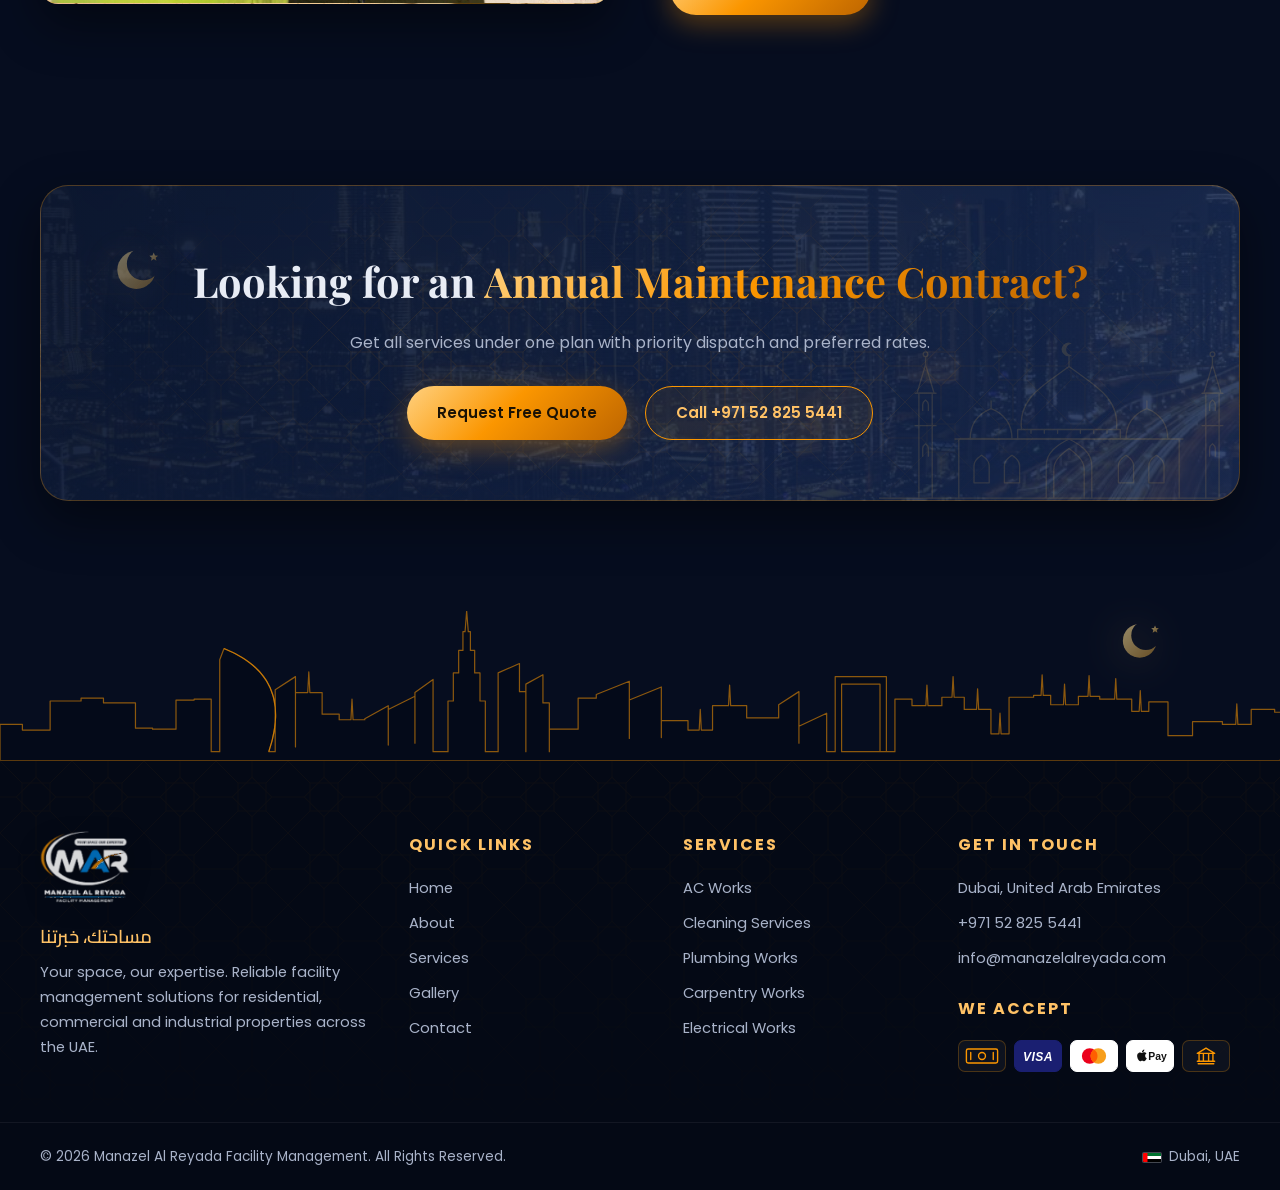
<file: services.html>
<!DOCTYPE html>
<html lang="en">
<head>
  <meta charset="UTF-8" />
  <meta name="viewport" content="width=device-width, initial-scale=1.0, viewport-fit=cover" />
  <meta name="theme-color" content="#060d1f" />
  <title>Our Services | Manazel Al Reyada</title>
  <meta name="description" content="Manazel Al Reyada – trusted facility management company in Dubai. AC works, cleaning, plumbing, carpentry and electrical maintenance for residential, commercial and industrial properties." />
  <link rel="icon" href="assets/logo.png" />
  <link rel="preconnect" href="https://fonts.googleapis.com" />
  <link rel="preconnect" href="https://fonts.gstatic.com" crossorigin />
  <link href="https://fonts.googleapis.com/css2?family=Cairo:wght@500;600;700&family=Playfair+Display:wght@600;700;800&family=Poppins:wght@300;400;500;600;700&display=swap" rel="stylesheet" />
  <link rel="stylesheet" href="css/style.css" />
</head>
<body>

  <!-- ===== Header ===== -->
  <header class="header">
    <div class="topbar">
      <div class="container">
        <div class="tb-left">
          <a href="tel:+971528255441"><svg viewBox="0 0 24 24" fill="none" stroke="currentColor" stroke-width="2"><path d="M22 16.9v3a2 2 0 0 1-2.2 2 19.8 19.8 0 0 1-8.6-3.1 19.5 19.5 0 0 1-6-6A19.8 19.8 0 0 1 2.1 4.2 2 2 0 0 1 4.1 2h3a2 2 0 0 1 2 1.7c.1.9.4 1.8.7 2.7a2 2 0 0 1-.5 2.1L8 9.8a16 16 0 0 0 6 6l1.3-1.3a2 2 0 0 1 2.1-.4c.9.3 1.8.6 2.7.7a2 2 0 0 1 1.7 2z"/></svg>+971 52 825 5441</a>
          <a href="mailto:info@manazelalreyada.com"><svg viewBox="0 0 24 24" fill="none" stroke="currentColor" stroke-width="2"><rect x="2" y="4" width="20" height="16" rx="2"/><path d="m22 6-10 7L2 6"/></svg>info@manazelalreyada.com</a>
        </div>
        <div class="tb-right">
          <span><svg viewBox="0 0 24 24" fill="none" stroke="currentColor" stroke-width="2"><circle cx="12" cy="12" r="10"/><path d="M12 6v6l4 2"/></svg>Open 24/7 &middot; Emergency call-outs</span>
          <span><svg class="uae-flag" viewBox="0 0 12 6" aria-label="UAE flag"><rect width="12" height="2" fill="#00732f"/><rect y="2" width="12" height="2" fill="#fff"/><rect y="4" width="12" height="2" fill="#000"/><rect width="3" height="6" fill="#ff0000"/></svg>Proudly serving the UAE</span>
        </div>
      </div>
    </div>
    <div class="container nav">
      <a href="index.html" class="brand">
        <div class="brand-logo"><img src="assets/logo.png" alt="Manazel Al Reyada logo" /></div>
        <div class="brand-text">Manazel Al Reyada<span lang="ar" dir="rtl" class="ar">منازل الريادة</span></div>
      </a>
      <ul class="nav-links">
        <li><a href="index.html">Home</a></li>
        <li><a href="about.html">About</a></li>
        <li><a href="services.html" class="active">Services</a></li>
        <li><a href="index.html#gallery">Gallery</a></li>
        <li><a href="contact.html">Contact</a></li>
        <li class="menu-extra">
          <span class="menu-ar" lang="ar" dir="rtl">منازل الريادة</span>
          <a href="tel:+971528255441" class="btn btn-gold menu-btn"><svg viewBox="0 0 24 24" fill="none" stroke="currentColor" stroke-width="2"><path d="M22 16.9v3a2 2 0 0 1-2.2 2 19.8 19.8 0 0 1-8.6-3.1 19.5 19.5 0 0 1-6-6A19.8 19.8 0 0 1 2.1 4.2 2 2 0 0 1 4.1 2h3a2 2 0 0 1 2 1.7c.1.9.4 1.8.7 2.7a2 2 0 0 1-.5 2.1L8 9.8a16 16 0 0 0 6 6l1.3-1.3a2 2 0 0 1 2.1-.4c.9.3 1.8.6 2.7.7a2 2 0 0 1 1.7 2z"/></svg>Call +971 52 825 5441</a>
          <a href="https://wa.me/971528255441" target="_blank" rel="noopener" class="btn menu-btn menu-wa"><svg viewBox="0 0 32 32" fill="currentColor"><path d="M16 3C9 3 3.3 8.7 3.3 15.7c0 2.5.7 4.9 2 7L3 29l6.5-2.2c2 1.1 4.2 1.6 6.5 1.6 7 0 12.7-5.7 12.7-12.7S23 3 16 3zm7.4 18c-.3.9-1.8 1.7-2.5 1.8-.7.1-1.5.2-4.6-1-3.9-1.6-6.4-5.5-6.6-5.8-.2-.3-1.6-2.1-1.6-4s1-2.8 1.3-3.2c.3-.4.7-.5 1-.5h.7c.2 0 .5-.1.8.6.3.7 1 2.5 1.1 2.7.1.2.1.4 0 .6-.1.2-.2.4-.4.6l-.6.7c-.2.2-.4.4-.2.8.2.4 1 1.7 2.2 2.7 1.5 1.3 2.7 1.7 3.1 1.9.4.2.6.2.8-.1.2-.3 1-1.1 1.2-1.5.3-.4.5-.3.9-.2.4.1 2.3 1.1 2.7 1.3.4.2.7.3.8.5.1.2.1 1-.2 1.9z"/></svg>Chat on WhatsApp</a>
          <span class="menu-meta">Open 24/7 &middot; Emergency call-outs<br />Serving all of Dubai</span>
        </li>
      </ul>
      <a href="contact.html" class="btn btn-gold btn-sm">Dispatch Now</a>
      <button class="menu-toggle" aria-label="Open menu"><span></span><span></span><span></span></button>
    </div>
  </header>
  <div class="menu-backdrop" aria-hidden="true"></div>

  <!-- ===== Page Banner ===== -->
  <section class="page-banner uae-pattern">
    <div class="ia ia-banner" aria-hidden="true"><img class="lantern l1" src="assets/art/lantern.svg" alt="" /><img class="lantern l2" src="assets/art/lantern.svg" alt="" /><img class="lantern l3" src="assets/art/lantern.svg" alt="" /><img class="crescent" src="assets/art/crescent.svg" alt="" /><img class="mosque" src="assets/art/mosque.svg" alt="" /></div>
    <div class="sparkles"></div>
    <div class="container reveal">
      <span class="tag">What We Do</span>
      <h1>Our <span class="gold">Services</span></h1>
      <p class="ar-title" lang="ar" dir="rtl">خدماتنا</p>
      <p class="breadcrumb"><a href="index.html">Home</a> / Services</p>
    </div>
  </section>

  <section>
    <div class="container">

      <div class="service-detail reveal" id="ac">
        <div class="sd-img" style="background-image:url('assets/img/ac-rooftop.jpg')"><span class="num">01</span></div>
        <div class="sd-text">
          <span class="eyebrow">Service 01</span>
          <h2>AC <span class="gold">Works</span></h2>
          <p>Professional air conditioning installation, maintenance, repair, and servicing for residential and commercial properties.</p>
          <p>Beat the Dubai heat with efficient cooling. Our HVAC technicians handle split, ducted, window and central systems.</p>
          <ul class="check-list"><li>Installation &amp; replacement</li><li>Gas refilling</li><li>Duct cleaning</li><li>Annual maintenance</li></ul>
          <a href="contact.html" class="btn btn-gold">Book This Service</a>
        </div>
      </div>

      <div class="service-detail reveal" id="cleaning">
        <div class="sd-img" style="background-image:url('assets/img/cleaning-floor.jpg')"><span class="num">02</span></div>
        <div class="sd-text">
          <span class="eyebrow">Service 02</span>
          <h2>Cleaning <span class="gold">Services</span></h2>
          <p>Complete cleaning solutions including residential, office, and deep cleaning services to maintain hygienic and organized spaces.</p>
          <p>Trained crews, professional equipment and safe products for homes, villas, offices and commercial spaces.</p>
          <ul class="check-list"><li>Deep cleaning</li><li>Office cleaning</li><li>Move-in / move-out</li><li>Sofa &amp; carpet care</li></ul>
          <a href="contact.html" class="btn btn-gold">Book This Service</a>
        </div>
      </div>

      <div class="service-detail reveal" id="plumbing">
        <div class="sd-img" style="background-image:url('assets/img/plumber-sink.jpg')"><span class="num">03</span></div>
        <div class="sd-text">
          <span class="eyebrow">Service 03</span>
          <h2>Plumbing <span class="gold">Works</span></h2>
          <p>Reliable plumbing services covering pipe installation, leakage repairs, drainage solutions, and maintenance works.</p>
          <p>From a dripping tap to full bathroom re-piping, we fix it right the first time.</p>
          <ul class="check-list"><li>Leak detection &amp; repair</li><li>Drain unblocking</li><li>Water heater service</li><li>Sanitary fittings</li></ul>
          <a href="contact.html" class="btn btn-gold">Book This Service</a>
        </div>
      </div>

      <div class="service-detail reveal" id="carpentry">
        <div class="sd-img" style="background-image:url('assets/img/carpenter-workshop.jpg')"><span class="num">04</span></div>
        <div class="sd-text">
          <span class="eyebrow">Service 04</span>
          <h2>Carpentry <span class="gold">Works</span></h2>
          <p>Customized carpentry solutions including furniture repairs, woodwork installations, partitions, doors, and interior finishing works.</p>
          <p>Skilled carpenters crafting durable, beautiful woodwork tailored to your interiors.</p>
          <ul class="check-list"><li>Furniture repair</li><li>Doors &amp; wardrobes</li><li>Gypsum &amp; partitions</li><li>Interior finishing</li></ul>
          <a href="contact.html" class="btn btn-gold">Book This Service</a>
        </div>
      </div>

      <div class="service-detail reveal" id="electrical">
        <div class="sd-img" style="background-image:url('assets/img/electrician-install.jpg')"><span class="num">05</span></div>
        <div class="sd-text">
          <span class="eyebrow">Service 05</span>
          <h2>Electrical <span class="gold">Works</span></h2>
          <p>Safe, code-compliant electrical maintenance for residential, commercial and industrial properties.</p>
          <p>Our licensed electricians handle everything from fault finding to complete lighting upgrades.</p>
          <ul class="check-list"><li>Wiring &amp; rewiring</li><li>DB &amp; breaker repair</li><li>Lighting installation</li><li>Fault finding</li></ul>
          <a href="contact.html" class="btn btn-gold">Book This Service</a>
        </div>
      </div>

    </div>
  </section>

  <!-- ===== CTA ===== -->
  <section style="padding-top:0">
    <div class="container">
      <div class="cta uae-pattern reveal">
        <div class="ia ia-cta" aria-hidden="true"><img class="mosque" src="assets/art/mosque.svg" alt="" /><img class="crescent" src="assets/art/crescent.svg" alt="" /></div>
        <h2>Looking for an <span class="gold">Annual Maintenance Contract?</span></h2>
        <p>Get all services under one plan with priority dispatch and preferred rates.</p>
        <div class="hero-actions" style="justify-content:center">
          <a href="contact.html" class="btn btn-gold">Request Free Quote</a>
          <a href="tel:+971528255441" class="btn btn-outline">Call +971 52 825 5441</a>
        </div>
      </div>
    </div>
  </section>

  <!-- ===== Footer ===== -->
  <div class="skyline" aria-hidden="true">
    <img class="crescent" src="assets/art/crescent.svg" alt="" />
    <svg viewBox="0 0 1200 160" preserveAspectRatio="none"><path d="M0 160 L0 121 L21 121 L21 127 L47 127 L47 96 L76 96 L76 93 L97 93 L97 98 L127 98 L127 125 L143 125 L143 126 L165 126 L165 95 L182 95 L182 94 L198 94 L198 150 L206 150 L206 52 L210 40 L220.4 45.3 L229.5 51.4 L237.4 58.1 L244.0 65.6 L249.4 73.7 L253.5 82.5 L256.4 92.0 L258.0 102.2 L258.4 113.1 L257.5 124.7 L255.4 137.0 L252.0 150.0 L258 150 L258 84 L277 70 L277 70 L277 145 L277 87 L288.5 87 L289.5 65 L290.5 87 L302 87 L302 110 L318 110 L318 116 L329.0 116 L330.0 94 L331.0 116 L342 116 L342 115 L364 101 L364 101 L364 143 L364 105 L389 91 L389 91 L389 141 L389 87 L406 73 L406 73 L406 140 L406 150 L420 150 L420 150 L420 96 L425 96 L425 66 L430 66 L430 42 L434 42 L434 22 L436 22 L437.5 0 L437.5 0 L439 22 L441 22 L441 42 L445 42 L445 66 L450 66 L450 96 L455 96 L455 150 L467 150 L467 66 L487 56 L487 86 L493 86 L493 150 L493 78 L509 68 L509 98 L515 98 L515 150 L515 126 L542 126 L542 93 L559 93 L559 89 L590 75 L590 75 L590 136 L590 95 L620 81 L620 81 L620 135 L620 117 L645 117 L645 127 L655.5 127 L656.5 105 L657.5 127 L668 127 L668 101 L683.0 101 L684.0 79 L685.0 101 L700 101 L700 114 L730 114 L730 100 L749 86 L749 86 L749 141 L749 123 L775 109 L775 109 L775 133 L775 150 L783 150 L783 70 L831 70 L831 150 L825 150 L825 78 L789 78 L789 150 L839 150 L839 94 L855 94 L855 101 L868.0 101 L869.0 79 L870.0 101 L883 101 L883 92 L892.5 92 L893.5 70 L894.5 92 L904 92 L904 105 L915.5 105 L916.5 83 L917.5 105 L929 105 L929 131 L936.5 131 L937.5 109 L938.5 131 L946 131 L946 92 L969 92 L969 90 L976.0 90 L977.0 68 L978.0 90 L985 90 L985 100 L997.0 100 L998.0 78 L999.0 100 L1011 100 L1011 91 L1020.0 91 L1021.0 69 L1022.0 91 L1031 91 L1031 94 L1045.0 94 L1046.0 72 L1047.0 94 L1061 94 L1061 107 L1068.0 107 L1069.0 85 L1070.0 107 L1077 107 L1077 97 L1095 97 L1095 133 L1118 133 L1118 118 L1146 118 L1146 121 L1158.5 121 L1159.5 99 L1160.5 121 L1173 121 L1173 105 L1195 105 L1195 108 L1203.0 108 L1204.0 86 L1205.0 108 L1213 108 L1200 160"/><path d="M210 40 Q276 70 252 150"/></svg>
  </div>
  <footer class="footer uae-pattern">
    <div class="container footer-grid">
      <div>
        <a href="index.html" class="brand">
          <div class="brand-logo"><img src="assets/logo.png" alt="Manazel Al Reyada logo" /></div>
        </a>
        <p class="ar-tag" lang="ar" dir="rtl">مساحتك، خبرتنا</p>
        <p>Your space, our expertise. Reliable facility management solutions for residential, commercial and industrial properties across the UAE.</p>
      </div>
      <div>
        <h5>Quick Links</h5>
        <ul>
          <li><a href="index.html">Home</a></li>
          <li><a href="about.html">About</a></li>
          <li><a href="services.html">Services</a></li>
          <li><a href="index.html#gallery">Gallery</a></li>
          <li><a href="contact.html">Contact</a></li>
        </ul>
      </div>
      <div>
        <h5>Services</h5>
        <ul>
          <li><a href="services.html#ac">AC Works</a></li>
          <li><a href="services.html#cleaning">Cleaning Services</a></li>
          <li><a href="services.html#plumbing">Plumbing Works</a></li>
          <li><a href="services.html#carpentry">Carpentry Works</a></li>
          <li><a href="services.html#electrical">Electrical Works</a></li>
        </ul>
      </div>
      <div>
        <h5>Get In Touch</h5>
        <ul>
          <li>Dubai, United Arab Emirates</li>
          <li><a href="tel:+971528255441">+971 52 825 5441</a></li>
          <li><a href="mailto:info@manazelalreyada.com">info@manazelalreyada.com</a></li>
        </ul>
        <h5 style="margin-top:24px">We Accept</h5>
        <div class="pay"><span class="pay-ic pay-cash" role="img" aria-label="Cash" title="Cash"><svg viewBox="0 0 48 30"><rect x="6" y="7" width="36" height="16" rx="2" fill="none" stroke="#fb9600" stroke-width="1.6"/><circle cx="24" cy="15" r="4" fill="none" stroke="#fb9600" stroke-width="1.6"/><path d="M11 11v8M37 11v8" stroke="#fb9600" stroke-width="1.6" stroke-linecap="round"/></svg></span><span class="pay-ic pay-visa" role="img" aria-label="Visa" title="Visa"><svg viewBox="0 0 48 30"><text x="24" y="20.5" text-anchor="middle" font-family="Arial, Helvetica, sans-serif" font-weight="900" font-style="italic" font-size="14" letter-spacing=".5" fill="#ffffff">VISA</text></svg></span><span class="pay-ic pay-mc" role="img" aria-label="Mastercard" title="Mastercard"><svg viewBox="0 0 48 30"><circle cx="19" cy="15" r="9" fill="#eb001b"/><circle cx="29" cy="15" r="9" fill="#f79e1b"/><path d="M24 7.5a9 9 0 0 1 0 15 9 9 0 0 1 0-15z" fill="#ff5f00"/></svg></span><span class="pay-ic pay-apple" role="img" aria-label="Apple Pay" title="Apple Pay"><svg viewBox="0 0 48 30"><g transform="translate(5 4.5) scale(.82)" fill="#111"><path d="M16.37 12.5c-.02-2.1 1.72-3.12 1.8-3.17-.98-1.43-2.5-1.63-3.04-1.65-1.29-.13-2.52.76-3.18.76-.66 0-1.67-.74-2.75-.72-1.41.02-2.72.82-3.45 2.09-1.47 2.55-.38 6.33 1.06 8.4.7 1.01 1.53 2.15 2.62 2.11 1.05-.04 1.45-.68 2.72-.68 1.27 0 1.63.68 2.74.66 1.13-.02 1.85-1.03 2.54-2.05.8-1.17 1.13-2.31 1.15-2.37-.03-.01-2.2-.84-2.21-3.38zM14.3 6.31c.58-.7.97-1.68.86-2.65-.83.03-1.84.55-2.44 1.25-.53.62-1 1.61-.88 2.57.93.07 1.88-.47 2.46-1.17z"/></g><text x="22" y="20" font-family="-apple-system, Segoe UI, Arial, sans-serif" font-weight="600" font-size="12" fill="#111">Pay</text></svg></span><span class="pay-ic pay-bank" role="img" aria-label="Bank Transfer" title="Bank Transfer"><svg viewBox="0 0 48 30" fill="none" stroke="#fb9600" stroke-width="1.6" stroke-linejoin="round" stroke-linecap="round"><path d="M14 12l10-6 10 6zM15 24h18M16 12v9M21 12v9M27 12v9M32 12v9M14 21h20"/></svg></span></div>
      </div>
    </div>
    <div class="copyright">
      <div class="container copy-row">
        <span>© <span class="year">2026</span> Manazel Al Reyada Facility Management. All Rights Reserved.</span>
        <span class="license"><svg class="uae-flag" viewBox="0 0 12 6" aria-label="UAE flag"><rect width="12" height="2" fill="#00732f"/><rect y="2" width="12" height="2" fill="#fff"/><rect y="4" width="12" height="2" fill="#000"/><rect width="3" height="6" fill="#ff0000"/></svg>Dubai, UAE</span>
      </div>
    </div>
  </footer>

  <!-- ===== Mobile sticky action bar ===== -->
  <nav class="mobile-bar" aria-label="Quick contact">
    <a href="tel:+971528255441" class="mb-call"><span class="mb-ic"><svg viewBox="0 0 24 24" fill="none" stroke="currentColor" stroke-width="2"><path d="M22 16.9v3a2 2 0 0 1-2.2 2 19.8 19.8 0 0 1-8.6-3.1 19.5 19.5 0 0 1-6-6A19.8 19.8 0 0 1 2.1 4.2 2 2 0 0 1 4.1 2h3a2 2 0 0 1 2 1.7c.1.9.4 1.8.7 2.7a2 2 0 0 1-.5 2.1L8 9.8a16 16 0 0 0 6 6l1.3-1.3a2 2 0 0 1 2.1-.4c.9.3 1.8.6 2.7.7a2 2 0 0 1 1.7 2z"/></svg></span><span><small>Call now &middot; 24/7</small><b>+971 52 825 5441</b></span></a>
    <a href="https://wa.me/971528255441" target="_blank" rel="noopener" class="mb-wa" aria-label="WhatsApp"><svg viewBox="0 0 32 32" fill="currentColor"><path d="M16 3C9 3 3.3 8.7 3.3 15.7c0 2.5.7 4.9 2 7L3 29l6.5-2.2c2 1.1 4.2 1.6 6.5 1.6 7 0 12.7-5.7 12.7-12.7S23 3 16 3zm7.4 18c-.3.9-1.8 1.7-2.5 1.8-.7.1-1.5.2-4.6-1-3.9-1.6-6.4-5.5-6.6-5.8-.2-.3-1.6-2.1-1.6-4s1-2.8 1.3-3.2c.3-.4.7-.5 1-.5h.7c.2 0 .5-.1.8.6.3.7 1 2.5 1.1 2.7.1.2.1.4 0 .6-.1.2-.2.4-.4.6l-.6.7c-.2.2-.4.4-.2.8.2.4 1 1.7 2.2 2.7 1.5 1.3 2.7 1.7 3.1 1.9.4.2.6.2.8-.1.2-.3 1-1.1 1.2-1.5.3-.4.5-.3.9-.2.4.1 2.3 1.1 2.7 1.3.4.2.7.3.8.5.1.2.1 1-.2 1.9z"/></svg><span>WhatsApp</span></a>
    <a href="contact.html" class="mb-quote" aria-label="Get a free quote"><svg viewBox="0 0 24 24" fill="none" stroke="currentColor" stroke-width="2"><path d="M14 2H6a2 2 0 0 0-2 2v16a2 2 0 0 0 2 2h12a2 2 0 0 0 2-2V8z"/><path d="M14 2v6h6M8 13h8M8 17h5"/></svg><span>Quote</span></a>
  </nav>

  <a href="https://wa.me/971528255441" class="whatsapp" target="_blank" aria-label="Chat on WhatsApp">
    <svg viewBox="0 0 32 32"><path d="M16 3C9 3 3.3 8.7 3.3 15.7c0 2.5.7 4.9 2 7L3 29l6.5-2.2c2 1.1 4.2 1.6 6.5 1.6 7 0 12.7-5.7 12.7-12.7S23 3 16 3zm7.4 18c-.3.9-1.8 1.7-2.5 1.8-.7.1-1.5.2-4.6-1-3.9-1.6-6.4-5.5-6.6-5.8-.2-.3-1.6-2.1-1.6-4s1-2.8 1.3-3.2c.3-.4.7-.5 1-.5h.7c.2 0 .5-.1.8.6.3.7 1 2.5 1.1 2.7.1.2.1.4 0 .6-.1.2-.2.4-.4.6l-.6.7c-.2.2-.4.4-.2.8.2.4 1 1.7 2.2 2.7 1.5 1.3 2.7 1.7 3.1 1.9.4.2.6.2.8-.1.2-.3 1-1.1 1.2-1.5.3-.4.5-.3.9-.2.4.1 2.3 1.1 2.7 1.3.4.2.7.3.8.5.1.2.1 1-.2 1.9z"/></svg>
  </a>

  <script src="js/main.js"></script>
</body>
</html>
</file>
<file: css/style.css>
/* ===== Manazel Al Reyada — Navy & Orange theme ===== */
:root {
  --navy-900: #060d1f;
  --navy-800: #0a1630;
  --navy-700: #0f1f42;
  --navy-600: #162a56;
  --gold: #fb9600;
  --gold-light: #ffc266;
  --gold-dark: #bd6500;
  --gold-grad: linear-gradient(135deg, #ffd180 0%, #fb9600 45%, #bd6500 100%);
  --text: #e8ecf5;
  --muted: #a9b3c9;
  --glass: rgba(255, 255, 255, 0.05);
  --glass-border: rgba(251, 150, 0, 0.28);
  --radius: 18px;
  --shadow: 0 20px 50px rgba(0, 0, 0, 0.45);
  --serif: "Playfair Display", Georgia, serif;
  --sans: "Poppins", "Segoe UI", system-ui, sans-serif;
}

* { box-sizing: border-box; margin: 0; padding: 0; }
html { scroll-behavior: smooth; }
body { font-variant-numeric: lining-nums;
  font-family: var(--sans);
  background: var(--navy-900);
  color: var(--text);
  line-height: 1.7;
  overflow-x: hidden;
}
img { max-width: 100%; display: block; }
a { color: inherit; text-decoration: none; }
.container { width: min(1200px, 100% - 40px); margin-inline: auto; }
.gold { background: var(--gold-grad); -webkit-background-clip: text; background-clip: text; color: transparent; }

/* ---------- Header ---------- */
.header {
  position: fixed; inset: 0 0 auto 0; z-index: 100;
  transition: background .35s, box-shadow .35s, padding .35s;
  padding: 18px 0;
}
.header.scrolled {
  background: rgba(6, 13, 31, 0.92);
  backdrop-filter: blur(14px);
  box-shadow: 0 6px 30px rgba(0,0,0,.4);
  padding: 10px 0;
}
.nav { display: flex; align-items: center; justify-content: space-between; gap: 24px; }
.brand { display: flex; align-items: center; gap: 12px; }
.brand-logo { display: flex; align-items: center; }
.brand-logo img { height: 60px; width: auto; filter: drop-shadow(0 4px 12px rgba(0,0,0,.45)); transition: height .35s; }
.header.scrolled .brand-logo img { height: 50px; }
.footer .brand-logo img { height: 72px; }
.brand-text { font-weight: 600; letter-spacing: 1.5px; font-size: .82rem; line-height: 1.3; text-transform: uppercase; }
.brand-text span { color: var(--gold); display: block; font-size: .7rem; letter-spacing: 3px; }

.nav-links { display: flex; gap: 34px; list-style: none; }
.nav-links a {
  position: relative; font-size: .95rem; color: var(--text); opacity: .85;
  padding: 6px 0; transition: color .25s, opacity .25s;
}
.nav-links a::after {
  content: ""; position: absolute; left: 0; bottom: -4px; height: 2px; width: 0;
  background: var(--gold-grad); transition: width .3s;
}
.nav-links a:hover, .nav-links a.active { color: var(--gold-light); opacity: 1; }
.nav-links a:hover::after, .nav-links a.active::after { width: 100%; }

.menu-toggle { display: none; background: none; border: 0; cursor: pointer; width: 34px; height: 26px; position: relative; }
.menu-toggle span { position: absolute; left: 0; width: 100%; height: 2px; background: var(--gold); transition: .3s; }
.menu-toggle span:nth-child(1) { top: 2px; }
.menu-toggle span:nth-child(2) { top: 12px; }
.menu-toggle span:nth-child(3) { top: 22px; }
.menu-toggle.open span:nth-child(1) { top: 12px; transform: rotate(45deg); }
.menu-toggle.open span:nth-child(2) { opacity: 0; }
.menu-toggle.open span:nth-child(3) { top: 12px; transform: rotate(-45deg); }

/* ---------- Buttons ---------- */
.btn {
  display: inline-flex; align-items: center; gap: 10px;
  padding: 13px 30px; border-radius: 50px; font-weight: 600; font-size: .95rem;
  cursor: pointer; border: 0; transition: transform .25s, box-shadow .25s, background .25s, color .25s;
  font-family: inherit;
}
.btn-gold { background: var(--gold-grad); color: #1a1205; box-shadow: 0 8px 28px rgba(251,150,0,.35); }
.btn-gold:hover { transform: translateY(-3px); box-shadow: 0 14px 36px rgba(251,150,0,.5); }
.btn-outline { border: 1.5px solid var(--gold); color: var(--gold-light); background: rgba(251,150,0,.06); }
.btn-outline:hover { background: var(--gold); color: #1a1205; transform: translateY(-3px); }
.btn-sm { padding: 10px 22px; font-size: .85rem; letter-spacing: 1px; text-transform: uppercase; }

/* ---------- Hero ---------- */
.hero {
  position: relative; min-height: 100vh; display: flex; align-items: center;
  padding: 140px 0 90px;
  background:
    linear-gradient(90deg, rgba(6,13,31,.96) 0%, rgba(6,13,31,.75) 45%, rgba(6,13,31,.35) 100%),
    linear-gradient(0deg, var(--navy-900) 0%, transparent 30%),
    url("../assets/img/dubai-night.jpg") center/cover,
    radial-gradient(circle at 70% 40%, #1d3670, var(--navy-900));
}
.hero-grid { display: grid; grid-template-columns: 1.2fr 1fr; gap: 50px; align-items: center; }
.tag {
  display: inline-block; padding: 6px 18px; border: 1px solid var(--glass-border);
  border-radius: 50px; font-size: .75rem; letter-spacing: 2px; text-transform: uppercase;
  color: var(--gold-light); background: rgba(251,150,0,.08); margin-bottom: 22px;
}
.hero h1 {
  font-family: var(--serif); font-size: clamp(2.4rem, 5.5vw, 4.4rem);
  line-height: 1.08; font-weight: 800; text-transform: uppercase; margin-bottom: 24px;
  text-shadow: 0 4px 30px rgba(0,0,0,.5);
}
.hero p { color: var(--muted); max-width: 560px; font-size: 1.05rem; margin-bottom: 36px; }
.hero-actions { display: flex; flex-wrap: wrap; gap: 18px; }

.hero-cards { display: grid; grid-template-columns: 1fr 1fr; gap: 18px; }
.stat-card {
  background: rgba(15, 31, 66, .55); border: 1px solid var(--glass-border);
  backdrop-filter: blur(12px); border-radius: var(--radius); padding: 24px;
  box-shadow: var(--shadow); transition: transform .4s;
}
.stat-card:hover { transform: translateY(-6px); }
.stat-card:nth-child(2), .stat-card:nth-child(4) { transform: translateY(30px); }
.stat-card:nth-child(2):hover, .stat-card:nth-child(4):hover { transform: translateY(24px); }
.stat-card .icon {
  width: 46px; height: 46px; border-radius: 50%; background: var(--gold-grad);
  display: grid; place-items: center; color: #1a1205; margin-bottom: 14px;
}
.stat-card .icon svg { width: 22px; height: 22px; }
.stat-card strong { font-family: var(--serif); font-size: 2.2rem; display: block; line-height: 1.1; }
.stat-card span { color: var(--muted); font-size: .9rem; }
.chips { grid-column: 1 / -1; display: flex; flex-wrap: wrap; gap: 10px; margin-top: 30px; }
.chip {
  padding: 7px 16px; border-radius: 50px; font-size: .82rem;
  border: 1px solid var(--glass-border); background: rgba(6,13,31,.6); color: var(--text);
}

/* ---------- Page banner (inner pages) ---------- */
.page-banner {
  padding: 180px 0 100px; text-align: center; position: relative;
  background:
    linear-gradient(180deg, rgba(6,13,31,.85), rgba(6,13,31,.95)),
    url("../assets/img/dubai-skyline.jpg") center/cover,
    var(--navy-800);
}
.page-banner h1 { font-family: var(--serif); font-size: clamp(2.4rem, 5vw, 3.8rem); text-transform: uppercase; }
.breadcrumb { color: var(--muted); margin-top: 10px; }
.breadcrumb a { color: var(--gold); }

/* ---------- Sections ---------- */
section { padding: 110px 0; position: relative; }
.section-alt { background: linear-gradient(180deg, var(--navy-800), var(--navy-900)); }
.section-head { text-align: center; max-width: 720px; margin: 0 auto 60px; }
.eyebrow { color: var(--gold); letter-spacing: 3px; font-size: .8rem; text-transform: uppercase; font-weight: 600; display: block; margin-bottom: 12px; }
.section-head h2, .about-text h2 { font-family: var(--serif); font-size: clamp(2rem, 4vw, 3rem); line-height: 1.2; margin-bottom: 16px; }
.section-head p { color: var(--muted); }

/* ---------- About ---------- */
.about-grid { display: grid; grid-template-columns: 1fr 1fr; gap: 70px; align-items: center; }
.diamond-collage { position: relative; aspect-ratio: 1; max-width: 520px; margin-inline: auto; width: 100%; }
.diamond {
  position: absolute; width: 50%; aspect-ratio: 1; overflow: hidden;
  clip-path: polygon(50% 0, 100% 50%, 50% 100%, 0 50%);
  background-size: cover; background-position: center;
  transition: transform .5s;
}
.diamond:hover { transform: scale(1.05); }
.d1 { top: 0; left: 25%; }
.d2 { top: 25%; left: 0; }
.d3 { top: 25%; left: 50%; }
.d4 { top: 50%; left: 25%; }
.since {
  position: absolute; top: 50%; left: 50%; transform: translate(-50%, -50%);
  width: 96px; height: 96px; border-radius: 50%; background: var(--gold-grad);
  color: #1a1205; display: grid; place-content: center; text-align: center;
  font-weight: 700; line-height: 1.1; box-shadow: 0 0 0 6px var(--navy-900), 0 10px 30px rgba(0,0,0,.5);
  z-index: 2;
}
.since small { font-size: .7rem; letter-spacing: 2px; }
.since b { font-family: var(--serif); font-size: 1.5rem; }
.about-text p { color: var(--muted); margin-bottom: 18px; }
.check-list { list-style: none; display: grid; grid-template-columns: 1fr 1fr; gap: 12px; margin: 26px 0 34px; }
.check-list li { display: flex; gap: 10px; align-items: center; font-size: .95rem; }
.check-list li::before {
  content: "✓"; flex: none; width: 22px; height: 22px; border-radius: 50%;
  background: var(--gold-grad); color: #1a1205; font-size: .75rem; font-weight: 700;
  display: grid; place-items: center;
}

/* ---------- Services ---------- */
.services-grid { display: grid; grid-template-columns: repeat(4, 1fr); gap: 24px; }
.service-card {
  position: relative; border-radius: var(--radius); overflow: hidden; min-height: 400px;
  border: 1px solid var(--glass-border); box-shadow: var(--shadow);
  display: flex; flex-direction: column; justify-content: flex-end;
  background-size: cover; background-position: center;
  transition: transform .45s, box-shadow .45s;
}
.service-card::before {
  content: ""; position: absolute; inset: 0;
  background: linear-gradient(180deg, rgba(6,13,31,.1) 0%, rgba(6,13,31,.55) 45%, rgba(6,13,31,.97) 100%);
  transition: background .45s;
}
.service-card:hover { transform: translateY(-10px); box-shadow: 0 30px 60px rgba(0,0,0,.6), 0 0 0 1px var(--gold); }
.service-card .num {
  position: absolute; top: 18px; left: 18px; z-index: 1;
  width: 44px; height: 44px; border-radius: 50%; background: var(--gold-grad);
  color: #1a1205; font-weight: 700; display: grid; place-items: center;
}
.service-body { position: relative; z-index: 1; padding: 26px; }
.service-body small { color: var(--gold); letter-spacing: 2px; font-size: .72rem; text-transform: uppercase; }
.service-body h3 { font-size: 1.3rem; text-transform: uppercase; letter-spacing: 1px; margin: 4px 0 10px; }
.service-body p { color: var(--muted); font-size: .9rem; margin-bottom: 16px; }
.link-more { color: var(--gold-light); font-weight: 600; font-size: .82rem; letter-spacing: 2px; display: inline-flex; gap: 8px; align-items: center; }
.link-more:hover { gap: 14px; }
.link-more, .link-more:hover { transition: gap .25s; }

/* Detailed services (services page) */
.service-detail {
  display: grid; grid-template-columns: 1fr 1fr; gap: 60px; align-items: center;
  padding: 60px 0; border-bottom: 1px solid rgba(251,150,0,.12);
}
.service-detail:last-child { border-bottom: 0; }
.service-detail:nth-child(even) .sd-img { order: 2; }
.sd-img {
  border-radius: var(--radius); min-height: 380px; background-size: cover; background-position: center;
  border: 1px solid var(--glass-border); box-shadow: var(--shadow); position: relative;
}
.sd-img .num { position: absolute; top: -18px; left: -18px; width: 64px; height: 64px; font-size: 1.3rem;
  border-radius: 50%; background: var(--gold-grad); color: #1a1205; font-weight: 700; display: grid; place-items: center; box-shadow: 0 0 0 6px var(--navy-900); }
.sd-text h2 { font-family: var(--serif); font-size: 2.2rem; margin-bottom: 14px; }
.sd-text p { color: var(--muted); margin-bottom: 10px; }

/* ---------- Why us / features ---------- */
.features { display: grid; grid-template-columns: repeat(4, 1fr); gap: 24px; }
.feature {
  background: var(--glass); border: 1px solid var(--glass-border); border-radius: var(--radius);
  padding: 34px 26px; text-align: center; transition: transform .35s, background .35s;
}
.feature:hover { transform: translateY(-8px); background: rgba(251,150,0,.07); }
.feature .icon { width: 64px; height: 64px; margin: 0 auto 18px; border-radius: 50%; background: var(--gold-grad); display: grid; place-items: center; color: #1a1205; }
.feature .icon svg { width: 28px; height: 28px; }
.feature h4 { font-size: 1.1rem; margin-bottom: 8px; }
.feature p { color: var(--muted); font-size: .9rem; }

/* ---------- Counters ---------- */
.counters { display: grid; grid-template-columns: repeat(4, 1fr); gap: 20px; text-align: center; }
.counter strong { font-family: var(--serif); font-size: 3rem; display: block; }
.counter span { color: var(--muted); text-transform: uppercase; letter-spacing: 2px; font-size: .8rem; }

/* ---------- Gallery ---------- */
.filters { display: flex; justify-content: center; flex-wrap: wrap; gap: 10px; margin-bottom: 40px; }
.filter-btn {
  padding: 8px 20px; border-radius: 50px; border: 1px solid var(--glass-border);
  background: transparent; color: var(--text); cursor: pointer; font-family: inherit; font-size: .85rem;
  transition: .25s;
}
.filter-btn:hover, .filter-btn.active { background: var(--gold-grad); color: #1a1205; border-color: transparent; }
.gallery-grid { display: grid; grid-template-columns: repeat(4, 1fr); gap: 20px; perspective: 1200px; }
.gallery-item {
  aspect-ratio: 3/4; border-radius: 14px; background-size: cover; background-position: center;
  border: 1px solid var(--glass-border); box-shadow: var(--shadow); position: relative; overflow: hidden;
  transition: transform .5s, box-shadow .5s, opacity .4s; transform-style: preserve-3d;
}
.gallery-item:hover { transform: rotateY(-8deg) scale(1.04); box-shadow: 0 30px 60px rgba(0,0,0,.6), 0 0 0 2px var(--gold); }
.gallery-item .cap {
  position: absolute; inset: auto 0 0 0; padding: 16px; font-size: .85rem; font-weight: 500;
  background: linear-gradient(0deg, rgba(6,13,31,.95), transparent);
}
.gallery-item.hide { display: none; }

/* ---------- CTA ---------- */
.cta {
  border-radius: 28px; padding: 60px; text-align: center; position: relative; overflow: hidden;
  background:
    linear-gradient(120deg, rgba(10,22,48,.95), rgba(22,42,86,.85)),
    url("../assets/img/dubai-night.jpg") center/cover;
  border: 1px solid var(--glass-border); box-shadow: var(--shadow);
}
.cta h2 { font-family: var(--serif); font-size: clamp(1.8rem, 3.5vw, 2.6rem); margin-bottom: 12px; }
.cta p { color: var(--muted); margin-bottom: 30px; }

/* ---------- Contact ---------- */
.contact-grid { display: grid; grid-template-columns: 1fr 1.3fr; gap: 30px; }
.panel {
  background: rgba(15,31,66,.5); border: 1px solid var(--glass-border); border-radius: var(--radius);
  padding: 40px; box-shadow: var(--shadow); backdrop-filter: blur(10px);
}
.panel h3 { font-family: var(--serif); font-size: 1.9rem; text-transform: uppercase; margin-bottom: 26px; }
.info-item { display: flex; gap: 16px; margin-bottom: 24px; }
.info-item .icon { flex: none; width: 46px; height: 46px; border-radius: 50%; background: var(--gold-grad); color: #1a1205; display: grid; place-items: center; }
.info-item .icon svg { width: 20px; height: 20px; }
.info-item small { color: var(--gold); text-transform: uppercase; letter-spacing: 2px; font-size: .72rem; display: block; }
.info-item a:hover { color: var(--gold-light); }
.form-row { display: grid; grid-template-columns: 1fr 1fr; gap: 16px; }
.field { margin-bottom: 16px; }
.field label { display: block; font-size: .8rem; color: var(--muted); margin-bottom: 6px; letter-spacing: 1px; }
.field input, .field select, .field textarea {
  width: 100%; padding: 14px 16px; border-radius: 10px; font-family: inherit; font-size: .95rem;
  background: rgba(6,13,31,.7); border: 1px solid rgba(251,150,0,.22); color: var(--text);
  transition: border .25s, box-shadow .25s;
}
.field select option { background: var(--navy-800); }
.field textarea { min-height: 130px; resize: vertical; }
.field input:focus, .field select:focus, .field textarea:focus { outline: none; border-color: var(--gold); box-shadow: 0 0 0 3px rgba(251,150,0,.18); }
.form-note { font-size: .85rem; color: var(--gold-light); margin-top: 12px; min-height: 1.2em; }
.map { margin-top: 30px; border-radius: var(--radius); overflow: hidden; border: 1px solid var(--glass-border); height: 380px; }
.map iframe { width: 100%; height: 100%; border: 0; filter: grayscale(.4) invert(.9) hue-rotate(180deg); }

/* ---------- Footer ---------- */
.footer { background: #040915; border-top: 1px solid rgba(251,150,0,.18); padding: 70px 0 0; }
.footer-grid { display: grid; grid-template-columns: 1.4fr 1fr 1fr 1.2fr; gap: 40px; }
.footer h5 { font-size: 1rem; text-transform: uppercase; letter-spacing: 2px; margin-bottom: 18px; color: var(--gold-light); }
.footer p, .footer li { color: var(--muted); font-size: .92rem; }
.footer ul { list-style: none; display: grid; gap: 10px; }
.footer ul a:hover { color: var(--gold-light); padding-left: 4px; }
.footer ul a { transition: .25s; }
.footer .brand { margin-bottom: 18px; }
.copyright { text-align: center; padding: 22px 0; margin-top: 50px; border-top: 1px solid rgba(255,255,255,.06); color: var(--muted); font-size: .85rem; }

/* ---------- Floating WhatsApp ---------- */
.whatsapp {
  position: fixed; right: 22px; bottom: 22px; z-index: 99; width: 58px; height: 58px; border-radius: 50%;
  background: #25d366; display: grid; place-items: center; box-shadow: 0 10px 30px rgba(0,0,0,.45);
  transition: transform .25s;
}
.whatsapp:hover { transform: scale(1.1); }
.whatsapp svg { width: 30px; height: 30px; fill: #fff; }

/* ---------- Reveal animation ---------- */
.reveal { opacity: 0; transform: translateY(40px); transition: opacity .8s ease, transform .8s ease; }
.reveal.visible { opacity: 1; transform: none; }

/* ---------- Gold sparkle particles ---------- */
.sparkles { position: absolute; inset: 0; pointer-events: none; overflow: hidden; }
.sparkles i {
  position: absolute; width: 3px; height: 3px; border-radius: 50%; background: var(--gold-light);
  box-shadow: 0 0 8px var(--gold); opacity: 0; animation: float 8s linear infinite;
}
@keyframes float {
  0% { transform: translateY(0); opacity: 0; }
  15% { opacity: .9; }
  100% { transform: translateY(-260px); opacity: 0; }
}

/* ---------- Responsive ---------- */
@media (max-width: 1080px) {
  .services-grid, .gallery-grid, .features, .counters { grid-template-columns: repeat(2, 1fr); }
  .footer-grid { grid-template-columns: 1fr 1fr; }
}
@media (max-width: 900px) {
  .menu-toggle { display: block; }
  .nav-links {
    position: fixed; top: 0; right: -100%; height: 100vh; width: min(300px, 80vw);
    flex-direction: column; gap: 28px; padding: 110px 36px; background: var(--navy-800);
    border-left: 1px solid var(--glass-border); transition: right .4s;
  }
  .nav-links.open { right: 0; }
  .nav .btn-sm { display: none; }
  .hero-grid, .about-grid, .contact-grid, .service-detail { grid-template-columns: 1fr; }
  .service-detail:nth-child(even) .sd-img { order: 0; }
  .hero-cards { margin-top: 20px; }
  section { padding: 80px 0; }
}
@media (max-width: 560px) {
  .container { width: calc(100% - 32px); }
  .services-grid, .gallery-grid, .features, .footer-grid, .form-row, .check-list { grid-template-columns: 1fr; }
  .counters { grid-template-columns: 1fr 1fr; }
  .stat-card:nth-child(2), .stat-card:nth-child(4) { transform: none; }
  .panel, .cta { padding: 28px 22px; }
  .brand-text { display: none; }
}

/* ===== Realism additions ===== */
.service-card, .gallery-item, .diamond, .sd-img { background-color: var(--navy-600); }
.gallery-item .cap b { display: block; color: var(--gold-light); font-size: .7rem; letter-spacing: 2px; text-transform: uppercase; font-weight: 600; }

/* Top info bar */
.topbar { font-size: .8rem; color: var(--muted); border-bottom: 1px solid rgba(251,150,0,.15); transition: margin .35s, opacity .35s; }
.topbar .container { display: flex; justify-content: space-between; align-items: center; gap: 16px; padding: 8px 0; }
.topbar a:hover { color: var(--gold-light); }
.topbar .tb-left, .topbar .tb-right { display: flex; gap: 22px; align-items: center; flex-wrap: wrap; }
.topbar svg { width: 14px; height: 14px; vertical-align: -2px; margin-right: 6px; color: var(--gold); }
.header { padding: 0; }
.header .nav { padding: 14px 0; transition: padding .35s; }
.header.scrolled { padding: 0; }
.header.scrolled .nav { padding: 8px 0; }
.header.scrolled .topbar { margin-top: -38px; opacity: 0; pointer-events: none; }
.page-banner { padding-top: 210px; }
.hero { padding-top: 170px; }

/* Hero photo with floating badges */
.hero-visual { position: relative; max-width: 480px; margin-left: auto; width: 100%; }
.hero-photo {
  aspect-ratio: 4/5; border-radius: 24px; background: var(--navy-600) url("../assets/img/electrician-panel.jpg") 35% center/cover;
  border: 1px solid var(--glass-border); box-shadow: var(--shadow), 0 0 80px rgba(251,150,0,.12);
}
.hero-visual .stat-card { position: absolute; padding: 16px 20px; display: flex; gap: 14px; align-items: center; transform: none !important; }
.hero-visual .stat-card .icon { margin: 0; flex: none; }
.hero-visual .stat-card strong { font-size: 1.6rem; }
.hero-visual .stat-card span { display: block; font-size: .8rem; line-height: 1.3; }
.hv-1 { top: 8%; left: -60px; }
.hv-2 { bottom: 14%; left: -80px; }
.hv-3 { bottom: -24px; right: -20px; }
.hero-trust { display: flex; flex-wrap: wrap; gap: 26px; margin-top: 40px; color: var(--muted); font-size: .85rem; }
.hero-trust span { display: flex; align-items: center; gap: 8px; }
.hero-trust svg { width: 18px; height: 18px; color: var(--gold); }

/* How it works */
.steps { display: grid; grid-template-columns: repeat(4, 1fr); gap: 24px; counter-reset: step; }
.step { position: relative; padding: 30px 24px; border-radius: var(--radius); background: var(--glass); border: 1px solid var(--glass-border); }
.step::before {
  counter-increment: step; content: "0" counter(step);
  font-family: var(--serif); font-size: 2.6rem; font-weight: 800; line-height: 1;
  background: var(--gold-grad); -webkit-background-clip: text; background-clip: text; color: transparent;
  display: block; margin-bottom: 14px;
}
.step h4 { font-size: 1.05rem; margin-bottom: 6px; }
.step p { color: var(--muted); font-size: .9rem; }

/* Service areas */
.areas { display: flex; flex-wrap: wrap; justify-content: center; gap: 10px; }
.areas .chip { background: rgba(15,31,66,.6); }

@media (max-width: 1080px) { .steps { grid-template-columns: repeat(2, 1fr); } }
@media (max-width: 900px) {
  .topbar { display: none; }
  .hero, .page-banner { padding-top: 140px; }
  .hero-visual { margin: 30px auto 0; max-width: 420px; }
  .hv-1 { left: -10px; } .hv-2 { left: -10px; } .hv-3 { right: -6px; }
}
@media (max-width: 560px) {
  .steps { grid-template-columns: 1fr; }
  .hero-visual .stat-card { padding: 10px 14px; }
  .hero-visual .stat-card .icon { width: 36px; height: 36px; }
  .hero-visual .stat-card strong { font-size: 1.2rem; }
}

h1, h2, h3, h4, strong, .since b, .step::before { font-feature-settings: "lnum" 1, "pnum" 1; font-variant-numeric: lining-nums proportional-nums; }

/* ===== Hero: full-width photo slider ===== */
.hero-slider { position: relative; min-height: 100vh; padding: 0; display: flex; flex-direction: column; overflow: hidden; background: var(--navy-900); }
.slides { position: absolute; inset: 0; }
.slide {
  position: absolute; inset: 0; background-size: cover; background-position: center;
  opacity: 0; transform: scale(1.12); transition: opacity 1.4s ease, transform 7s ease-out;
}
.slide.active { opacity: 1; transform: scale(1); }
.hero-shade {
  position: absolute; inset: 0;
  background:
    radial-gradient(ellipse at center, rgba(6,13,31,.45) 0%, rgba(6,13,31,.72) 75%),
    linear-gradient(180deg, rgba(6,13,31,.7) 0%, rgba(6,13,31,.1) 35%, rgba(6,13,31,.9) 100%);
}
.hero-center {
  position: relative; z-index: 2; flex: 1; display: flex; flex-direction: column;
  align-items: center; justify-content: center; text-align: center; padding: 190px 0 60px;
}
.hero-center h1 {
  font-family: var(--serif); font-size: clamp(2.3rem, 5.8vw, 4.8rem); line-height: 1.08;
  font-weight: 800; text-transform: uppercase; margin-bottom: 22px; text-shadow: 0 6px 40px rgba(0,0,0,.6);
}
.hero-center p { color: #d3d9e6; max-width: 640px; font-size: 1.08rem; margin-bottom: 34px; }
.hero-center .hero-actions { justify-content: center; }
.hs-dots { display: flex; gap: 10px; margin-top: 42px; }
.hs-dot { width: 10px; height: 10px; border-radius: 50px; border: 1px solid var(--gold); background: transparent; cursor: pointer; transition: width .4s, background .4s; padding: 0; }
.hs-dot.active { width: 34px; background: var(--gold-grad); }

.hs-arrow {
  position: absolute; top: 50%; z-index: 3; transform: translateY(-50%);
  width: 52px; height: 52px; border-radius: 50%; cursor: pointer; color: var(--gold-light);
  background: rgba(6,13,31,.45); border: 1px solid var(--glass-border); backdrop-filter: blur(8px);
  display: grid; place-items: center; transition: background .25s, color .25s;
}
.hs-arrow:hover { background: var(--gold); color: #1a1205; }
.hs-arrow svg { width: 22px; height: 22px; }
.hs-prev { left: 28px; } .hs-next { right: 28px; }

/* ===== Hero bottom panel: services + trust ===== */
.hs-panel-wrap { position: relative; z-index: 2; padding-bottom: 28px; }
.hs-panel {
  position: relative; border-radius: 22px; overflow: hidden;
  background: linear-gradient(180deg, rgba(15,31,66,.72), rgba(6,13,31,.88));
  border: 1px solid rgba(251,150,0,.28);
  backdrop-filter: blur(18px); -webkit-backdrop-filter: blur(18px);
  box-shadow: 0 30px 70px rgba(0,0,0,.55), inset 0 1px 0 rgba(255,255,255,.06);
  user-select: none; -webkit-user-select: none; -webkit-tap-highlight-color: transparent;
}
.hs-panel::before {            /* thin gold shine along the top edge */
  content: ""; position: absolute; left: 8%; right: 8%; top: 0; height: 1px;
  background: linear-gradient(90deg, transparent, var(--gold-light), transparent); opacity: .7;
}

/* service tabs */
.hs-tabs { display: grid; grid-template-columns: repeat(5, 1fr); gap: 6px; padding: 8px; }
.hs-item {
  position: relative; display: flex; align-items: center; gap: 12px; padding: 14px 14px 16px;
  border-radius: 14px; overflow: hidden; transition: background .35s, transform .35s;
}
.hs-item:hover { background: rgba(255,255,255,.04); }
.hs-item.active {
  background: linear-gradient(135deg, rgba(251,150,0,.18), rgba(251,150,0,.04));
  box-shadow: inset 0 0 0 1px rgba(251,150,0,.35);
}
.hs-icon {
  flex: none; width: 44px; height: 44px; border-radius: 12px; display: grid; place-items: center;
  background: rgba(251,150,0,.08); border: 1px solid rgba(251,150,0,.25); color: var(--gold-light);
  transition: background .35s, color .35s, transform .35s;
}
.hs-icon svg { width: 22px; height: 22px; }
.hs-item.active .hs-icon { background: var(--gold-grad); color: #1a1205; border-color: transparent; box-shadow: 0 8px 20px rgba(251,150,0,.35); }
.hs-item:hover .hs-icon { transform: translateY(-2px); }
.hs-item b { display: block; font-size: .9rem; font-weight: 600; color: #fff; line-height: 1.3; }
.hs-item small { display: block; color: var(--muted); font-size: .75rem; line-height: 1.35; margin-top: 2px; }
.hs-arrow-go {
  margin-left: auto; flex: none; width: 26px; height: 26px; border-radius: 50%; display: grid; place-items: center;
  color: var(--gold-light); opacity: 0; transform: translateX(-6px); transition: opacity .3s, transform .3s;
}
.hs-arrow-go svg { width: 16px; height: 16px; }
.hs-item:hover .hs-arrow-go, .hs-item.active .hs-arrow-go { opacity: 1; transform: none; }
.hs-progress { position: absolute; left: 14px; right: 14px; bottom: 6px; height: 2px; border-radius: 2px; background: rgba(255,255,255,.06); overflow: hidden; }
.hs-progress::after { content: ""; position: absolute; inset: 0; width: 0; background: var(--gold-grad); }
.hs-item:not(.active) .hs-progress { opacity: 0; }
.hs-item.active .hs-progress::after { animation: hsProgress var(--hs-time, 6s) linear forwards; }
@keyframes hsProgress { to { width: 100%; } }

/* trust strip */
.hs-trust {
  display: flex; align-items: center; gap: 8px; padding: 14px 18px;
  border-top: 1px solid rgba(251,150,0,.15); background: rgba(4,9,21,.55);
}
.ht-since, .ht-item, .ht-call { display: flex; align-items: center; gap: 12px; }
.ht-since { padding-right: 22px; margin-right: 6px; border-right: 1px solid rgba(251,150,0,.18); }
.ht-seal {
  flex: none; width: 52px; height: 52px; border-radius: 50%; background: var(--gold-grad); color: #1a1205;
  display: grid; place-content: center; text-align: center; font-family: var(--serif); font-weight: 800; font-size: .95rem; line-height: 1;
  box-shadow: 0 0 0 4px rgba(251,150,0,.15);
}
.ht-seal small { font-family: var(--sans); font-size: .5rem; letter-spacing: 1.5px; font-weight: 700; }
.ht-since b, .ht-item b, .ht-call b { display: block; font-size: .88rem; font-weight: 600; color: #fff; line-height: 1.25; }
.ht-since small, .ht-item small, .ht-call small { display: block; font-size: .72rem; color: var(--muted); line-height: 1.3; }
.ht-item { flex: 1; justify-content: center; }
.ht-icon { flex: none; width: 34px; height: 34px; border-radius: 50%; display: grid; place-items: center; color: var(--gold); background: rgba(251,150,0,.1); }
.ht-icon svg { width: 17px; height: 17px; }
.ht-call {
  flex: none; margin-left: 6px; padding: 8px 20px 8px 8px; border-radius: 50px;
  background: var(--gold-grad); color: #1a1205; box-shadow: 0 10px 26px rgba(251,150,0,.35);
  transition: transform .25s, box-shadow .25s;
}
.ht-call:hover { transform: translateY(-2px); box-shadow: 0 14px 32px rgba(251,150,0,.5); }
.ht-call b { color: #1a1205; }
.ht-call small { color: rgba(26,18,5,.7); }
.ht-call-icon { width: 38px; height: 38px; border-radius: 50%; display: grid; place-items: center; background: #1a1205; color: var(--gold-light); position: relative; }
.ht-call-icon svg { width: 17px; height: 17px; }
.ht-call-icon::after { content: ""; position: absolute; inset: -4px; border-radius: 50%; border: 2px solid #1a1205; opacity: .35; animation: ring 1.8s ease-out infinite; }
@keyframes ring { from { transform: scale(.85); opacity: .5; } to { transform: scale(1.35); opacity: 0; } }

/* responsive */
@media (max-width: 1180px) {
  .hs-item small { display: none; }
  .hs-arrow-go { display: none; }
  .hs-trust { flex-wrap: wrap; justify-content: center; }
  .ht-since { border-right: 0; }
}
@media (max-width: 900px) {
  .hero-center { padding: 140px 0 30px; }
  .hs-arrow { display: none; }
  .hs-tabs { display: flex; overflow-x: auto; scroll-snap-type: x mandatory; scrollbar-width: none; }
  .hs-tabs::-webkit-scrollbar { display: none; }
  .hs-item { flex: 0 0 auto; scroll-snap-align: start; padding: 10px 14px 14px; }
  .hs-icon { width: 38px; height: 38px; }
  .hs-trust { display: grid; grid-template-columns: 1fr 1fr; gap: 14px; padding: 16px; }
  .ht-since, .ht-call { grid-column: 1 / -1; }
  .ht-since { justify-content: center; padding: 0; margin: 0; }
  .ht-item { justify-content: flex-start; }
  .ht-call { justify-content: center; margin: 0; padding: 8px; }
}
@media (max-width: 560px) {
  .hs-panel-wrap { width: calc(100% - 24px); padding-bottom: 16px; }
  .hs-item b { font-size: .8rem; }
}

/* fit hero + panel above the fold */
.hero-center { padding: 150px 0 34px; }
.hero-center h1 { font-size: clamp(2.2rem, 5vw, 4.1rem); margin-bottom: 18px; }
.hero-center p { margin-bottom: 28px; }
.hs-dots { margin-top: 28px; }
.hs-item b { white-space: nowrap; }
.hs-arrow-go { position: absolute; top: 8px; right: 8px; margin: 0; width: 22px; height: 22px; }
@media (max-width: 900px) { .hero-center { padding: 130px 0 26px; } }
.ht-item small, .ht-item b, .ht-since b, .ht-since small, .ht-call b { white-space: nowrap; }
.ht-seal small { display: block; color: #1a1205; opacity: .85; margin-bottom: 2px; }
@media (max-width: 1280px) { .ht-item small { white-space: normal; } }

/* =========================================================
   UAE identity: Arabic type, geometric pattern, skyline
   ========================================================= */
:root {
  --arabic: "Cairo", "Segoe UI", Tahoma, sans-serif;
  /* eight-point star (khatam) lattice, gold, very subtle */
  --khatam: url("data:image/svg+xml,%3Csvg xmlns='http://www.w3.org/2000/svg' width='72' height='72' viewBox='0 0 72 72'%3E%3Cg fill='none' stroke='%23fb9600' stroke-width='1'%3E%3Crect x='22' y='22' width='28' height='28'/%3E%3Crect x='22' y='22' width='28' height='28' transform='rotate(45 36 36)'/%3E%3Cpath d='M36 16.2V0M36 55.8V72M16.2 36H0M55.8 36H72M0 0l22 22M72 0L50 22M0 72l22-22M72 72L50 50'/%3E%3C/g%3E%3C/svg%3E");
}
.ar, [lang="ar"] { font-family: var(--arabic); letter-spacing: 0 !important; text-transform: none !important; }

/* pattern layer */
.uae-pattern { position: relative; isolation: isolate; }
.uae-pattern::after {
  content: ""; position: absolute; inset: 0; z-index: -1; pointer-events: none;
  background-image: var(--khatam); background-size: 72px 72px; opacity: .05;
  -webkit-mask-image: radial-gradient(ellipse at center, #000 30%, transparent 85%);
          mask-image: radial-gradient(ellipse at center, #000 30%, transparent 85%);
}
.cta.uae-pattern::after { opacity: .08; border-radius: inherit; }
.footer.uae-pattern::after { opacity: .035; -webkit-mask-image: linear-gradient(#000, transparent); mask-image: linear-gradient(#000, transparent); }

/* header brand: Arabic name */
.brand-text span.ar { font-size: .92rem; font-weight: 600; letter-spacing: 0; color: var(--gold); margin-top: 1px; }

/* UAE flag */
.uae-flag { width: 18px !important; height: 9px !important; vertical-align: -1px; margin-right: 8px; border-radius: 1px; box-shadow: 0 0 0 1px rgba(255,255,255,.25); }

/* ornament under headings */
.ornament { display: flex; align-items: center; justify-content: center; gap: 12px; margin: -2px auto 18px; }
.ornament i { width: 54px; height: 1px; background: linear-gradient(90deg, transparent, var(--gold)); }
.ornament i:last-child { transform: scaleX(-1); }
.ornament svg { width: 16px; height: 16px; fill: none; stroke: var(--gold); stroke-width: 1.4; }
.about-text .ornament { justify-content: flex-start; }

/* hero Arabic line + tag */
.hero-center .tag .ar { font-size: .95rem; color: var(--gold-light); font-weight: 600; }
.ar-line {
  font-family: var(--arabic); font-size: clamp(1.1rem, 2.2vw, 1.5rem); font-weight: 600;
  color: var(--gold-light) !important; margin: -6px 0 18px !important; opacity: .95;
}
.page-banner .ar-title { font-family: var(--arabic); font-size: 1.5rem; font-weight: 600; color: var(--gold-light); margin-top: 4px; }

/* trust grid */
.trust-grid { display: grid; grid-template-columns: repeat(3, 1fr); gap: 22px; }
.trust-card {
  display: flex; gap: 18px; align-items: flex-start; padding: 28px 26px; border-radius: var(--radius);
  background: linear-gradient(160deg, rgba(22,42,86,.55), rgba(6,13,31,.6));
  border: 1px solid rgba(251,150,0,.22); transition: transform .35s, border-color .35s, box-shadow .35s;
  position: relative; overflow: hidden;
}
.trust-card::before {
  content: ""; position: absolute; right: -30px; top: -30px; width: 110px; height: 110px;
  background-image: var(--khatam); background-size: 55px; opacity: .07;
}
.trust-card:hover { transform: translateY(-6px); border-color: rgba(251,150,0,.55); box-shadow: 0 24px 50px rgba(0,0,0,.45); }
.trust-card .icon {
  flex: none; width: 54px; height: 54px; border-radius: 14px; display: grid; place-items: center;
  background: var(--gold-grad); color: #1a1205; box-shadow: 0 10px 24px rgba(251,150,0,.25);
}
.trust-card .icon svg { width: 26px; height: 26px; }
.trust-card h4 { font-size: 1.05rem; margin-bottom: 6px; }
.trust-card p { color: var(--muted); font-size: .9rem; line-height: 1.6; }

/* skyline above footer */
.skyline { background: var(--navy-900); line-height: 0; margin-bottom: -1px; }
.skyline svg { width: 100%; height: 130px; display: block; }
.skyline path { fill: none; stroke: var(--gold); stroke-width: 1.2; stroke-linejoin: round; opacity: .55; }
.skyline path:first-child { fill: #040915; }
.footer { border-top: 1px solid rgba(251,150,0,.35); }

/* footer extras */
.footer .ar-tag { font-family: var(--arabic); color: var(--gold-light); font-size: 1.15rem; font-weight: 600; margin-bottom: 8px; }
.pay { display: flex; flex-wrap: wrap; gap: 8px; }
.pay span { font-size: .72rem; padding: 5px 10px; border-radius: 6px; border: 1px solid rgba(251,150,0,.25); color: var(--text); background: rgba(255,255,255,.03); }
.copy-row { display: flex; justify-content: space-between; align-items: center; flex-wrap: wrap; gap: 10px; }
.copyright .license { display: inline-flex; align-items: center; }
.copyright .license b { color: var(--text); font-weight: 500; }

@media (max-width: 1080px) { .trust-grid { grid-template-columns: repeat(2, 1fr); } }
@media (max-width: 560px) {
  .trust-grid { grid-template-columns: 1fr; }
  .skyline svg { height: 80px; }
  .copy-row { justify-content: center; text-align: center; }
  .copyright .license { flex-wrap: wrap; justify-content: center; }
}
.skyline svg { height: auto; aspect-ratio: 1200 / 160; max-height: 170px; }
.footer .ar-tag { text-align: left; }
.copyright .license { display: inline-block; }
.copyright .license .uae-flag { vertical-align: -1px; }
@media (max-width: 560px) { .skyline svg { height: auto; } }
.skyline svg { aspect-ratio: auto; height: 150px; max-height: none; }
.skyline path { vector-effect: non-scaling-stroke; }
@media (max-width: 560px) { .skyline svg { height: 70px; } }

/* =========================================================
   Islamic art accents: lanterns, crescent, mosque, arches
   ========================================================= */
.ia { position: absolute; inset: 0; pointer-events: none; overflow: hidden; z-index: 1; }
.ia img { position: absolute; display: block; user-select: none; }

/* hanging lanterns (fanous) — swing gently */
.lantern {
  top: 0; width: 34px; transform-origin: 50% 0;
  filter: drop-shadow(0 0 14px rgba(255,210,122,.35));
  animation: lanternSwing 6s ease-in-out infinite;
}
.lantern.l1 { left: 4%;  height: 150px; width: auto; animation-delay: -1s; }
.lantern.l2 { left: 9%;  height: 105px; width: auto; animation-delay: -3s; opacity: .75; }
.lantern.l3 { right: 5%; height: 135px; width: auto; animation-delay: -2s; }
@keyframes lanternSwing { 0%,100% { transform: rotate(2.5deg); } 50% { transform: rotate(-2.5deg); } }

/* crescent moon + star */
.crescent { width: 70px; opacity: .55; filter: drop-shadow(0 0 22px rgba(255,209,128,.45)); }

/* mosque silhouette */
.mosque { width: min(560px, 80%); opacity: .14; }

/* --- hero --- */
.ia-hero .lantern { top: 112px; }           /* hang just below the header */
.ia-hero .lantern.l1 { left: 3.5%; }
.ia-hero .lantern.l2 { left: 7.5%; }
.ia-hero .lantern.l3 { right: 4%; }
.ia-hero .crescent { top: 140px; right: 10%; width: 58px; opacity: .5; }

/* --- inner page banners --- */
.page-banner .container { position: relative; z-index: 2; }
.ia-banner .lantern { top: 112px; }
.ia-banner .crescent { top: 150px; right: 12%; }
.ia-banner .mosque { left: 50%; bottom: 0; transform: translateX(-50%); opacity: .12; }

/* --- trust section --- */
.ia-trust { z-index: 0; }
.ia-trust .lantern.l1 { left: 2%; height: 170px; }
.ia-trust .lantern.l2 { left: 6%; height: 115px; }
.ia-trust .lantern.l3 { right: 3%; height: 160px; }
.uae-pattern > .container { position: relative; z-index: 1; }

/* --- CTA box --- */
.cta > *:not(.ia) { position: relative; z-index: 2; }
.ia-cta .mosque { right: -20px; bottom: 0; width: 380px; opacity: .16; }
.ia-cta .crescent { left: 6%; top: 18%; width: 52px; opacity: .45; }

/* --- footer skyline: moon in the sky --- */
.skyline { position: relative; }
.skyline .crescent { position: absolute; right: 9%; top: 6px; width: 46px; opacity: .6; }

/* --- faint pointed arch (mihrab) behind section headings --- */
.section-head { position: relative; }
.section-head::before {
  content: ""; position: absolute; left: 50%; top: -34px; transform: translateX(-50%);
  width: 240px; height: 290px; z-index: -1; pointer-events: none;
  background: url("../assets/art/arch.svg") center top / contain no-repeat; opacity: .13;
}
.section-head > * { position: relative; }

@media (prefers-reduced-motion: reduce) { .lantern { animation: none; } }
@media (max-width: 900px) {
  .lantern.l2 { display: none; }
  .ia-hero .lantern, .ia-banner .lantern { top: 76px; height: 95px; }
  .ia-hero .crescent, .ia-banner .crescent { top: 96px; width: 40px; }
  .ia-cta .mosque { width: 240px; opacity: .1; }
}
@media (max-width: 560px) {
  .ia-hero .lantern, .ia-banner .lantern { height: 74px; opacity: .7; }
  .ia-trust .lantern { height: 100px; opacity: .6; }
  .ia-hero .crescent { right: 6%; }
  .section-head::before { width: 190px; height: 230px; }
}

/* payment icons */
.pay { gap: 10px; }
.pay .pay-ic {
  width: 56px; height: 36px; padding: 0; border-radius: 7px; display: grid; place-items: center;
  border: 1px solid rgba(251,150,0,.25); background: rgba(255,255,255,.04);
  transition: transform .25s, border-color .25s;
}
.pay .pay-ic:hover { transform: translateY(-2px); border-color: var(--gold); }
.pay .pay-ic svg { width: 48px; height: 30px; }
.pay .pay-visa { background: #1a1f71; border-color: #1a1f71; }
.pay .pay-apple { background: #fff; border-color: #fff; }
.pay .pay-mc { background: #fff; border-color: #fff; }
.pay { gap: 8px; flex-wrap: nowrap; }
.pay .pay-ic { width: 48px; height: 32px; flex: none; }
.pay .pay-ic svg { width: 42px; height: 26px; }
@media (max-width: 1080px) { .pay { flex-wrap: wrap; } }

/* =========================================================
   MOBILE OPTIMISATION
   ========================================================= */
.mobile-bar, .menu-extra, .menu-backdrop { display: none; }

@media (max-width: 900px) {
  html { -webkit-text-size-adjust: 100%; }
  body { padding-bottom: calc(78px + env(safe-area-inset-bottom)); }
  .whatsapp { display: none; }

  /* ---------- sticky action bar ---------- */
  .mobile-bar {
    display: grid; grid-template-columns: 1fr auto; gap: 8px; align-items: center;
    position: fixed; left: 0; right: 0; bottom: 0; z-index: 120;
    padding: 10px 12px calc(10px + env(safe-area-inset-bottom));
    background: rgba(6,13,31,.94); backdrop-filter: blur(16px); -webkit-backdrop-filter: blur(16px);
    border-top: 1px solid rgba(251,150,0,.35); box-shadow: 0 -10px 30px rgba(0,0,0,.45);
  }
  .mobile-bar a { display: flex; align-items: center; justify-content: center; gap: 8px; height: 54px; border-radius: 14px; font-weight: 600; -webkit-tap-highlight-color: transparent; transition: transform .15s; }
  .mobile-bar a:active { transform: scale(.96); }
  .mb-call { background: linear-gradient(135deg, var(--navy-600), var(--navy-800)); color: var(--text); border: 1px solid rgba(251,150,0,.55); padding: 0 12px 0 6px; justify-content: flex-start !important; box-shadow: 0 8px 22px rgba(0,0,0,.3), inset 0 1px 0 rgba(255,255,255,.06); min-width: 0; }
  .mb-call .mb-ic { flex: none; width: 42px; height: 42px; border-radius: 11px; background: var(--gold-grad); color: #1a1205; display: grid; place-items: center; position: relative; }
  .mb-call .mb-ic::after { content: ""; position: absolute; inset: -3px; border-radius: 13px; border: 2px solid rgba(255,194,102,.65); animation: ring 1.8s ease-out infinite; }
  .mb-call small { color: var(--gold-light); opacity: 1; }
  .mb-call svg { width: 20px; height: 20px; }
  .mb-call small { display: block; font-size: .66rem; font-weight: 500; line-height: 1.1; }
  .mb-call b { display: block; font-size: .92rem; line-height: 1.25; white-space: nowrap; }
  .mb-wa, .mb-quote { flex-direction: column; gap: 2px !important; width: 62px; font-size: .64rem; }
  .mb-wa { background: #25d366; color: #fff; }
  .mobile-bar .mb-quote { display: none; }
  .mb-wa svg { width: 22px; height: 22px; } .mb-quote svg { width: 20px; height: 20px; }

  /* ---------- header + menu ---------- */
  .header .nav { padding: 10px 0; }
  .brand-logo img { height: 50px; }
  .menu-toggle { width: 44px; height: 44px; position: relative; z-index: 130; border-radius: 12px; border: 1px solid rgba(251,150,0,.3); background: rgba(6,13,31,.5); }
  .menu-toggle span { left: 10px; width: 22px; }
  .menu-toggle span:nth-child(1) { top: 14px; } .menu-toggle span:nth-child(2) { top: 21px; } .menu-toggle span:nth-child(3) { top: 28px; }
  .menu-toggle.open span:nth-child(1), .menu-toggle.open span:nth-child(3) { top: 21px; }
  .nav-links {
    z-index: 125; width: min(330px, 86vw); padding: 96px 28px 28px; gap: 0; overflow-y: auto;
    background: linear-gradient(180deg, #0f1f42, #060d1f); box-shadow: -20px 0 60px rgba(0,0,0,.5);
  }
  .nav-links li a { display: block; padding: 14px 4px; font-size: 1.05rem; border-bottom: 1px solid rgba(251,150,0,.12); }
  .nav-links li a::after { display: none; }
  .nav-links li a.active { color: var(--gold-light); padding-left: 12px; border-left: 2px solid var(--gold); }
  .menu-extra { display: flex; flex-direction: column; gap: 12px; margin-top: 26px; }
  .menu-extra a.menu-btn { border-bottom: 0; padding: 14px 18px; justify-content: center; font-size: .92rem; }
  .menu-extra .menu-btn svg { width: 18px; height: 18px; }
  .menu-extra .menu-wa { background: #25d366; color: #fff; }
  .menu-ar { font-family: var(--arabic); color: var(--gold-light); font-size: 1.2rem; text-align: center; }
  .menu-meta { color: var(--muted); font-size: .8rem; text-align: center; line-height: 1.6; }
  .menu-backdrop { display: block; position: fixed; inset: 0; z-index: 110; background: rgba(2,6,15,.65); backdrop-filter: blur(3px); opacity: 0; pointer-events: none; transition: opacity .35s; }
  body.menu-open .menu-backdrop { opacity: 1; pointer-events: auto; }
  body.menu-open { overflow: hidden; }

  /* ---------- general rhythm ---------- */
  section { padding: 64px 0; }
  .section-head { margin-bottom: 36px; }
  .section-head h2, .about-text h2 { font-size: clamp(1.7rem, 7vw, 2.2rem); }
  .page-banner { padding: 130px 0 70px; }
  .page-banner h1 { font-size: clamp(2rem, 9vw, 2.6rem); }

  /* ---------- swipeable rows (services + trust) ---------- */
  .services-grid, .trust-grid {
    display: flex; overflow-x: auto; gap: 14px; scroll-snap-type: x mandatory;
    margin: 0 -20px; padding: 6px 20px 18px; scrollbar-width: none; -webkit-overflow-scrolling: touch;
  }
  .services-grid::-webkit-scrollbar, .trust-grid::-webkit-scrollbar { display: none; }
  .services-grid > *, .trust-grid > * { flex: 0 0 82%; scroll-snap-align: center; }
  .service-card { min-height: 380px; }
  .swipe-hint { display: flex; }

  /* ---------- gallery: 2 columns ---------- */
  .gallery-grid { grid-template-columns: 1fr 1fr; gap: 10px; }
  .gallery-item { border-radius: 12px; }
  .gallery-item .cap { padding: 10px; font-size: .72rem; line-height: 1.3; }
  .gallery-item .cap b { font-size: .6rem; letter-spacing: 1px; }
  .filters { gap: 8px; margin-bottom: 26px; }
  .filter-btn { padding: 9px 16px; min-height: 40px; }

  /* ---------- forms (16px stops iOS zoom) ---------- */
  .field input, .field select, .field textarea { font-size: 16px; }

  /* ---------- art: lighter on small screens ---------- */
  .ia-cta .crescent { display: none; }
}

@media (max-width: 560px) {
  .container { width: calc(100% - 32px); }
  .services-grid, .trust-grid { margin: 0 -16px; padding: 6px 16px 18px; }

  /* hero */
  .ia-hero .lantern, .ia-banner .lantern { display: none; }
  .ia-hero .crescent { top: 84px; right: 18px; width: 34px; }
  .ia-banner .crescent { top: 92px; right: 18px; width: 34px; }
  .hero-center { padding: 112px 0 22px; }
  .hero-center .tag { font-size: .6rem; letter-spacing: 1.2px; padding: 6px 12px; margin-bottom: 16px; }
  .hero-center .tag .ar { font-size: .8rem; }
  .hero-center h1 { font-size: clamp(1.9rem, 9.4vw, 2.4rem); }
  .ar-line { font-size: 1.05rem; margin: -4px 0 12px !important; }
  .hero-center p { font-size: .92rem; line-height: 1.6; margin-bottom: 22px; }
  .hero-center .hero-actions { display: grid; grid-template-columns: 1fr 1fr; gap: 10px; width: 100%; }
  .hero-center .hero-actions .btn { justify-content: center; padding: 13px 10px; font-size: .86rem; }
  .hs-dots { margin-top: 20px; }
  .hs-dot { position: relative; }
  .hs-dot::after { content: ""; position: absolute; inset: -12px -6px; }   /* bigger tap area */
  .hs-panel { border-radius: 18px; }
  .hs-trust { gap: 12px; }
  .ht-since { flex-direction: row; text-align: left; }
  .ht-call { display: none; }          /* the sticky bar already has Call */

  /* buttons in CTA */
  .cta .hero-actions { display: grid; gap: 10px; }
  .cta .hero-actions .btn { justify-content: center; }

  /* about collage */
  .diamond-collage { max-width: 300px; }
  .since { width: 78px; height: 78px; }
  .since b { font-size: 1.2rem; }
  .check-list { gap: 10px; }

  /* steps: number on the left, compact */
  .steps { gap: 12px; }
  .step { display: grid; grid-template-columns: 52px 1fr; column-gap: 12px; padding: 18px 18px; align-items: start; }
  .step::before { grid-row: span 2; font-size: 2rem; margin: 0; }
  .step h4 { margin: 2px 0 4px; }
  .step p { font-size: .86rem; }

  /* counters */
  .counter strong { font-size: 2.3rem; }
  .counter span { font-size: .68rem; letter-spacing: 1.2px; }

  /* trust cards */
  .trust-card { padding: 22px 20px; }
  .trust-card .icon { width: 46px; height: 46px; }

  /* areas */
  .areas { gap: 8px; }
  .areas .chip { font-size: .74rem; padding: 6px 12px; }

  /* services page details */
  .service-detail { gap: 26px; padding: 44px 0; }
  .sd-img { min-height: 240px; }
  .sd-img .num { width: 52px; height: 52px; font-size: 1.05rem; top: -12px; left: -6px; }
  .sd-text h2 { font-size: 1.8rem; }

  /* contact */
  .panel { padding: 26px 20px; }
  .panel h3 { font-size: 1.55rem; }
  .map { height: 280px; }

  /* footer: links side by side */
  .footer { padding-top: 46px; }
  .footer-grid { grid-template-columns: 1fr 1fr; gap: 30px 20px; }
  .footer-grid > div:first-child, .footer-grid > div:last-child { grid-column: 1 / -1; }
  .footer ul { gap: 4px; }
  .footer ul a { display: inline-block; padding: 6px 0; }
  .footer .brand-logo img { height: 60px; }
  .copyright { margin-top: 30px; }

  /* swipe hint under carousels */
  .swipe-hint { justify-content: center; gap: 6px; color: var(--muted); font-size: .72rem; margin-top: -4px; letter-spacing: 1px; }
}
.swipe-hint { display: none; }
@media (max-width: 900px) { .swipe-hint { display: flex; justify-content: center; align-items: center; gap: 6px; color: var(--muted); font-size: .72rem; letter-spacing: 1px; text-transform: uppercase; } .swipe-hint svg { width: 16px; height: 16px; color: var(--gold); } }
@media (max-width: 900px) {
  /* fixed menu must not be trapped by the header's blur */
  .header.scrolled { backdrop-filter: none; -webkit-backdrop-filter: none; background: rgba(6,13,31,.97); }
  body.menu-open .header { z-index: 130; }
}
@media (max-width: 900px) {
  .menu-extra .menu-btn { gap: 10px; }
  .menu-extra .menu-btn svg { flex: none; width: 20px; height: 20px; }
}
@media (max-width: 560px) { .ia-trust { display: none; } }
@media (min-width: 561px) and (max-width: 900px) { .ia-trust .lantern { height: 110px; opacity: .6; } .ia-trust .lantern.l1 { left: 1%; } .ia-trust .lantern.l3 { right: 1%; } }
@media (max-width: 900px) { body.home-page .hero-center .hero-actions .btn-gold { display: none; } }
.contact-grid > *, .info-item > div { min-width: 0; }
.info-item a, .info-item div { overflow-wrap: anywhere; }
@media (max-width: 900px) { .ht-call { display: none; } }
@media (max-width: 900px) {
  .nav-links li a.menu-btn { display: flex; align-items: center; justify-content: center; gap: 10px; border-radius: 50px; opacity: 1; }
  .nav-links li a.btn-gold { color: #1a1205; }
  .nav-links li a.menu-wa { color: #fff; }
}

/* Homepage mobile refinement */
@media (max-width: 560px) {
  body.home-page {
    --muted: #bec8d8;
    --glass-border: rgba(251, 150, 0, .2);
  }

  body.home-page .hs-panel-wrap { display: none; }

  body.home-page .gold {
    background: none;
    color: var(--gold-light);
    -webkit-text-fill-color: currentColor;
  }

  /* fit hero to the visible screen: below the header (~70px), above the sticky call bar (~78px) */
  body.home-page .hero-slider {
    min-height: calc(100vh - 78px);
    min-height: calc(100svh - 78px - env(safe-area-inset-bottom));
  }
  body.home-page .hero-center { padding: 98px 0 32px; justify-content: center; }
  body.home-page .hero-center .tag { letter-spacing: .06em; line-height: 1.5; }
  body.home-page .hero-center h1 {
    font-size: clamp(1.9rem, 8.5vw, 2.2rem);
    line-height: 1.16;
    letter-spacing: -.025em;
    text-transform: none;
    text-wrap: balance;
  }
  body.home-page .hero-center p { color: #e0e5ef; line-height: 1.7; }
  body.home-page .hero-center .hero-actions {
    grid-template-columns: 1fr;
    max-width: 320px;
    margin-inline: auto;
  }
  body.home-page .hero-center .hero-actions .btn { min-height: 48px; }
  body.home-page .hs-dots { margin-top: 16px; }
  body.home-page .hs-panel { border-color: rgba(251, 150, 0, .2); }
  body.home-page .hs-tabs { padding: 8px 6px; }
  body.home-page .hs-item { flex: 0 0 auto; padding: 10px 12px 14px; }
  body.home-page .hs-item > span:nth-child(2) { flex: 0 0 auto; }
  body.home-page .hs-trust {
    grid-template-columns: repeat(2, minmax(0, 1fr));
    gap: 14px 10px;
    padding: 14px 12px;
  }
  body.home-page .ht-since {
    width: 100%;
    min-width: 0;
    justify-content: flex-start;
    gap: 10px;
  }
  body.home-page .ht-since > span:last-child,
  body.home-page .ht-item > span:last-child { min-width: 0; }
  body.home-page .ht-item {
    width: 100%;
    min-width: 0;
    gap: 8px;
  }
  body.home-page .ht-icon { width: 30px; height: 30px; }
  body.home-page .ht-since b,
  body.home-page .ht-item b { font-size: .78rem; white-space: normal; }
  body.home-page .ht-since small,
  body.home-page .ht-item small { font-size: .66rem; white-space: normal; }
  body.home-page .hs-item.active {
    background: rgba(251, 150, 0, .12);
    box-shadow: inset 0 0 0 1px rgba(251, 150, 0, .24);
  }
  body.home-page .eyebrow { letter-spacing: 1.5px; }
  body.home-page .section-head { margin-bottom: 30px; }
  body.home-page .section-head p { line-height: 1.7; }
  body.home-page .section-head::before { opacity: .08; }
}
</file>
